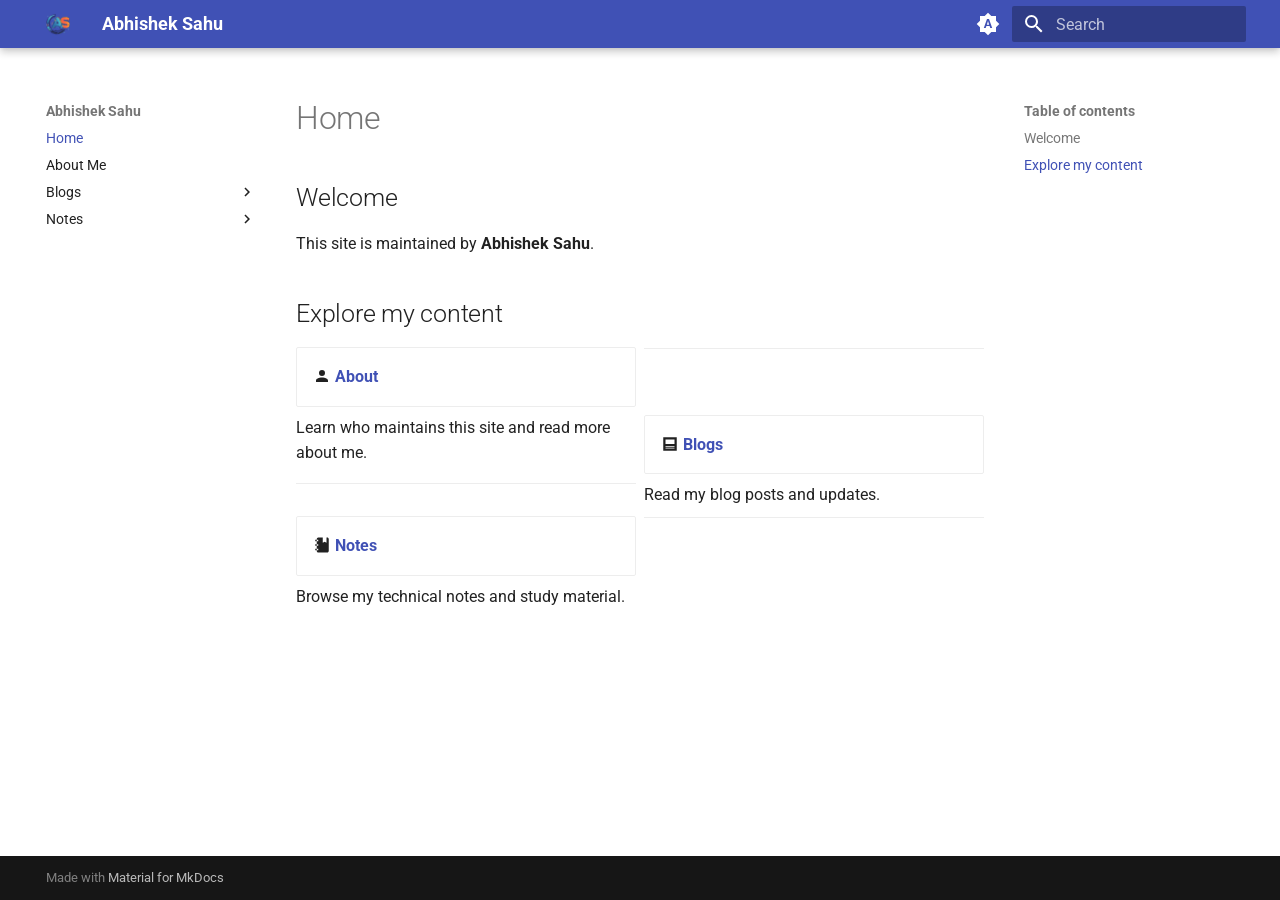
<file: index.html>
<!doctype html>
<html lang="en" class="no-js">
  <head>
    
      <meta charset="utf-8">
      <meta name="viewport" content="width=device-width,initial-scale=1">
      
      
      
      
      
        <link rel="next" href="about-me/">
      
      
        
      
      
      <link rel="icon" href="assets/favicon.ico">
      <meta name="generator" content="mkdocs-1.6.1, mkdocs-material-9.7.6">
    
    
      
        <title>Abhishek Sahu</title>
      
    
    
      <link rel="stylesheet" href="assets/stylesheets/main.484c7ddc.min.css">
      
        
        <link rel="stylesheet" href="assets/stylesheets/palette.ab4e12ef.min.css">
      
      


    
    
      
    
    
      
        
        
        <link rel="preconnect" href="https://fonts.gstatic.com" crossorigin>
        <link rel="stylesheet" href="https://fonts.googleapis.com/css?family=Roboto:300,300i,400,400i,700,700i%7CRoboto+Mono:400,400i,700,700i&display=fallback">
        <style>:root{--md-text-font:"Roboto";--md-code-font:"Roboto Mono"}</style>
      
    
    
      <link rel="stylesheet" href="assets/css/custom.css">
    
    <script>__md_scope=new URL(".",location),__md_hash=e=>[...e].reduce(((e,_)=>(e<<5)-e+_.charCodeAt(0)),0),__md_get=(e,_=localStorage,t=__md_scope)=>JSON.parse(_.getItem(t.pathname+"."+e)),__md_set=(e,_,t=localStorage,a=__md_scope)=>{try{t.setItem(a.pathname+"."+e,JSON.stringify(_))}catch(e){}}</script>
    
      

    
    
  </head>
  
  
    
    
      
    
    
    
    
    <body dir="ltr" data-md-color-scheme="default" data-md-color-primary="indigo" data-md-color-accent="indigo">
  
    
    <input class="md-toggle" data-md-toggle="drawer" type="checkbox" id="__drawer" autocomplete="off">
    <input class="md-toggle" data-md-toggle="search" type="checkbox" id="__search" autocomplete="off">
    <label class="md-overlay" for="__drawer"></label>
    <div data-md-component="skip">
      
        
        <a href="#welcome" class="md-skip">
          Skip to content
        </a>
      
    </div>
    <div data-md-component="announce">
      
    </div>
    
    
      

  

<header class="md-header md-header--shadow" data-md-component="header">
  <nav class="md-header__inner md-grid" aria-label="Header">
    <a href="." title="Abhishek Sahu" class="md-header__button md-logo" aria-label="Abhishek Sahu" data-md-component="logo">
      
  <img src="assets/logo.png" alt="logo">

    </a>
    <label class="md-header__button md-icon" for="__drawer">
      
      <svg xmlns="http://www.w3.org/2000/svg" viewBox="0 0 24 24"><path d="M3 6h18v2H3zm0 5h18v2H3zm0 5h18v2H3z"/></svg>
    </label>
    <div class="md-header__title" data-md-component="header-title">
      <div class="md-header__ellipsis">
        <div class="md-header__topic">
          <span class="md-ellipsis">
            Abhishek Sahu
          </span>
        </div>
        <div class="md-header__topic" data-md-component="header-topic">
          <span class="md-ellipsis">
            
              Home
            
          </span>
        </div>
      </div>
    </div>
    
      
        <form class="md-header__option" data-md-component="palette">
  
    
    
    
    <input class="md-option" data-md-color-media="(prefers-color-scheme)" data-md-color-scheme="default" data-md-color-primary="indigo" data-md-color-accent="indigo"  aria-label="Auto"  type="radio" name="__palette" id="__palette_0">
    
      <label class="md-header__button md-icon" title="Auto" for="__palette_1" hidden>
        <svg xmlns="http://www.w3.org/2000/svg" viewBox="0 0 24 24"><path d="m14.3 16-.7-2h-3.2l-.7 2H7.8L11 7h2l3.2 9zM20 8.69V4h-4.69L12 .69 8.69 4H4v4.69L.69 12 4 15.31V20h4.69L12 23.31 15.31 20H20v-4.69L23.31 12zm-9.15 3.96h2.3L12 9z"/></svg>
      </label>
    
  
    
    
    
    <input class="md-option" data-md-color-media="(prefers-color-scheme: light)" data-md-color-scheme="default" data-md-color-primary="indigo" data-md-color-accent="indigo"  aria-label="Light"  type="radio" name="__palette" id="__palette_1">
    
      <label class="md-header__button md-icon" title="Light" for="__palette_2" hidden>
        <svg xmlns="http://www.w3.org/2000/svg" viewBox="0 0 24 24"><path d="M12 7a5 5 0 0 1 5 5 5 5 0 0 1-5 5 5 5 0 0 1-5-5 5 5 0 0 1 5-5m0 2a3 3 0 0 0-3 3 3 3 0 0 0 3 3 3 3 0 0 0 3-3 3 3 0 0 0-3-3m0-7 2.39 3.42C13.65 5.15 12.84 5 12 5s-1.65.15-2.39.42zM3.34 7l4.16-.35A7.2 7.2 0 0 0 5.94 8.5c-.44.74-.69 1.5-.83 2.29zm.02 10 1.76-3.77a7.131 7.131 0 0 0 2.38 4.14zM20.65 7l-1.77 3.79a7.02 7.02 0 0 0-2.38-4.15zm-.01 10-4.14.36c.59-.51 1.12-1.14 1.54-1.86.42-.73.69-1.5.83-2.29zM12 22l-2.41-3.44c.74.27 1.55.44 2.41.44.82 0 1.63-.17 2.37-.44z"/></svg>
      </label>
    
  
    
    
    
    <input class="md-option" data-md-color-media="(prefers-color-scheme: dark)" data-md-color-scheme="slate" data-md-color-primary="indigo" data-md-color-accent="indigo"  aria-label="Dark"  type="radio" name="__palette" id="__palette_2">
    
      <label class="md-header__button md-icon" title="Dark" for="__palette_0" hidden>
        <svg xmlns="http://www.w3.org/2000/svg" viewBox="0 0 24 24"><path d="m17.75 4.09-2.53 1.94.91 3.06-2.63-1.81-2.63 1.81.91-3.06-2.53-1.94L12.44 4l1.06-3 1.06 3zm3.5 6.91-1.64 1.25.59 1.98-1.7-1.17-1.7 1.17.59-1.98L15.75 11l2.06-.05L18.5 9l.69 1.95zm-2.28 4.95c.83-.08 1.72 1.1 1.19 1.85-.32.45-.66.87-1.08 1.27C15.17 23 8.84 23 4.94 19.07c-3.91-3.9-3.91-10.24 0-14.14.4-.4.82-.76 1.27-1.08.75-.53 1.93.36 1.85 1.19-.27 2.86.69 5.83 2.89 8.02a9.96 9.96 0 0 0 8.02 2.89m-1.64 2.02a12.08 12.08 0 0 1-7.8-3.47c-2.17-2.19-3.33-5-3.49-7.82-2.81 3.14-2.7 7.96.31 10.98 3.02 3.01 7.84 3.12 10.98.31"/></svg>
      </label>
    
  
</form>
      
    
    
      <script>var palette=__md_get("__palette");if(palette&&palette.color){if("(prefers-color-scheme)"===palette.color.media){var media=matchMedia("(prefers-color-scheme: light)"),input=document.querySelector(media.matches?"[data-md-color-media='(prefers-color-scheme: light)']":"[data-md-color-media='(prefers-color-scheme: dark)']");palette.color.media=input.getAttribute("data-md-color-media"),palette.color.scheme=input.getAttribute("data-md-color-scheme"),palette.color.primary=input.getAttribute("data-md-color-primary"),palette.color.accent=input.getAttribute("data-md-color-accent")}for(var[key,value]of Object.entries(palette.color))document.body.setAttribute("data-md-color-"+key,value)}</script>
    
    
    
      
      
        <label class="md-header__button md-icon" for="__search">
          
          <svg xmlns="http://www.w3.org/2000/svg" viewBox="0 0 24 24"><path d="M9.5 3A6.5 6.5 0 0 1 16 9.5c0 1.61-.59 3.09-1.56 4.23l.27.27h.79l5 5-1.5 1.5-5-5v-.79l-.27-.27A6.52 6.52 0 0 1 9.5 16 6.5 6.5 0 0 1 3 9.5 6.5 6.5 0 0 1 9.5 3m0 2C7 5 5 7 5 9.5S7 14 9.5 14 14 12 14 9.5 12 5 9.5 5"/></svg>
        </label>
        <div class="md-search" data-md-component="search" role="dialog">
  <label class="md-search__overlay" for="__search"></label>
  <div class="md-search__inner" role="search">
    <form class="md-search__form" name="search">
      <input type="text" class="md-search__input" name="query" aria-label="Search" placeholder="Search" autocapitalize="off" autocorrect="off" autocomplete="off" spellcheck="false" data-md-component="search-query" required>
      <label class="md-search__icon md-icon" for="__search">
        
        <svg xmlns="http://www.w3.org/2000/svg" viewBox="0 0 24 24"><path d="M9.5 3A6.5 6.5 0 0 1 16 9.5c0 1.61-.59 3.09-1.56 4.23l.27.27h.79l5 5-1.5 1.5-5-5v-.79l-.27-.27A6.52 6.52 0 0 1 9.5 16 6.5 6.5 0 0 1 3 9.5 6.5 6.5 0 0 1 9.5 3m0 2C7 5 5 7 5 9.5S7 14 9.5 14 14 12 14 9.5 12 5 9.5 5"/></svg>
        
        <svg xmlns="http://www.w3.org/2000/svg" viewBox="0 0 24 24"><path d="M20 11v2H8l5.5 5.5-1.42 1.42L4.16 12l7.92-7.92L13.5 5.5 8 11z"/></svg>
      </label>
      <nav class="md-search__options" aria-label="Search">
        
        <button type="reset" class="md-search__icon md-icon" title="Clear" aria-label="Clear" tabindex="-1">
          
          <svg xmlns="http://www.w3.org/2000/svg" viewBox="0 0 24 24"><path d="M19 6.41 17.59 5 12 10.59 6.41 5 5 6.41 10.59 12 5 17.59 6.41 19 12 13.41 17.59 19 19 17.59 13.41 12z"/></svg>
        </button>
      </nav>
      
    </form>
    <div class="md-search__output">
      <div class="md-search__scrollwrap" tabindex="0" data-md-scrollfix>
        <div class="md-search-result" data-md-component="search-result">
          <div class="md-search-result__meta">
            Initializing search
          </div>
          <ol class="md-search-result__list" role="presentation"></ol>
        </div>
      </div>
    </div>
  </div>
</div>
      
    
    
  </nav>
  
</header>
    
    <div class="md-container" data-md-component="container">
      
      
        
          
        
      
      <main class="md-main" data-md-component="main">
        <div class="md-main__inner md-grid">
          
            
              
              <div class="md-sidebar md-sidebar--primary" data-md-component="sidebar" data-md-type="navigation" >
                <div class="md-sidebar__scrollwrap">
                  <div class="md-sidebar__inner">
                    



<nav class="md-nav md-nav--primary" aria-label="Navigation" data-md-level="0">
  <label class="md-nav__title" for="__drawer">
    <a href="." title="Abhishek Sahu" class="md-nav__button md-logo" aria-label="Abhishek Sahu" data-md-component="logo">
      
  <img src="assets/logo.png" alt="logo">

    </a>
    Abhishek Sahu
  </label>
  
  <ul class="md-nav__list" data-md-scrollfix>
    
      
      
  
  
    
  
  
  
    <li class="md-nav__item md-nav__item--active">
      
      <input class="md-nav__toggle md-toggle" type="checkbox" id="__toc">
      
      
      
        <label class="md-nav__link md-nav__link--active" for="__toc">
          
  
  
  <span class="md-ellipsis">
    
  
    Home
  

    
  </span>
  
  

          <span class="md-nav__icon md-icon"></span>
        </label>
      
      <a href="." class="md-nav__link md-nav__link--active">
        
  
  
  <span class="md-ellipsis">
    
  
    Home
  

    
  </span>
  
  

      </a>
      
        

<nav class="md-nav md-nav--secondary" aria-label="Table of contents">
  
  
  
  
    <label class="md-nav__title" for="__toc">
      <span class="md-nav__icon md-icon"></span>
      Table of contents
    </label>
    <ul class="md-nav__list" data-md-component="toc" data-md-scrollfix>
      
        <li class="md-nav__item">
  <a href="#welcome" class="md-nav__link">
    <span class="md-ellipsis">
      
        Welcome
      
    </span>
  </a>
  
</li>
      
        <li class="md-nav__item">
  <a href="#explore-my-content" class="md-nav__link">
    <span class="md-ellipsis">
      
        Explore my content
      
    </span>
  </a>
  
</li>
      
    </ul>
  
</nav>
      
    </li>
  

    
      
      
  
  
  
  
    <li class="md-nav__item">
      <a href="about-me/" class="md-nav__link">
        
  
  
  <span class="md-ellipsis">
    
  
    About Me
  

    
  </span>
  
  

      </a>
    </li>
  

    
      
      
  
  
  
  
    
    
    
    
    
    <li class="md-nav__item md-nav__item--nested">
      
        
        
        <input class="md-nav__toggle md-toggle " type="checkbox" id="__nav_3" >
        
          
          <label class="md-nav__link" for="__nav_3" id="__nav_3_label" tabindex="0">
            
  
  
  <span class="md-ellipsis">
    
  
    Blogs
  

    
  </span>
  
  

            <span class="md-nav__icon md-icon"></span>
          </label>
        
        <nav class="md-nav" data-md-level="1" aria-labelledby="__nav_3_label" aria-expanded="false">
          <label class="md-nav__title" for="__nav_3">
            <span class="md-nav__icon md-icon"></span>
            
  
    Blogs
  

          </label>
          <ul class="md-nav__list" data-md-scrollfix>
            
              
                
  
  
  
  
    <li class="md-nav__item">
      <a href="blogs/" class="md-nav__link">
        
  
  
  <span class="md-ellipsis">
    
  
    Index
  

    
  </span>
  
  

      </a>
    </li>
  

              
            
          </ul>
        </nav>
      
    </li>
  

    
      
      
  
  
  
  
    
    
    
    
    
    <li class="md-nav__item md-nav__item--nested">
      
        
        
        <input class="md-nav__toggle md-toggle " type="checkbox" id="__nav_4" >
        
          
          <label class="md-nav__link" for="__nav_4" id="__nav_4_label" tabindex="0">
            
  
  
  <span class="md-ellipsis">
    
  
    Notes
  

    
  </span>
  
  

            <span class="md-nav__icon md-icon"></span>
          </label>
        
        <nav class="md-nav" data-md-level="1" aria-labelledby="__nav_4_label" aria-expanded="false">
          <label class="md-nav__title" for="__nav_4">
            <span class="md-nav__icon md-icon"></span>
            
  
    Notes
  

          </label>
          <ul class="md-nav__list" data-md-scrollfix>
            
              
                
  
  
  
  
    <li class="md-nav__item">
      <a href="notes/" class="md-nav__link">
        
  
  
  <span class="md-ellipsis">
    
  
    Index
  

    
  </span>
  
  

      </a>
    </li>
  

              
            
              
                
  
  
  
  
    
    
    
    
    
    <li class="md-nav__item md-nav__item--nested">
      
        
        
        <input class="md-nav__toggle md-toggle " type="checkbox" id="__nav_4_2" >
        
          
          <label class="md-nav__link" for="__nav_4_2" id="__nav_4_2_label" tabindex="0">
            
  
  
  <span class="md-ellipsis">
    
  
    Lld
  

    
  </span>
  
  

            <span class="md-nav__icon md-icon"></span>
          </label>
        
        <nav class="md-nav" data-md-level="2" aria-labelledby="__nav_4_2_label" aria-expanded="false">
          <label class="md-nav__title" for="__nav_4_2">
            <span class="md-nav__icon md-icon"></span>
            
  
    Lld
  

          </label>
          <ul class="md-nav__list" data-md-scrollfix>
            
              
                
  
  
  
  
    
    
    
    
    
    <li class="md-nav__item md-nav__item--nested">
      
        
        
        <input class="md-nav__toggle md-toggle " type="checkbox" id="__nav_4_2_1" >
        
          
          <label class="md-nav__link" for="__nav_4_2_1" id="__nav_4_2_1_label" tabindex="0">
            
  
  
  <span class="md-ellipsis">
    
  
    Creational
  

    
  </span>
  
  

            <span class="md-nav__icon md-icon"></span>
          </label>
        
        <nav class="md-nav" data-md-level="3" aria-labelledby="__nav_4_2_1_label" aria-expanded="false">
          <label class="md-nav__title" for="__nav_4_2_1">
            <span class="md-nav__icon md-icon"></span>
            
  
    Creational
  

          </label>
          <ul class="md-nav__list" data-md-scrollfix>
            
              
                
  
  
  
  
    <li class="md-nav__item">
      <a href="notes/lld/creational/factory/" class="md-nav__link">
        
  
  
  <span class="md-ellipsis">
    
  
    Factory Design Pattern (Java)
  

    
  </span>
  
  

      </a>
    </li>
  

              
            
          </ul>
        </nav>
      
    </li>
  

              
            
          </ul>
        </nav>
      
    </li>
  

              
            
          </ul>
        </nav>
      
    </li>
  

    
  </ul>
</nav>
                  </div>
                </div>
              </div>
            
            
              
              <div class="md-sidebar md-sidebar--secondary" data-md-component="sidebar" data-md-type="toc" >
                <div class="md-sidebar__scrollwrap">
                  <div class="md-sidebar__inner">
                    

<nav class="md-nav md-nav--secondary" aria-label="Table of contents">
  
  
  
  
    <label class="md-nav__title" for="__toc">
      <span class="md-nav__icon md-icon"></span>
      Table of contents
    </label>
    <ul class="md-nav__list" data-md-component="toc" data-md-scrollfix>
      
        <li class="md-nav__item">
  <a href="#welcome" class="md-nav__link">
    <span class="md-ellipsis">
      
        Welcome
      
    </span>
  </a>
  
</li>
      
        <li class="md-nav__item">
  <a href="#explore-my-content" class="md-nav__link">
    <span class="md-ellipsis">
      
        Explore my content
      
    </span>
  </a>
  
</li>
      
    </ul>
  
</nav>
                  </div>
                </div>
              </div>
            
          
          
            <div class="md-content" data-md-component="content">
              
              <article class="md-content__inner md-typeset">
                
                  



  <h1>Home</h1>

<h2 id="welcome">Welcome</h2>
<p>This site is maintained by <strong>Abhishek Sahu</strong>.</p>
<h2 id="explore-my-content">Explore my content</h2>
<div class="grid cards">
<ul>
<li><span class="twemoji"><svg xmlns="http://www.w3.org/2000/svg" viewBox="0 0 24 24"><path d="M12 4a4 4 0 0 1 4 4 4 4 0 0 1-4 4 4 4 0 0 1-4-4 4 4 0 0 1 4-4m0 10c4.42 0 8 1.79 8 4v2H4v-2c0-2.21 3.58-4 8-4"/></svg></span> <strong><a href="about-me/">About</a></strong></li>
</ul>
<hr />
<p>Learn who maintains this site and read more about me.</p>
<ul>
<li><span class="twemoji"><svg xmlns="http://www.w3.org/2000/svg" viewBox="0 0 24 24"><path d="M3 3v18h18V3zm15 15H6v-1h12zm0-2H6v-1h12zm0-4H6V6h12z"/></svg></span> <strong><a href="blogs/">Blogs</a></strong></li>
</ul>
<hr />
<p>Read my blog posts and updates.</p>
<ul>
<li><span class="twemoji"><svg xmlns="http://www.w3.org/2000/svg" viewBox="0 0 24 24"><path d="M3 7V5h2V4a2 2 0 0 1 2-2h6v7l2.5-1.5L18 9V2h1c1.05 0 2 .95 2 2v16c0 1.05-.95 2-2 2H7c-1.05 0-2-.95-2-2v-1H3v-2h2v-4H3v-2h2V7zm4 4H5v2h2zm0-4V5H5v2zm0 12v-2H5v2z"/></svg></span> <strong><a href="notes/">Notes</a></strong></li>
</ul>
<hr />
<p>Browse my technical notes and study material.</p>
</div>












                
              </article>
            </div>
          
          
<script>var target=document.getElementById(location.hash.slice(1));target&&target.name&&(target.checked=target.name.startsWith("__tabbed_"))</script>
        </div>
        
      </main>
      
        <footer class="md-footer">
  
  <div class="md-footer-meta md-typeset">
    <div class="md-footer-meta__inner md-grid">
      <div class="md-copyright">
  
  
    Made with
    <a href="https://squidfunk.github.io/mkdocs-material/" target="_blank" rel="noopener">
      Material for MkDocs
    </a>
  
</div>
      
    </div>
  </div>
</footer>
      
    </div>
    <div class="md-dialog" data-md-component="dialog">
      <div class="md-dialog__inner md-typeset"></div>
    </div>
    
    
    
      
      
      <script id="__config" type="application/json">{"annotate": null, "base": ".", "features": [], "search": "assets/javascripts/workers/search.2c215733.min.js", "tags": null, "translations": {"clipboard.copied": "Copied to clipboard", "clipboard.copy": "Copy to clipboard", "search.result.more.one": "1 more on this page", "search.result.more.other": "# more on this page", "search.result.none": "No matching documents", "search.result.one": "1 matching document", "search.result.other": "# matching documents", "search.result.placeholder": "Type to start searching", "search.result.term.missing": "Missing", "select.version": "Select version"}, "version": null}</script>
    
    
      <script src="assets/javascripts/bundle.79ae519e.min.js"></script>
      
    
  </body>
</html>
</file>
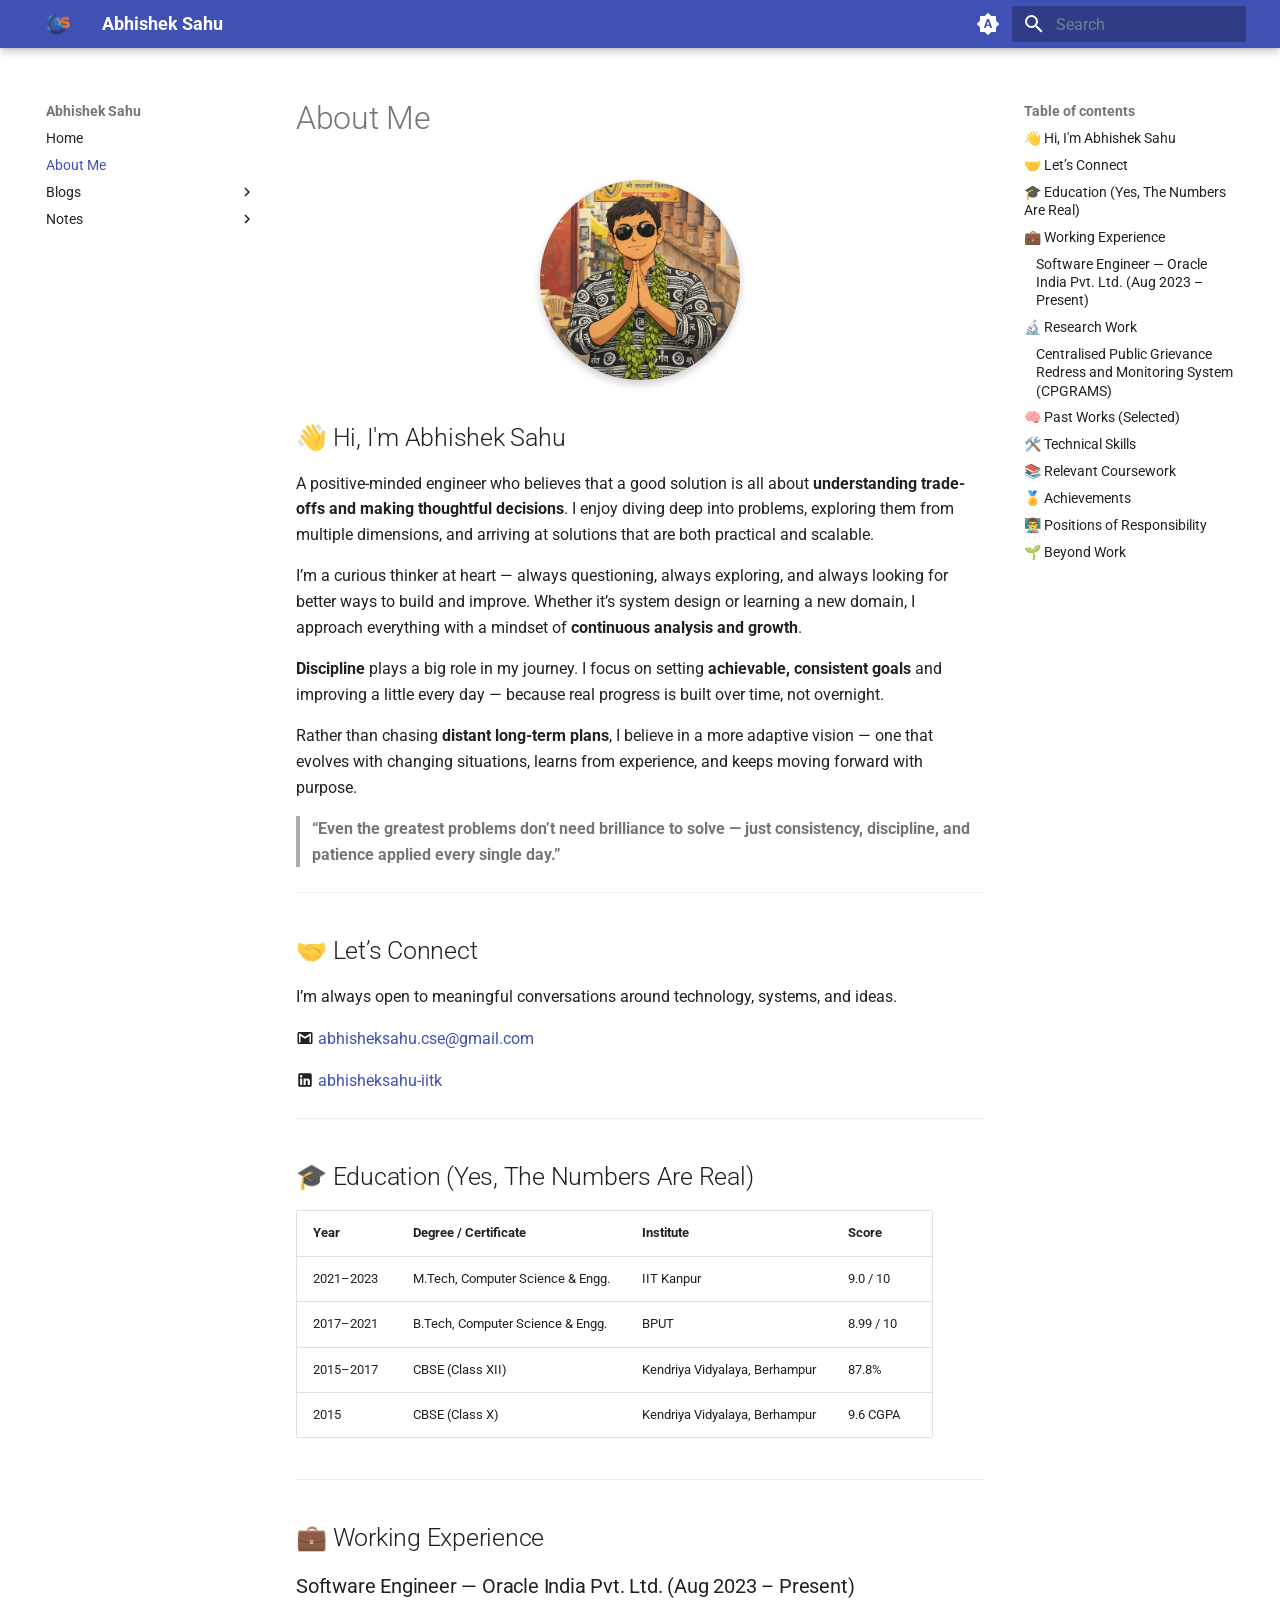
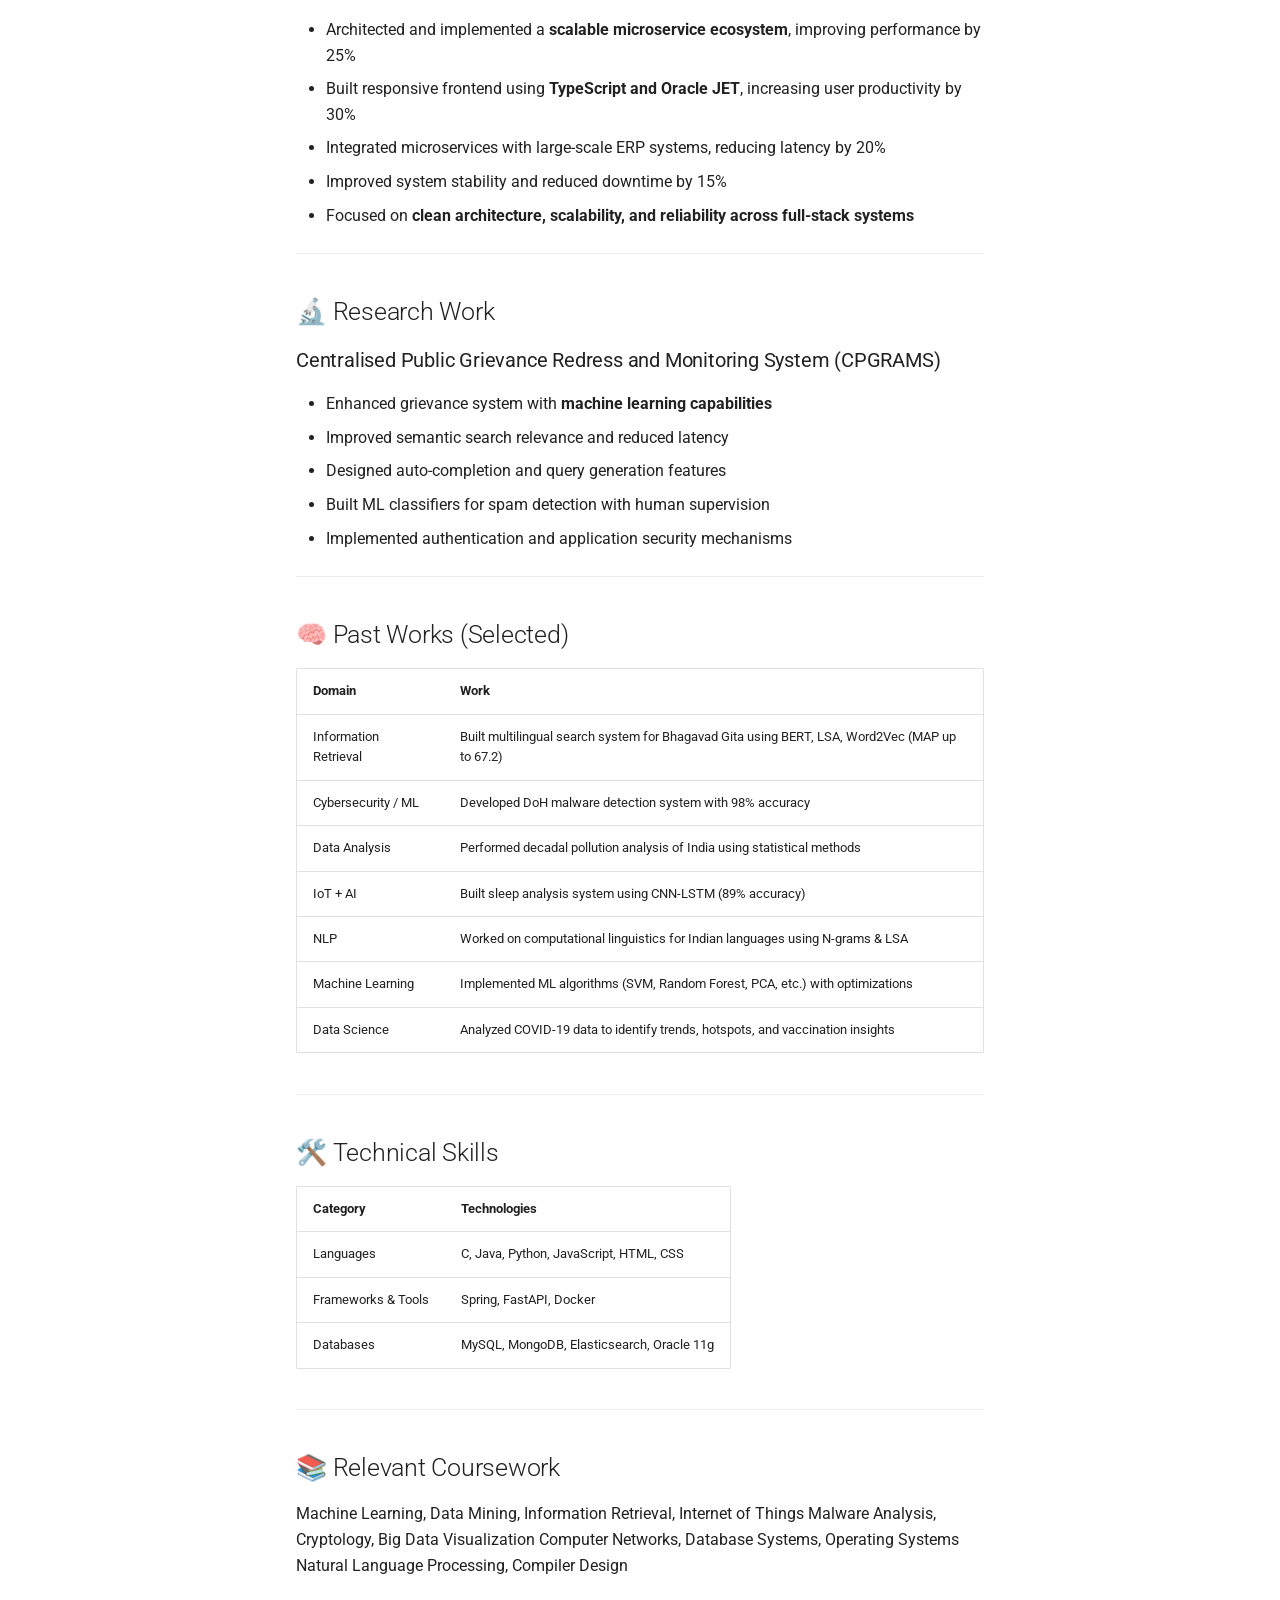
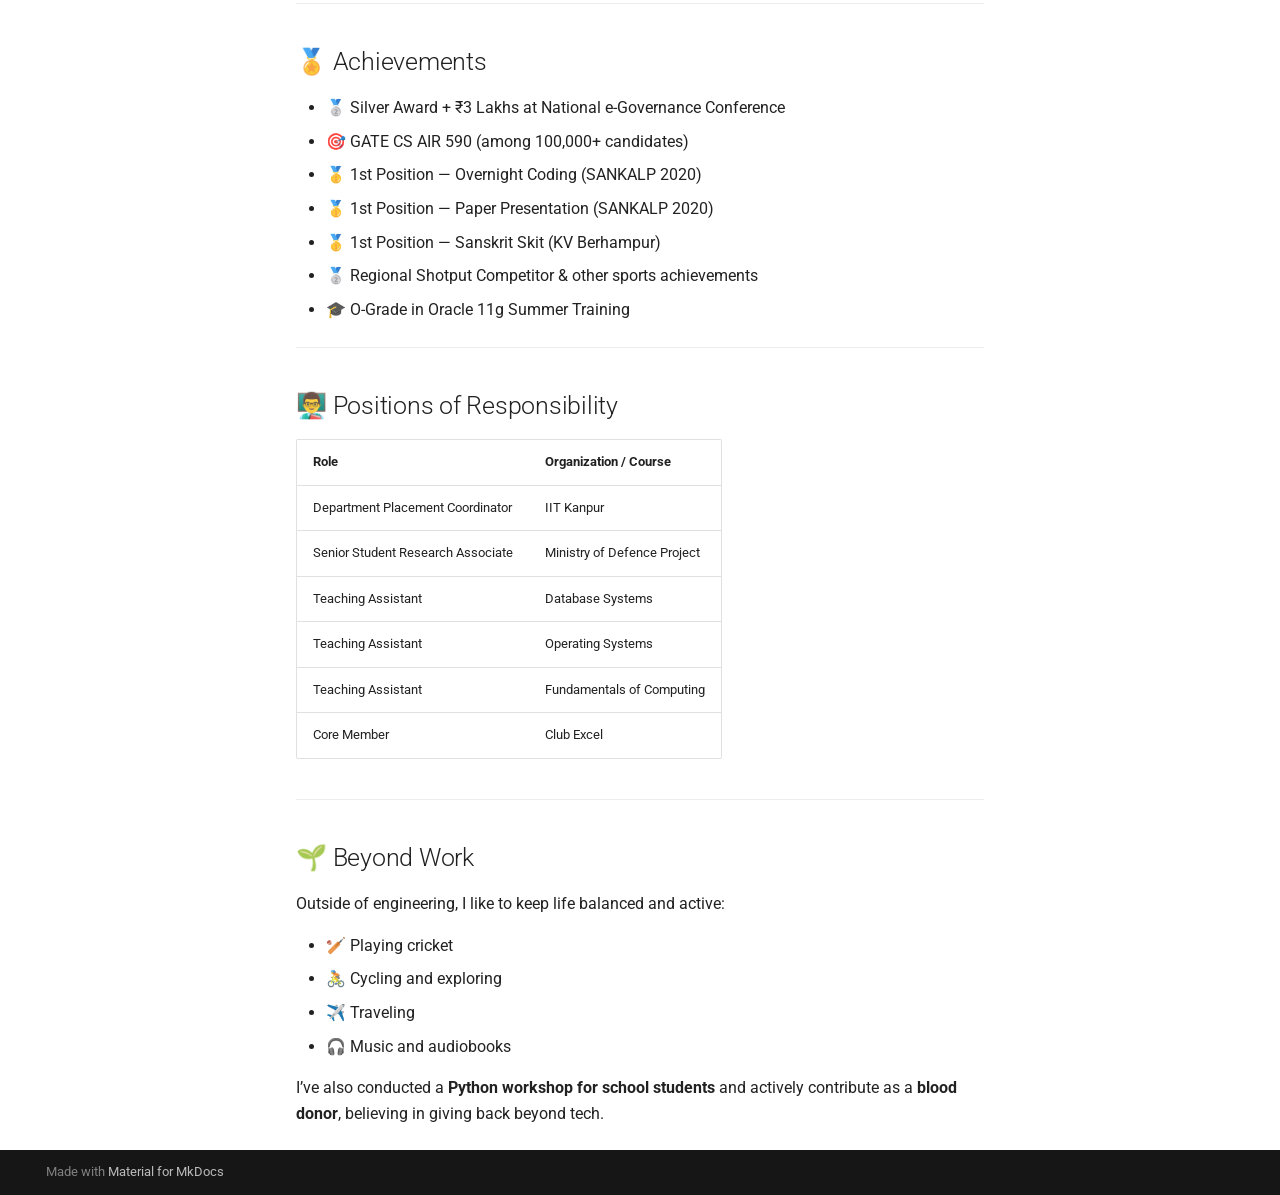
<file: about-me/index.html>
<!doctype html>
<html lang="en" class="no-js">
  <head>
    
      <meta charset="utf-8">
      <meta name="viewport" content="width=device-width,initial-scale=1">
      
      
      
      
        <link rel="prev" href="..">
      
      
        <link rel="next" href="../blogs/">
      
      
        
      
      
      <link rel="icon" href="../assets/favicon.ico">
      <meta name="generator" content="mkdocs-1.6.1, mkdocs-material-9.7.6">
    
    
      
        <title>About Me - Abhishek Sahu</title>
      
    
    
      <link rel="stylesheet" href="../assets/stylesheets/main.484c7ddc.min.css">
      
        
        <link rel="stylesheet" href="../assets/stylesheets/palette.ab4e12ef.min.css">
      
      


    
    
      
    
    
      
        
        
        <link rel="preconnect" href="https://fonts.gstatic.com" crossorigin>
        <link rel="stylesheet" href="https://fonts.googleapis.com/css?family=Roboto:300,300i,400,400i,700,700i%7CRoboto+Mono:400,400i,700,700i&display=fallback">
        <style>:root{--md-text-font:"Roboto";--md-code-font:"Roboto Mono"}</style>
      
    
    
      <link rel="stylesheet" href="../assets/css/custom.css">
    
    <script>__md_scope=new URL("..",location),__md_hash=e=>[...e].reduce(((e,_)=>(e<<5)-e+_.charCodeAt(0)),0),__md_get=(e,_=localStorage,t=__md_scope)=>JSON.parse(_.getItem(t.pathname+"."+e)),__md_set=(e,_,t=localStorage,a=__md_scope)=>{try{t.setItem(a.pathname+"."+e,JSON.stringify(_))}catch(e){}}</script>
    
      

    
    
  </head>
  
  
    
    
      
    
    
    
    
    <body dir="ltr" data-md-color-scheme="default" data-md-color-primary="indigo" data-md-color-accent="indigo">
  
    
    <input class="md-toggle" data-md-toggle="drawer" type="checkbox" id="__drawer" autocomplete="off">
    <input class="md-toggle" data-md-toggle="search" type="checkbox" id="__search" autocomplete="off">
    <label class="md-overlay" for="__drawer"></label>
    <div data-md-component="skip">
      
        
        <a href="#about-me" class="md-skip">
          Skip to content
        </a>
      
    </div>
    <div data-md-component="announce">
      
    </div>
    
    
      

  

<header class="md-header md-header--shadow" data-md-component="header">
  <nav class="md-header__inner md-grid" aria-label="Header">
    <a href=".." title="Abhishek Sahu" class="md-header__button md-logo" aria-label="Abhishek Sahu" data-md-component="logo">
      
  <img src="../assets/logo.png" alt="logo">

    </a>
    <label class="md-header__button md-icon" for="__drawer">
      
      <svg xmlns="http://www.w3.org/2000/svg" viewBox="0 0 24 24"><path d="M3 6h18v2H3zm0 5h18v2H3zm0 5h18v2H3z"/></svg>
    </label>
    <div class="md-header__title" data-md-component="header-title">
      <div class="md-header__ellipsis">
        <div class="md-header__topic">
          <span class="md-ellipsis">
            Abhishek Sahu
          </span>
        </div>
        <div class="md-header__topic" data-md-component="header-topic">
          <span class="md-ellipsis">
            
              About Me
            
          </span>
        </div>
      </div>
    </div>
    
      
        <form class="md-header__option" data-md-component="palette">
  
    
    
    
    <input class="md-option" data-md-color-media="(prefers-color-scheme)" data-md-color-scheme="default" data-md-color-primary="indigo" data-md-color-accent="indigo"  aria-label="Auto"  type="radio" name="__palette" id="__palette_0">
    
      <label class="md-header__button md-icon" title="Auto" for="__palette_1" hidden>
        <svg xmlns="http://www.w3.org/2000/svg" viewBox="0 0 24 24"><path d="m14.3 16-.7-2h-3.2l-.7 2H7.8L11 7h2l3.2 9zM20 8.69V4h-4.69L12 .69 8.69 4H4v4.69L.69 12 4 15.31V20h4.69L12 23.31 15.31 20H20v-4.69L23.31 12zm-9.15 3.96h2.3L12 9z"/></svg>
      </label>
    
  
    
    
    
    <input class="md-option" data-md-color-media="(prefers-color-scheme: light)" data-md-color-scheme="default" data-md-color-primary="indigo" data-md-color-accent="indigo"  aria-label="Light"  type="radio" name="__palette" id="__palette_1">
    
      <label class="md-header__button md-icon" title="Light" for="__palette_2" hidden>
        <svg xmlns="http://www.w3.org/2000/svg" viewBox="0 0 24 24"><path d="M12 7a5 5 0 0 1 5 5 5 5 0 0 1-5 5 5 5 0 0 1-5-5 5 5 0 0 1 5-5m0 2a3 3 0 0 0-3 3 3 3 0 0 0 3 3 3 3 0 0 0 3-3 3 3 0 0 0-3-3m0-7 2.39 3.42C13.65 5.15 12.84 5 12 5s-1.65.15-2.39.42zM3.34 7l4.16-.35A7.2 7.2 0 0 0 5.94 8.5c-.44.74-.69 1.5-.83 2.29zm.02 10 1.76-3.77a7.131 7.131 0 0 0 2.38 4.14zM20.65 7l-1.77 3.79a7.02 7.02 0 0 0-2.38-4.15zm-.01 10-4.14.36c.59-.51 1.12-1.14 1.54-1.86.42-.73.69-1.5.83-2.29zM12 22l-2.41-3.44c.74.27 1.55.44 2.41.44.82 0 1.63-.17 2.37-.44z"/></svg>
      </label>
    
  
    
    
    
    <input class="md-option" data-md-color-media="(prefers-color-scheme: dark)" data-md-color-scheme="slate" data-md-color-primary="indigo" data-md-color-accent="indigo"  aria-label="Dark"  type="radio" name="__palette" id="__palette_2">
    
      <label class="md-header__button md-icon" title="Dark" for="__palette_0" hidden>
        <svg xmlns="http://www.w3.org/2000/svg" viewBox="0 0 24 24"><path d="m17.75 4.09-2.53 1.94.91 3.06-2.63-1.81-2.63 1.81.91-3.06-2.53-1.94L12.44 4l1.06-3 1.06 3zm3.5 6.91-1.64 1.25.59 1.98-1.7-1.17-1.7 1.17.59-1.98L15.75 11l2.06-.05L18.5 9l.69 1.95zm-2.28 4.95c.83-.08 1.72 1.1 1.19 1.85-.32.45-.66.87-1.08 1.27C15.17 23 8.84 23 4.94 19.07c-3.91-3.9-3.91-10.24 0-14.14.4-.4.82-.76 1.27-1.08.75-.53 1.93.36 1.85 1.19-.27 2.86.69 5.83 2.89 8.02a9.96 9.96 0 0 0 8.02 2.89m-1.64 2.02a12.08 12.08 0 0 1-7.8-3.47c-2.17-2.19-3.33-5-3.49-7.82-2.81 3.14-2.7 7.96.31 10.98 3.02 3.01 7.84 3.12 10.98.31"/></svg>
      </label>
    
  
</form>
      
    
    
      <script>var palette=__md_get("__palette");if(palette&&palette.color){if("(prefers-color-scheme)"===palette.color.media){var media=matchMedia("(prefers-color-scheme: light)"),input=document.querySelector(media.matches?"[data-md-color-media='(prefers-color-scheme: light)']":"[data-md-color-media='(prefers-color-scheme: dark)']");palette.color.media=input.getAttribute("data-md-color-media"),palette.color.scheme=input.getAttribute("data-md-color-scheme"),palette.color.primary=input.getAttribute("data-md-color-primary"),palette.color.accent=input.getAttribute("data-md-color-accent")}for(var[key,value]of Object.entries(palette.color))document.body.setAttribute("data-md-color-"+key,value)}</script>
    
    
    
      
      
        <label class="md-header__button md-icon" for="__search">
          
          <svg xmlns="http://www.w3.org/2000/svg" viewBox="0 0 24 24"><path d="M9.5 3A6.5 6.5 0 0 1 16 9.5c0 1.61-.59 3.09-1.56 4.23l.27.27h.79l5 5-1.5 1.5-5-5v-.79l-.27-.27A6.52 6.52 0 0 1 9.5 16 6.5 6.5 0 0 1 3 9.5 6.5 6.5 0 0 1 9.5 3m0 2C7 5 5 7 5 9.5S7 14 9.5 14 14 12 14 9.5 12 5 9.5 5"/></svg>
        </label>
        <div class="md-search" data-md-component="search" role="dialog">
  <label class="md-search__overlay" for="__search"></label>
  <div class="md-search__inner" role="search">
    <form class="md-search__form" name="search">
      <input type="text" class="md-search__input" name="query" aria-label="Search" placeholder="Search" autocapitalize="off" autocorrect="off" autocomplete="off" spellcheck="false" data-md-component="search-query" required>
      <label class="md-search__icon md-icon" for="__search">
        
        <svg xmlns="http://www.w3.org/2000/svg" viewBox="0 0 24 24"><path d="M9.5 3A6.5 6.5 0 0 1 16 9.5c0 1.61-.59 3.09-1.56 4.23l.27.27h.79l5 5-1.5 1.5-5-5v-.79l-.27-.27A6.52 6.52 0 0 1 9.5 16 6.5 6.5 0 0 1 3 9.5 6.5 6.5 0 0 1 9.5 3m0 2C7 5 5 7 5 9.5S7 14 9.5 14 14 12 14 9.5 12 5 9.5 5"/></svg>
        
        <svg xmlns="http://www.w3.org/2000/svg" viewBox="0 0 24 24"><path d="M20 11v2H8l5.5 5.5-1.42 1.42L4.16 12l7.92-7.92L13.5 5.5 8 11z"/></svg>
      </label>
      <nav class="md-search__options" aria-label="Search">
        
        <button type="reset" class="md-search__icon md-icon" title="Clear" aria-label="Clear" tabindex="-1">
          
          <svg xmlns="http://www.w3.org/2000/svg" viewBox="0 0 24 24"><path d="M19 6.41 17.59 5 12 10.59 6.41 5 5 6.41 10.59 12 5 17.59 6.41 19 12 13.41 17.59 19 19 17.59 13.41 12z"/></svg>
        </button>
      </nav>
      
    </form>
    <div class="md-search__output">
      <div class="md-search__scrollwrap" tabindex="0" data-md-scrollfix>
        <div class="md-search-result" data-md-component="search-result">
          <div class="md-search-result__meta">
            Initializing search
          </div>
          <ol class="md-search-result__list" role="presentation"></ol>
        </div>
      </div>
    </div>
  </div>
</div>
      
    
    
  </nav>
  
</header>
    
    <div class="md-container" data-md-component="container">
      
      
        
          
        
      
      <main class="md-main" data-md-component="main">
        <div class="md-main__inner md-grid">
          
            
              
              <div class="md-sidebar md-sidebar--primary" data-md-component="sidebar" data-md-type="navigation" >
                <div class="md-sidebar__scrollwrap">
                  <div class="md-sidebar__inner">
                    



<nav class="md-nav md-nav--primary" aria-label="Navigation" data-md-level="0">
  <label class="md-nav__title" for="__drawer">
    <a href=".." title="Abhishek Sahu" class="md-nav__button md-logo" aria-label="Abhishek Sahu" data-md-component="logo">
      
  <img src="../assets/logo.png" alt="logo">

    </a>
    Abhishek Sahu
  </label>
  
  <ul class="md-nav__list" data-md-scrollfix>
    
      
      
  
  
  
  
    <li class="md-nav__item">
      <a href=".." class="md-nav__link">
        
  
  
  <span class="md-ellipsis">
    
  
    Home
  

    
  </span>
  
  

      </a>
    </li>
  

    
      
      
  
  
    
  
  
  
    <li class="md-nav__item md-nav__item--active">
      
      <input class="md-nav__toggle md-toggle" type="checkbox" id="__toc">
      
      
        
      
      
        <label class="md-nav__link md-nav__link--active" for="__toc">
          
  
  
  <span class="md-ellipsis">
    
  
    About Me
  

    
  </span>
  
  

          <span class="md-nav__icon md-icon"></span>
        </label>
      
      <a href="./" class="md-nav__link md-nav__link--active">
        
  
  
  <span class="md-ellipsis">
    
  
    About Me
  

    
  </span>
  
  

      </a>
      
        

<nav class="md-nav md-nav--secondary" aria-label="Table of contents">
  
  
  
    
  
  
    <label class="md-nav__title" for="__toc">
      <span class="md-nav__icon md-icon"></span>
      Table of contents
    </label>
    <ul class="md-nav__list" data-md-component="toc" data-md-scrollfix>
      
        <li class="md-nav__item">
  <a href="#hi-im-abhishek-sahu" class="md-nav__link">
    <span class="md-ellipsis">
      
        👋 Hi, I'm Abhishek Sahu
      
    </span>
  </a>
  
</li>
      
        <li class="md-nav__item">
  <a href="#lets-connect" class="md-nav__link">
    <span class="md-ellipsis">
      
        🤝 Let’s Connect
      
    </span>
  </a>
  
</li>
      
        <li class="md-nav__item">
  <a href="#education-yes-the-numbers-are-real" class="md-nav__link">
    <span class="md-ellipsis">
      
        🎓 Education (Yes, The Numbers Are Real)
      
    </span>
  </a>
  
</li>
      
        <li class="md-nav__item">
  <a href="#working-experience" class="md-nav__link">
    <span class="md-ellipsis">
      
        💼 Working Experience
      
    </span>
  </a>
  
    <nav class="md-nav" aria-label="💼 Working Experience">
      <ul class="md-nav__list">
        
          <li class="md-nav__item">
  <a href="#software-engineer-oracle-india-pvt-ltd-aug-2023-present" class="md-nav__link">
    <span class="md-ellipsis">
      
        Software Engineer — Oracle India Pvt. Ltd. (Aug 2023 – Present)
      
    </span>
  </a>
  
</li>
        
      </ul>
    </nav>
  
</li>
      
        <li class="md-nav__item">
  <a href="#research-work" class="md-nav__link">
    <span class="md-ellipsis">
      
        🔬 Research Work
      
    </span>
  </a>
  
    <nav class="md-nav" aria-label="🔬 Research Work">
      <ul class="md-nav__list">
        
          <li class="md-nav__item">
  <a href="#centralised-public-grievance-redress-and-monitoring-system-cpgrams" class="md-nav__link">
    <span class="md-ellipsis">
      
        Centralised Public Grievance Redress and Monitoring System (CPGRAMS)
      
    </span>
  </a>
  
</li>
        
      </ul>
    </nav>
  
</li>
      
        <li class="md-nav__item">
  <a href="#past-works-selected" class="md-nav__link">
    <span class="md-ellipsis">
      
        🧠 Past Works (Selected)
      
    </span>
  </a>
  
</li>
      
        <li class="md-nav__item">
  <a href="#technical-skills" class="md-nav__link">
    <span class="md-ellipsis">
      
        🛠️ Technical Skills
      
    </span>
  </a>
  
</li>
      
        <li class="md-nav__item">
  <a href="#relevant-coursework" class="md-nav__link">
    <span class="md-ellipsis">
      
        📚 Relevant Coursework
      
    </span>
  </a>
  
</li>
      
        <li class="md-nav__item">
  <a href="#achievements" class="md-nav__link">
    <span class="md-ellipsis">
      
        🏅 Achievements
      
    </span>
  </a>
  
</li>
      
        <li class="md-nav__item">
  <a href="#positions-of-responsibility" class="md-nav__link">
    <span class="md-ellipsis">
      
        👨‍🏫 Positions of Responsibility
      
    </span>
  </a>
  
</li>
      
        <li class="md-nav__item">
  <a href="#beyond-work" class="md-nav__link">
    <span class="md-ellipsis">
      
        🌱 Beyond Work
      
    </span>
  </a>
  
</li>
      
    </ul>
  
</nav>
      
    </li>
  

    
      
      
  
  
  
  
    
    
    
    
    
    <li class="md-nav__item md-nav__item--nested">
      
        
        
        <input class="md-nav__toggle md-toggle " type="checkbox" id="__nav_3" >
        
          
          <label class="md-nav__link" for="__nav_3" id="__nav_3_label" tabindex="0">
            
  
  
  <span class="md-ellipsis">
    
  
    Blogs
  

    
  </span>
  
  

            <span class="md-nav__icon md-icon"></span>
          </label>
        
        <nav class="md-nav" data-md-level="1" aria-labelledby="__nav_3_label" aria-expanded="false">
          <label class="md-nav__title" for="__nav_3">
            <span class="md-nav__icon md-icon"></span>
            
  
    Blogs
  

          </label>
          <ul class="md-nav__list" data-md-scrollfix>
            
              
                
  
  
  
  
    <li class="md-nav__item">
      <a href="../blogs/" class="md-nav__link">
        
  
  
  <span class="md-ellipsis">
    
  
    Index
  

    
  </span>
  
  

      </a>
    </li>
  

              
            
          </ul>
        </nav>
      
    </li>
  

    
      
      
  
  
  
  
    
    
    
    
    
    <li class="md-nav__item md-nav__item--nested">
      
        
        
        <input class="md-nav__toggle md-toggle " type="checkbox" id="__nav_4" >
        
          
          <label class="md-nav__link" for="__nav_4" id="__nav_4_label" tabindex="0">
            
  
  
  <span class="md-ellipsis">
    
  
    Notes
  

    
  </span>
  
  

            <span class="md-nav__icon md-icon"></span>
          </label>
        
        <nav class="md-nav" data-md-level="1" aria-labelledby="__nav_4_label" aria-expanded="false">
          <label class="md-nav__title" for="__nav_4">
            <span class="md-nav__icon md-icon"></span>
            
  
    Notes
  

          </label>
          <ul class="md-nav__list" data-md-scrollfix>
            
              
                
  
  
  
  
    <li class="md-nav__item">
      <a href="../notes/" class="md-nav__link">
        
  
  
  <span class="md-ellipsis">
    
  
    Index
  

    
  </span>
  
  

      </a>
    </li>
  

              
            
              
                
  
  
  
  
    
    
    
    
    
    <li class="md-nav__item md-nav__item--nested">
      
        
        
        <input class="md-nav__toggle md-toggle " type="checkbox" id="__nav_4_2" >
        
          
          <label class="md-nav__link" for="__nav_4_2" id="__nav_4_2_label" tabindex="0">
            
  
  
  <span class="md-ellipsis">
    
  
    Lld
  

    
  </span>
  
  

            <span class="md-nav__icon md-icon"></span>
          </label>
        
        <nav class="md-nav" data-md-level="2" aria-labelledby="__nav_4_2_label" aria-expanded="false">
          <label class="md-nav__title" for="__nav_4_2">
            <span class="md-nav__icon md-icon"></span>
            
  
    Lld
  

          </label>
          <ul class="md-nav__list" data-md-scrollfix>
            
              
                
  
  
  
  
    
    
    
    
    
    <li class="md-nav__item md-nav__item--nested">
      
        
        
        <input class="md-nav__toggle md-toggle " type="checkbox" id="__nav_4_2_1" >
        
          
          <label class="md-nav__link" for="__nav_4_2_1" id="__nav_4_2_1_label" tabindex="0">
            
  
  
  <span class="md-ellipsis">
    
  
    Creational
  

    
  </span>
  
  

            <span class="md-nav__icon md-icon"></span>
          </label>
        
        <nav class="md-nav" data-md-level="3" aria-labelledby="__nav_4_2_1_label" aria-expanded="false">
          <label class="md-nav__title" for="__nav_4_2_1">
            <span class="md-nav__icon md-icon"></span>
            
  
    Creational
  

          </label>
          <ul class="md-nav__list" data-md-scrollfix>
            
              
                
  
  
  
  
    <li class="md-nav__item">
      <a href="../notes/lld/creational/factory/" class="md-nav__link">
        
  
  
  <span class="md-ellipsis">
    
  
    Factory Design Pattern (Java)
  

    
  </span>
  
  

      </a>
    </li>
  

              
            
          </ul>
        </nav>
      
    </li>
  

              
            
          </ul>
        </nav>
      
    </li>
  

              
            
          </ul>
        </nav>
      
    </li>
  

    
  </ul>
</nav>
                  </div>
                </div>
              </div>
            
            
              
              <div class="md-sidebar md-sidebar--secondary" data-md-component="sidebar" data-md-type="toc" >
                <div class="md-sidebar__scrollwrap">
                  <div class="md-sidebar__inner">
                    

<nav class="md-nav md-nav--secondary" aria-label="Table of contents">
  
  
  
    
  
  
    <label class="md-nav__title" for="__toc">
      <span class="md-nav__icon md-icon"></span>
      Table of contents
    </label>
    <ul class="md-nav__list" data-md-component="toc" data-md-scrollfix>
      
        <li class="md-nav__item">
  <a href="#hi-im-abhishek-sahu" class="md-nav__link">
    <span class="md-ellipsis">
      
        👋 Hi, I'm Abhishek Sahu
      
    </span>
  </a>
  
</li>
      
        <li class="md-nav__item">
  <a href="#lets-connect" class="md-nav__link">
    <span class="md-ellipsis">
      
        🤝 Let’s Connect
      
    </span>
  </a>
  
</li>
      
        <li class="md-nav__item">
  <a href="#education-yes-the-numbers-are-real" class="md-nav__link">
    <span class="md-ellipsis">
      
        🎓 Education (Yes, The Numbers Are Real)
      
    </span>
  </a>
  
</li>
      
        <li class="md-nav__item">
  <a href="#working-experience" class="md-nav__link">
    <span class="md-ellipsis">
      
        💼 Working Experience
      
    </span>
  </a>
  
    <nav class="md-nav" aria-label="💼 Working Experience">
      <ul class="md-nav__list">
        
          <li class="md-nav__item">
  <a href="#software-engineer-oracle-india-pvt-ltd-aug-2023-present" class="md-nav__link">
    <span class="md-ellipsis">
      
        Software Engineer — Oracle India Pvt. Ltd. (Aug 2023 – Present)
      
    </span>
  </a>
  
</li>
        
      </ul>
    </nav>
  
</li>
      
        <li class="md-nav__item">
  <a href="#research-work" class="md-nav__link">
    <span class="md-ellipsis">
      
        🔬 Research Work
      
    </span>
  </a>
  
    <nav class="md-nav" aria-label="🔬 Research Work">
      <ul class="md-nav__list">
        
          <li class="md-nav__item">
  <a href="#centralised-public-grievance-redress-and-monitoring-system-cpgrams" class="md-nav__link">
    <span class="md-ellipsis">
      
        Centralised Public Grievance Redress and Monitoring System (CPGRAMS)
      
    </span>
  </a>
  
</li>
        
      </ul>
    </nav>
  
</li>
      
        <li class="md-nav__item">
  <a href="#past-works-selected" class="md-nav__link">
    <span class="md-ellipsis">
      
        🧠 Past Works (Selected)
      
    </span>
  </a>
  
</li>
      
        <li class="md-nav__item">
  <a href="#technical-skills" class="md-nav__link">
    <span class="md-ellipsis">
      
        🛠️ Technical Skills
      
    </span>
  </a>
  
</li>
      
        <li class="md-nav__item">
  <a href="#relevant-coursework" class="md-nav__link">
    <span class="md-ellipsis">
      
        📚 Relevant Coursework
      
    </span>
  </a>
  
</li>
      
        <li class="md-nav__item">
  <a href="#achievements" class="md-nav__link">
    <span class="md-ellipsis">
      
        🏅 Achievements
      
    </span>
  </a>
  
</li>
      
        <li class="md-nav__item">
  <a href="#positions-of-responsibility" class="md-nav__link">
    <span class="md-ellipsis">
      
        👨‍🏫 Positions of Responsibility
      
    </span>
  </a>
  
</li>
      
        <li class="md-nav__item">
  <a href="#beyond-work" class="md-nav__link">
    <span class="md-ellipsis">
      
        🌱 Beyond Work
      
    </span>
  </a>
  
</li>
      
    </ul>
  
</nav>
                  </div>
                </div>
              </div>
            
          
          
            <div class="md-content" data-md-component="content">
              
              <article class="md-content__inner md-typeset">
                
                  



<h1 id="about-me">About Me</h1>
<p><img alt="Abhishek Sahu" class="profile-photo" src="../img/my-photo-animated.png" /></p>
<h2 id="hi-im-abhishek-sahu">👋 Hi, I'm Abhishek Sahu</h2>
<p>A positive-minded engineer who believes that a good solution is all about <strong>understanding trade-offs and making thoughtful decisions</strong>. I enjoy diving deep into problems, exploring them from multiple dimensions, and arriving at solutions that are both practical and scalable.</p>
<p>I’m a curious thinker at heart — always questioning, always exploring, and always looking for better ways to build and improve. Whether it’s system design or learning a new domain, I approach everything with a mindset of <strong>continuous analysis and growth</strong>.</p>
<p><strong>Discipline</strong> plays a big role in my journey. I focus on setting <strong>achievable, consistent goals</strong> and improving a little every day — because real progress is built over time, not overnight.</p>
<p>Rather than chasing <strong>distant long-term plans</strong>, I believe in a more adaptive vision — one that evolves with changing situations, learns from experience, and keeps moving forward with purpose.</p>
<blockquote>
<p><strong>“Even the greatest problems don’t need brilliance to solve — just consistency, discipline, and patience applied every single day.”</strong></p>
</blockquote>
<hr />
<h2 id="lets-connect">🤝 Let’s Connect</h2>
<p>I’m always open to meaningful conversations around technology, systems, and ideas.</p>
<p><span class="twemoji"><svg xmlns="http://www.w3.org/2000/svg" viewBox="0 0 24 24"><path d="M20 18h-2V9.25L12 13 6 9.25V18H4V6h1.2l6.8 4.25L18.8 6H20m0-2H4c-1.11 0-2 .89-2 2v12a2 2 0 0 0 2 2h16a2 2 0 0 0 2-2V6a2 2 0 0 0-2-2"/></svg></span> <a href="mailto:abhisheksahu.cse@gmail.com">abhisheksahu.cse@gmail.com</a></p>
<p><span class="twemoji"><svg xmlns="http://www.w3.org/2000/svg" viewBox="0 0 24 24"><path d="M19 3a2 2 0 0 1 2 2v14a2 2 0 0 1-2 2H5a2 2 0 0 1-2-2V5a2 2 0 0 1 2-2zm-.5 15.5v-5.3a3.26 3.26 0 0 0-3.26-3.26c-.85 0-1.84.52-2.32 1.3v-1.11h-2.79v8.37h2.79v-4.93c0-.77.62-1.4 1.39-1.4a1.4 1.4 0 0 1 1.4 1.4v4.93zM6.88 8.56a1.68 1.68 0 0 0 1.68-1.68c0-.93-.75-1.69-1.68-1.69a1.69 1.69 0 0 0-1.69 1.69c0 .93.76 1.68 1.69 1.68m1.39 9.94v-8.37H5.5v8.37z"/></svg></span> <a href="https://www.linkedin.com/in/abhisheksahu-iitk">abhisheksahu-iitk</a></p>
<hr />
<h2 id="education-yes-the-numbers-are-real">🎓 Education (Yes, The Numbers Are Real)</h2>
<table>
<thead>
<tr>
<th>Year</th>
<th>Degree / Certificate</th>
<th>Institute</th>
<th>Score</th>
</tr>
</thead>
<tbody>
<tr>
<td>2021–2023</td>
<td>M.Tech, Computer Science &amp; Engg.</td>
<td>IIT Kanpur</td>
<td>9.0 / 10</td>
</tr>
<tr>
<td>2017–2021</td>
<td>B.Tech, Computer Science &amp; Engg.</td>
<td>BPUT</td>
<td>8.99 / 10</td>
</tr>
<tr>
<td>2015–2017</td>
<td>CBSE (Class XII)</td>
<td>Kendriya Vidyalaya, Berhampur</td>
<td>87.8%</td>
</tr>
<tr>
<td>2015</td>
<td>CBSE (Class X)</td>
<td>Kendriya Vidyalaya, Berhampur</td>
<td>9.6 CGPA</td>
</tr>
</tbody>
</table>
<hr />
<h2 id="working-experience">💼 Working Experience</h2>
<h3 id="software-engineer-oracle-india-pvt-ltd-aug-2023-present">Software Engineer — Oracle India Pvt. Ltd. (Aug 2023 – Present)</h3>
<ul>
<li>Architected and implemented a <strong>scalable microservice ecosystem</strong>, improving performance by 25%</li>
<li>Built responsive frontend using <strong>TypeScript and Oracle JET</strong>, increasing user productivity by 30%</li>
<li>Integrated microservices with large-scale ERP systems, reducing latency by 20%</li>
<li>Improved system stability and reduced downtime by 15%</li>
<li>Focused on <strong>clean architecture, scalability, and reliability across full-stack systems</strong></li>
</ul>
<hr />
<h2 id="research-work">🔬 Research Work</h2>
<h3 id="centralised-public-grievance-redress-and-monitoring-system-cpgrams">Centralised Public Grievance Redress and Monitoring System (CPGRAMS)</h3>
<ul>
<li>Enhanced grievance system with <strong>machine learning capabilities</strong></li>
<li>Improved semantic search relevance and reduced latency</li>
<li>Designed auto-completion and query generation features</li>
<li>Built ML classifiers for spam detection with human supervision</li>
<li>Implemented authentication and application security mechanisms</li>
</ul>
<hr />
<h2 id="past-works-selected">🧠 Past Works (Selected)</h2>
<table>
<thead>
<tr>
<th>Domain</th>
<th>Work</th>
</tr>
</thead>
<tbody>
<tr>
<td>Information Retrieval</td>
<td>Built multilingual search system for Bhagavad Gita using BERT, LSA, Word2Vec (MAP up to 67.2)</td>
</tr>
<tr>
<td>Cybersecurity / ML</td>
<td>Developed DoH malware detection system with 98% accuracy</td>
</tr>
<tr>
<td>Data Analysis</td>
<td>Performed decadal pollution analysis of India using statistical methods</td>
</tr>
<tr>
<td>IoT + AI</td>
<td>Built sleep analysis system using CNN-LSTM (89% accuracy)</td>
</tr>
<tr>
<td>NLP</td>
<td>Worked on computational linguistics for Indian languages using N-grams &amp; LSA</td>
</tr>
<tr>
<td>Machine Learning</td>
<td>Implemented ML algorithms (SVM, Random Forest, PCA, etc.) with optimizations</td>
</tr>
<tr>
<td>Data Science</td>
<td>Analyzed COVID-19 data to identify trends, hotspots, and vaccination insights</td>
</tr>
</tbody>
</table>
<hr />
<h2 id="technical-skills">🛠️ Technical Skills</h2>
<table>
<thead>
<tr>
<th>Category</th>
<th>Technologies</th>
</tr>
</thead>
<tbody>
<tr>
<td>Languages</td>
<td>C, Java, Python, JavaScript, HTML, CSS</td>
</tr>
<tr>
<td>Frameworks &amp; Tools</td>
<td>Spring, FastAPI, Docker</td>
</tr>
<tr>
<td>Databases</td>
<td>MySQL, MongoDB, Elasticsearch, Oracle 11g</td>
</tr>
</tbody>
</table>
<hr />
<h2 id="relevant-coursework">📚 Relevant Coursework</h2>
<p>Machine Learning, Data Mining, Information Retrieval, Internet of Things
Malware Analysis, Cryptology, Big Data Visualization
Computer Networks, Database Systems, Operating Systems
Natural Language Processing, Compiler Design</p>
<hr />
<h2 id="achievements">🏅 Achievements</h2>
<ul>
<li>🥈 Silver Award + ₹3 Lakhs at National e-Governance Conference</li>
<li>🎯 GATE CS AIR 590 (among 100,000+ candidates)</li>
<li>🥇 1st Position — Overnight Coding (SANKALP 2020)</li>
<li>🥇 1st Position — Paper Presentation (SANKALP 2020)</li>
<li>🥇 1st Position — Sanskrit Skit (KV Berhampur)</li>
<li>🥈 Regional Shotput Competitor &amp; other sports achievements</li>
<li>🎓 O-Grade in Oracle 11g Summer Training</li>
</ul>
<hr />
<h2 id="positions-of-responsibility">👨‍🏫 Positions of Responsibility</h2>
<table>
<thead>
<tr>
<th>Role</th>
<th>Organization / Course</th>
</tr>
</thead>
<tbody>
<tr>
<td>Department Placement Coordinator</td>
<td>IIT Kanpur</td>
</tr>
<tr>
<td>Senior Student Research Associate</td>
<td>Ministry of Defence Project</td>
</tr>
<tr>
<td>Teaching Assistant</td>
<td>Database Systems</td>
</tr>
<tr>
<td>Teaching Assistant</td>
<td>Operating Systems</td>
</tr>
<tr>
<td>Teaching Assistant</td>
<td>Fundamentals of Computing</td>
</tr>
<tr>
<td>Core Member</td>
<td>Club Excel</td>
</tr>
</tbody>
</table>
<hr />
<h2 id="beyond-work">🌱 Beyond Work</h2>
<p>Outside of engineering, I like to keep life balanced and active:</p>
<ul>
<li>🏏 Playing cricket</li>
<li>🚴 Cycling and exploring</li>
<li>✈️ Traveling</li>
<li>🎧 Music and audiobooks</li>
</ul>
<p>I’ve also conducted a <strong>Python workshop for school students</strong> and actively contribute as a <strong>blood donor</strong>, believing in giving back beyond tech.</p>












                
              </article>
            </div>
          
          
<script>var target=document.getElementById(location.hash.slice(1));target&&target.name&&(target.checked=target.name.startsWith("__tabbed_"))</script>
        </div>
        
      </main>
      
        <footer class="md-footer">
  
  <div class="md-footer-meta md-typeset">
    <div class="md-footer-meta__inner md-grid">
      <div class="md-copyright">
  
  
    Made with
    <a href="https://squidfunk.github.io/mkdocs-material/" target="_blank" rel="noopener">
      Material for MkDocs
    </a>
  
</div>
      
    </div>
  </div>
</footer>
      
    </div>
    <div class="md-dialog" data-md-component="dialog">
      <div class="md-dialog__inner md-typeset"></div>
    </div>
    
    
    
      
      
      <script id="__config" type="application/json">{"annotate": null, "base": "..", "features": [], "search": "../assets/javascripts/workers/search.2c215733.min.js", "tags": null, "translations": {"clipboard.copied": "Copied to clipboard", "clipboard.copy": "Copy to clipboard", "search.result.more.one": "1 more on this page", "search.result.more.other": "# more on this page", "search.result.none": "No matching documents", "search.result.one": "1 matching document", "search.result.other": "# matching documents", "search.result.placeholder": "Type to start searching", "search.result.term.missing": "Missing", "select.version": "Select version"}, "version": null}</script>
    
    
      <script src="../assets/javascripts/bundle.79ae519e.min.js"></script>
      
    
  </body>
</html>
</file>
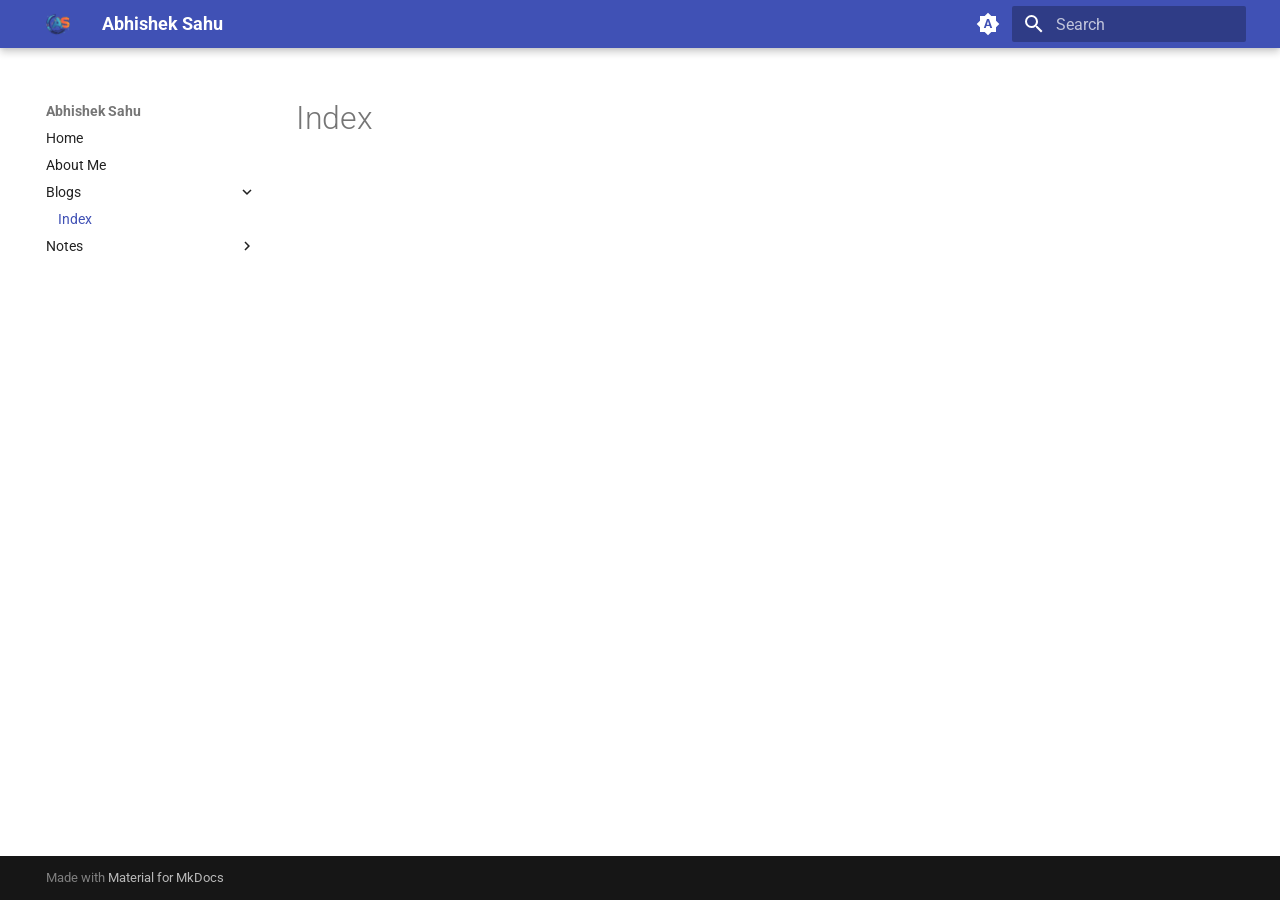
<file: blogs/index.html>
<!doctype html>
<html lang="en" class="no-js">
  <head>
    
      <meta charset="utf-8">
      <meta name="viewport" content="width=device-width,initial-scale=1">
      
      
      
      
        <link rel="prev" href="../about-me/">
      
      
        <link rel="next" href="../notes/">
      
      
        
      
      
      <link rel="icon" href="../assets/favicon.ico">
      <meta name="generator" content="mkdocs-1.6.1, mkdocs-material-9.7.6">
    
    
      
        <title>Index - Abhishek Sahu</title>
      
    
    
      <link rel="stylesheet" href="../assets/stylesheets/main.484c7ddc.min.css">
      
        
        <link rel="stylesheet" href="../assets/stylesheets/palette.ab4e12ef.min.css">
      
      


    
    
      
    
    
      
        
        
        <link rel="preconnect" href="https://fonts.gstatic.com" crossorigin>
        <link rel="stylesheet" href="https://fonts.googleapis.com/css?family=Roboto:300,300i,400,400i,700,700i%7CRoboto+Mono:400,400i,700,700i&display=fallback">
        <style>:root{--md-text-font:"Roboto";--md-code-font:"Roboto Mono"}</style>
      
    
    
      <link rel="stylesheet" href="../assets/css/custom.css">
    
    <script>__md_scope=new URL("..",location),__md_hash=e=>[...e].reduce(((e,_)=>(e<<5)-e+_.charCodeAt(0)),0),__md_get=(e,_=localStorage,t=__md_scope)=>JSON.parse(_.getItem(t.pathname+"."+e)),__md_set=(e,_,t=localStorage,a=__md_scope)=>{try{t.setItem(a.pathname+"."+e,JSON.stringify(_))}catch(e){}}</script>
    
      

    
    
  </head>
  
  
    
    
      
    
    
    
    
    <body dir="ltr" data-md-color-scheme="default" data-md-color-primary="indigo" data-md-color-accent="indigo">
  
    
    <input class="md-toggle" data-md-toggle="drawer" type="checkbox" id="__drawer" autocomplete="off">
    <input class="md-toggle" data-md-toggle="search" type="checkbox" id="__search" autocomplete="off">
    <label class="md-overlay" for="__drawer"></label>
    <div data-md-component="skip">
      
    </div>
    <div data-md-component="announce">
      
    </div>
    
    
      

  

<header class="md-header md-header--shadow" data-md-component="header">
  <nav class="md-header__inner md-grid" aria-label="Header">
    <a href=".." title="Abhishek Sahu" class="md-header__button md-logo" aria-label="Abhishek Sahu" data-md-component="logo">
      
  <img src="../assets/logo.png" alt="logo">

    </a>
    <label class="md-header__button md-icon" for="__drawer">
      
      <svg xmlns="http://www.w3.org/2000/svg" viewBox="0 0 24 24"><path d="M3 6h18v2H3zm0 5h18v2H3zm0 5h18v2H3z"/></svg>
    </label>
    <div class="md-header__title" data-md-component="header-title">
      <div class="md-header__ellipsis">
        <div class="md-header__topic">
          <span class="md-ellipsis">
            Abhishek Sahu
          </span>
        </div>
        <div class="md-header__topic" data-md-component="header-topic">
          <span class="md-ellipsis">
            
              Index
            
          </span>
        </div>
      </div>
    </div>
    
      
        <form class="md-header__option" data-md-component="palette">
  
    
    
    
    <input class="md-option" data-md-color-media="(prefers-color-scheme)" data-md-color-scheme="default" data-md-color-primary="indigo" data-md-color-accent="indigo"  aria-label="Auto"  type="radio" name="__palette" id="__palette_0">
    
      <label class="md-header__button md-icon" title="Auto" for="__palette_1" hidden>
        <svg xmlns="http://www.w3.org/2000/svg" viewBox="0 0 24 24"><path d="m14.3 16-.7-2h-3.2l-.7 2H7.8L11 7h2l3.2 9zM20 8.69V4h-4.69L12 .69 8.69 4H4v4.69L.69 12 4 15.31V20h4.69L12 23.31 15.31 20H20v-4.69L23.31 12zm-9.15 3.96h2.3L12 9z"/></svg>
      </label>
    
  
    
    
    
    <input class="md-option" data-md-color-media="(prefers-color-scheme: light)" data-md-color-scheme="default" data-md-color-primary="indigo" data-md-color-accent="indigo"  aria-label="Light"  type="radio" name="__palette" id="__palette_1">
    
      <label class="md-header__button md-icon" title="Light" for="__palette_2" hidden>
        <svg xmlns="http://www.w3.org/2000/svg" viewBox="0 0 24 24"><path d="M12 7a5 5 0 0 1 5 5 5 5 0 0 1-5 5 5 5 0 0 1-5-5 5 5 0 0 1 5-5m0 2a3 3 0 0 0-3 3 3 3 0 0 0 3 3 3 3 0 0 0 3-3 3 3 0 0 0-3-3m0-7 2.39 3.42C13.65 5.15 12.84 5 12 5s-1.65.15-2.39.42zM3.34 7l4.16-.35A7.2 7.2 0 0 0 5.94 8.5c-.44.74-.69 1.5-.83 2.29zm.02 10 1.76-3.77a7.131 7.131 0 0 0 2.38 4.14zM20.65 7l-1.77 3.79a7.02 7.02 0 0 0-2.38-4.15zm-.01 10-4.14.36c.59-.51 1.12-1.14 1.54-1.86.42-.73.69-1.5.83-2.29zM12 22l-2.41-3.44c.74.27 1.55.44 2.41.44.82 0 1.63-.17 2.37-.44z"/></svg>
      </label>
    
  
    
    
    
    <input class="md-option" data-md-color-media="(prefers-color-scheme: dark)" data-md-color-scheme="slate" data-md-color-primary="indigo" data-md-color-accent="indigo"  aria-label="Dark"  type="radio" name="__palette" id="__palette_2">
    
      <label class="md-header__button md-icon" title="Dark" for="__palette_0" hidden>
        <svg xmlns="http://www.w3.org/2000/svg" viewBox="0 0 24 24"><path d="m17.75 4.09-2.53 1.94.91 3.06-2.63-1.81-2.63 1.81.91-3.06-2.53-1.94L12.44 4l1.06-3 1.06 3zm3.5 6.91-1.64 1.25.59 1.98-1.7-1.17-1.7 1.17.59-1.98L15.75 11l2.06-.05L18.5 9l.69 1.95zm-2.28 4.95c.83-.08 1.72 1.1 1.19 1.85-.32.45-.66.87-1.08 1.27C15.17 23 8.84 23 4.94 19.07c-3.91-3.9-3.91-10.24 0-14.14.4-.4.82-.76 1.27-1.08.75-.53 1.93.36 1.85 1.19-.27 2.86.69 5.83 2.89 8.02a9.96 9.96 0 0 0 8.02 2.89m-1.64 2.02a12.08 12.08 0 0 1-7.8-3.47c-2.17-2.19-3.33-5-3.49-7.82-2.81 3.14-2.7 7.96.31 10.98 3.02 3.01 7.84 3.12 10.98.31"/></svg>
      </label>
    
  
</form>
      
    
    
      <script>var palette=__md_get("__palette");if(palette&&palette.color){if("(prefers-color-scheme)"===palette.color.media){var media=matchMedia("(prefers-color-scheme: light)"),input=document.querySelector(media.matches?"[data-md-color-media='(prefers-color-scheme: light)']":"[data-md-color-media='(prefers-color-scheme: dark)']");palette.color.media=input.getAttribute("data-md-color-media"),palette.color.scheme=input.getAttribute("data-md-color-scheme"),palette.color.primary=input.getAttribute("data-md-color-primary"),palette.color.accent=input.getAttribute("data-md-color-accent")}for(var[key,value]of Object.entries(palette.color))document.body.setAttribute("data-md-color-"+key,value)}</script>
    
    
    
      
      
        <label class="md-header__button md-icon" for="__search">
          
          <svg xmlns="http://www.w3.org/2000/svg" viewBox="0 0 24 24"><path d="M9.5 3A6.5 6.5 0 0 1 16 9.5c0 1.61-.59 3.09-1.56 4.23l.27.27h.79l5 5-1.5 1.5-5-5v-.79l-.27-.27A6.52 6.52 0 0 1 9.5 16 6.5 6.5 0 0 1 3 9.5 6.5 6.5 0 0 1 9.5 3m0 2C7 5 5 7 5 9.5S7 14 9.5 14 14 12 14 9.5 12 5 9.5 5"/></svg>
        </label>
        <div class="md-search" data-md-component="search" role="dialog">
  <label class="md-search__overlay" for="__search"></label>
  <div class="md-search__inner" role="search">
    <form class="md-search__form" name="search">
      <input type="text" class="md-search__input" name="query" aria-label="Search" placeholder="Search" autocapitalize="off" autocorrect="off" autocomplete="off" spellcheck="false" data-md-component="search-query" required>
      <label class="md-search__icon md-icon" for="__search">
        
        <svg xmlns="http://www.w3.org/2000/svg" viewBox="0 0 24 24"><path d="M9.5 3A6.5 6.5 0 0 1 16 9.5c0 1.61-.59 3.09-1.56 4.23l.27.27h.79l5 5-1.5 1.5-5-5v-.79l-.27-.27A6.52 6.52 0 0 1 9.5 16 6.5 6.5 0 0 1 3 9.5 6.5 6.5 0 0 1 9.5 3m0 2C7 5 5 7 5 9.5S7 14 9.5 14 14 12 14 9.5 12 5 9.5 5"/></svg>
        
        <svg xmlns="http://www.w3.org/2000/svg" viewBox="0 0 24 24"><path d="M20 11v2H8l5.5 5.5-1.42 1.42L4.16 12l7.92-7.92L13.5 5.5 8 11z"/></svg>
      </label>
      <nav class="md-search__options" aria-label="Search">
        
        <button type="reset" class="md-search__icon md-icon" title="Clear" aria-label="Clear" tabindex="-1">
          
          <svg xmlns="http://www.w3.org/2000/svg" viewBox="0 0 24 24"><path d="M19 6.41 17.59 5 12 10.59 6.41 5 5 6.41 10.59 12 5 17.59 6.41 19 12 13.41 17.59 19 19 17.59 13.41 12z"/></svg>
        </button>
      </nav>
      
    </form>
    <div class="md-search__output">
      <div class="md-search__scrollwrap" tabindex="0" data-md-scrollfix>
        <div class="md-search-result" data-md-component="search-result">
          <div class="md-search-result__meta">
            Initializing search
          </div>
          <ol class="md-search-result__list" role="presentation"></ol>
        </div>
      </div>
    </div>
  </div>
</div>
      
    
    
  </nav>
  
</header>
    
    <div class="md-container" data-md-component="container">
      
      
        
          
        
      
      <main class="md-main" data-md-component="main">
        <div class="md-main__inner md-grid">
          
            
              
              <div class="md-sidebar md-sidebar--primary" data-md-component="sidebar" data-md-type="navigation" >
                <div class="md-sidebar__scrollwrap">
                  <div class="md-sidebar__inner">
                    



<nav class="md-nav md-nav--primary" aria-label="Navigation" data-md-level="0">
  <label class="md-nav__title" for="__drawer">
    <a href=".." title="Abhishek Sahu" class="md-nav__button md-logo" aria-label="Abhishek Sahu" data-md-component="logo">
      
  <img src="../assets/logo.png" alt="logo">

    </a>
    Abhishek Sahu
  </label>
  
  <ul class="md-nav__list" data-md-scrollfix>
    
      
      
  
  
  
  
    <li class="md-nav__item">
      <a href=".." class="md-nav__link">
        
  
  
  <span class="md-ellipsis">
    
  
    Home
  

    
  </span>
  
  

      </a>
    </li>
  

    
      
      
  
  
  
  
    <li class="md-nav__item">
      <a href="../about-me/" class="md-nav__link">
        
  
  
  <span class="md-ellipsis">
    
  
    About Me
  

    
  </span>
  
  

      </a>
    </li>
  

    
      
      
  
  
    
  
  
  
    
    
    
    
    
    <li class="md-nav__item md-nav__item--active md-nav__item--nested">
      
        
        
        <input class="md-nav__toggle md-toggle " type="checkbox" id="__nav_3" checked>
        
          
          <label class="md-nav__link" for="__nav_3" id="__nav_3_label" tabindex="0">
            
  
  
  <span class="md-ellipsis">
    
  
    Blogs
  

    
  </span>
  
  

            <span class="md-nav__icon md-icon"></span>
          </label>
        
        <nav class="md-nav" data-md-level="1" aria-labelledby="__nav_3_label" aria-expanded="true">
          <label class="md-nav__title" for="__nav_3">
            <span class="md-nav__icon md-icon"></span>
            
  
    Blogs
  

          </label>
          <ul class="md-nav__list" data-md-scrollfix>
            
              
                
  
  
    
  
  
  
    <li class="md-nav__item md-nav__item--active">
      
      <input class="md-nav__toggle md-toggle" type="checkbox" id="__toc">
      
      
      
      <a href="./" class="md-nav__link md-nav__link--active">
        
  
  
  <span class="md-ellipsis">
    
  
    Index
  

    
  </span>
  
  

      </a>
      
    </li>
  

              
            
          </ul>
        </nav>
      
    </li>
  

    
      
      
  
  
  
  
    
    
    
    
    
    <li class="md-nav__item md-nav__item--nested">
      
        
        
        <input class="md-nav__toggle md-toggle " type="checkbox" id="__nav_4" >
        
          
          <label class="md-nav__link" for="__nav_4" id="__nav_4_label" tabindex="0">
            
  
  
  <span class="md-ellipsis">
    
  
    Notes
  

    
  </span>
  
  

            <span class="md-nav__icon md-icon"></span>
          </label>
        
        <nav class="md-nav" data-md-level="1" aria-labelledby="__nav_4_label" aria-expanded="false">
          <label class="md-nav__title" for="__nav_4">
            <span class="md-nav__icon md-icon"></span>
            
  
    Notes
  

          </label>
          <ul class="md-nav__list" data-md-scrollfix>
            
              
                
  
  
  
  
    <li class="md-nav__item">
      <a href="../notes/" class="md-nav__link">
        
  
  
  <span class="md-ellipsis">
    
  
    Index
  

    
  </span>
  
  

      </a>
    </li>
  

              
            
              
                
  
  
  
  
    
    
    
    
    
    <li class="md-nav__item md-nav__item--nested">
      
        
        
        <input class="md-nav__toggle md-toggle " type="checkbox" id="__nav_4_2" >
        
          
          <label class="md-nav__link" for="__nav_4_2" id="__nav_4_2_label" tabindex="0">
            
  
  
  <span class="md-ellipsis">
    
  
    Lld
  

    
  </span>
  
  

            <span class="md-nav__icon md-icon"></span>
          </label>
        
        <nav class="md-nav" data-md-level="2" aria-labelledby="__nav_4_2_label" aria-expanded="false">
          <label class="md-nav__title" for="__nav_4_2">
            <span class="md-nav__icon md-icon"></span>
            
  
    Lld
  

          </label>
          <ul class="md-nav__list" data-md-scrollfix>
            
              
                
  
  
  
  
    
    
    
    
    
    <li class="md-nav__item md-nav__item--nested">
      
        
        
        <input class="md-nav__toggle md-toggle " type="checkbox" id="__nav_4_2_1" >
        
          
          <label class="md-nav__link" for="__nav_4_2_1" id="__nav_4_2_1_label" tabindex="0">
            
  
  
  <span class="md-ellipsis">
    
  
    Creational
  

    
  </span>
  
  

            <span class="md-nav__icon md-icon"></span>
          </label>
        
        <nav class="md-nav" data-md-level="3" aria-labelledby="__nav_4_2_1_label" aria-expanded="false">
          <label class="md-nav__title" for="__nav_4_2_1">
            <span class="md-nav__icon md-icon"></span>
            
  
    Creational
  

          </label>
          <ul class="md-nav__list" data-md-scrollfix>
            
              
                
  
  
  
  
    <li class="md-nav__item">
      <a href="../notes/lld/creational/factory/" class="md-nav__link">
        
  
  
  <span class="md-ellipsis">
    
  
    Factory Design Pattern (Java)
  

    
  </span>
  
  

      </a>
    </li>
  

              
            
          </ul>
        </nav>
      
    </li>
  

              
            
          </ul>
        </nav>
      
    </li>
  

              
            
          </ul>
        </nav>
      
    </li>
  

    
  </ul>
</nav>
                  </div>
                </div>
              </div>
            
            
              
              <div class="md-sidebar md-sidebar--secondary" data-md-component="sidebar" data-md-type="toc" >
                <div class="md-sidebar__scrollwrap">
                  <div class="md-sidebar__inner">
                    

<nav class="md-nav md-nav--secondary" aria-label="Table of contents">
  
  
  
  
</nav>
                  </div>
                </div>
              </div>
            
          
          
            <div class="md-content" data-md-component="content">
              
              <article class="md-content__inner md-typeset">
                
                  



  <h1>Index</h1>














                
              </article>
            </div>
          
          
<script>var target=document.getElementById(location.hash.slice(1));target&&target.name&&(target.checked=target.name.startsWith("__tabbed_"))</script>
        </div>
        
      </main>
      
        <footer class="md-footer">
  
  <div class="md-footer-meta md-typeset">
    <div class="md-footer-meta__inner md-grid">
      <div class="md-copyright">
  
  
    Made with
    <a href="https://squidfunk.github.io/mkdocs-material/" target="_blank" rel="noopener">
      Material for MkDocs
    </a>
  
</div>
      
    </div>
  </div>
</footer>
      
    </div>
    <div class="md-dialog" data-md-component="dialog">
      <div class="md-dialog__inner md-typeset"></div>
    </div>
    
    
    
      
      
      <script id="__config" type="application/json">{"annotate": null, "base": "..", "features": [], "search": "../assets/javascripts/workers/search.2c215733.min.js", "tags": null, "translations": {"clipboard.copied": "Copied to clipboard", "clipboard.copy": "Copy to clipboard", "search.result.more.one": "1 more on this page", "search.result.more.other": "# more on this page", "search.result.none": "No matching documents", "search.result.one": "1 matching document", "search.result.other": "# matching documents", "search.result.placeholder": "Type to start searching", "search.result.term.missing": "Missing", "select.version": "Select version"}, "version": null}</script>
    
    
      <script src="../assets/javascripts/bundle.79ae519e.min.js"></script>
      
    
  </body>
</html>
</file>
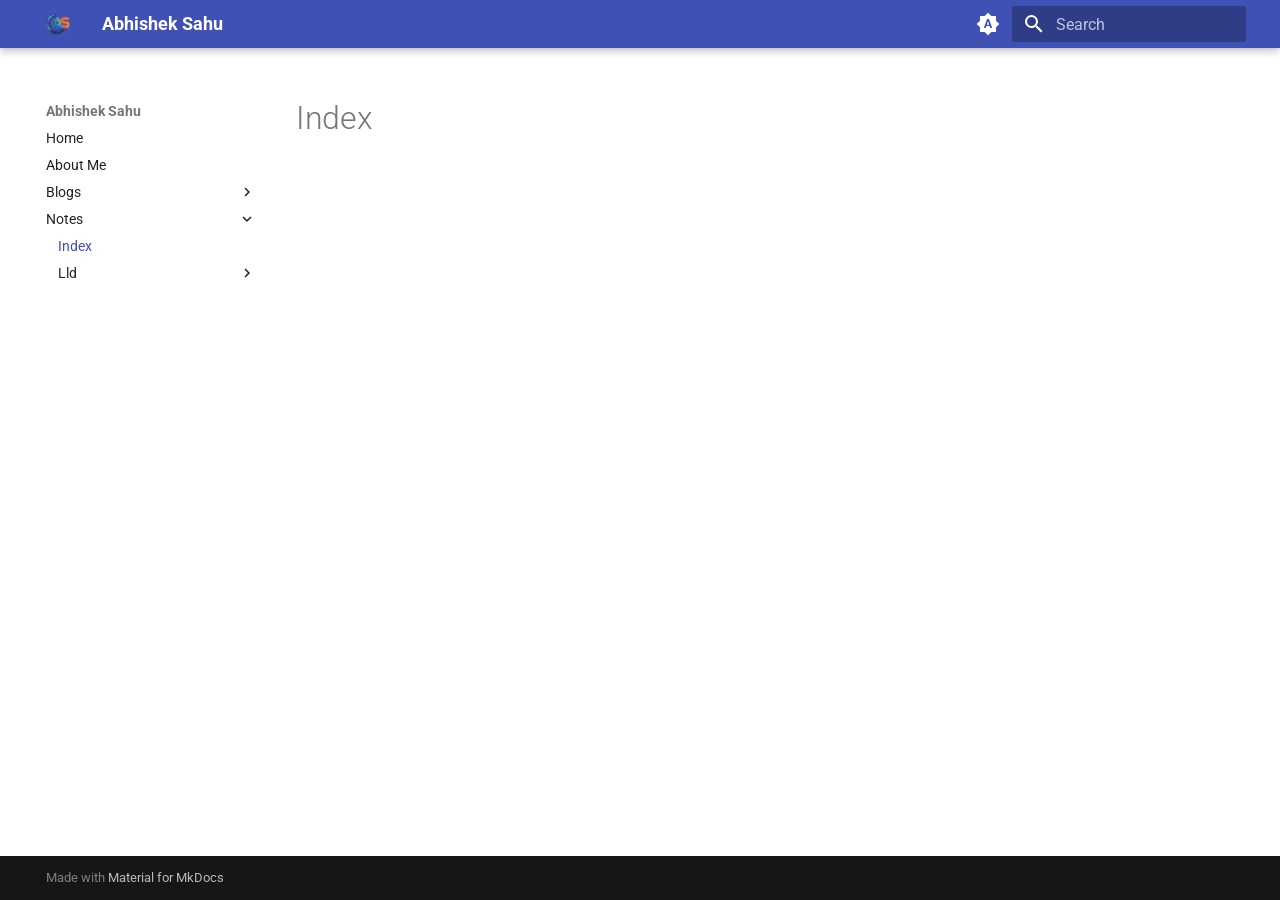
<file: notes/index.html>
<!doctype html>
<html lang="en" class="no-js">
  <head>
    
      <meta charset="utf-8">
      <meta name="viewport" content="width=device-width,initial-scale=1">
      
      
      
      
        <link rel="prev" href="../blogs/">
      
      
        <link rel="next" href="lld/creational/factory/">
      
      
        
      
      
      <link rel="icon" href="../assets/favicon.ico">
      <meta name="generator" content="mkdocs-1.6.1, mkdocs-material-9.7.6">
    
    
      
        <title>Index - Abhishek Sahu</title>
      
    
    
      <link rel="stylesheet" href="../assets/stylesheets/main.484c7ddc.min.css">
      
        
        <link rel="stylesheet" href="../assets/stylesheets/palette.ab4e12ef.min.css">
      
      


    
    
      
    
    
      
        
        
        <link rel="preconnect" href="https://fonts.gstatic.com" crossorigin>
        <link rel="stylesheet" href="https://fonts.googleapis.com/css?family=Roboto:300,300i,400,400i,700,700i%7CRoboto+Mono:400,400i,700,700i&display=fallback">
        <style>:root{--md-text-font:"Roboto";--md-code-font:"Roboto Mono"}</style>
      
    
    
      <link rel="stylesheet" href="../assets/css/custom.css">
    
    <script>__md_scope=new URL("..",location),__md_hash=e=>[...e].reduce(((e,_)=>(e<<5)-e+_.charCodeAt(0)),0),__md_get=(e,_=localStorage,t=__md_scope)=>JSON.parse(_.getItem(t.pathname+"."+e)),__md_set=(e,_,t=localStorage,a=__md_scope)=>{try{t.setItem(a.pathname+"."+e,JSON.stringify(_))}catch(e){}}</script>
    
      

    
    
  </head>
  
  
    
    
      
    
    
    
    
    <body dir="ltr" data-md-color-scheme="default" data-md-color-primary="indigo" data-md-color-accent="indigo">
  
    
    <input class="md-toggle" data-md-toggle="drawer" type="checkbox" id="__drawer" autocomplete="off">
    <input class="md-toggle" data-md-toggle="search" type="checkbox" id="__search" autocomplete="off">
    <label class="md-overlay" for="__drawer"></label>
    <div data-md-component="skip">
      
    </div>
    <div data-md-component="announce">
      
    </div>
    
    
      

  

<header class="md-header md-header--shadow" data-md-component="header">
  <nav class="md-header__inner md-grid" aria-label="Header">
    <a href=".." title="Abhishek Sahu" class="md-header__button md-logo" aria-label="Abhishek Sahu" data-md-component="logo">
      
  <img src="../assets/logo.png" alt="logo">

    </a>
    <label class="md-header__button md-icon" for="__drawer">
      
      <svg xmlns="http://www.w3.org/2000/svg" viewBox="0 0 24 24"><path d="M3 6h18v2H3zm0 5h18v2H3zm0 5h18v2H3z"/></svg>
    </label>
    <div class="md-header__title" data-md-component="header-title">
      <div class="md-header__ellipsis">
        <div class="md-header__topic">
          <span class="md-ellipsis">
            Abhishek Sahu
          </span>
        </div>
        <div class="md-header__topic" data-md-component="header-topic">
          <span class="md-ellipsis">
            
              Index
            
          </span>
        </div>
      </div>
    </div>
    
      
        <form class="md-header__option" data-md-component="palette">
  
    
    
    
    <input class="md-option" data-md-color-media="(prefers-color-scheme)" data-md-color-scheme="default" data-md-color-primary="indigo" data-md-color-accent="indigo"  aria-label="Auto"  type="radio" name="__palette" id="__palette_0">
    
      <label class="md-header__button md-icon" title="Auto" for="__palette_1" hidden>
        <svg xmlns="http://www.w3.org/2000/svg" viewBox="0 0 24 24"><path d="m14.3 16-.7-2h-3.2l-.7 2H7.8L11 7h2l3.2 9zM20 8.69V4h-4.69L12 .69 8.69 4H4v4.69L.69 12 4 15.31V20h4.69L12 23.31 15.31 20H20v-4.69L23.31 12zm-9.15 3.96h2.3L12 9z"/></svg>
      </label>
    
  
    
    
    
    <input class="md-option" data-md-color-media="(prefers-color-scheme: light)" data-md-color-scheme="default" data-md-color-primary="indigo" data-md-color-accent="indigo"  aria-label="Light"  type="radio" name="__palette" id="__palette_1">
    
      <label class="md-header__button md-icon" title="Light" for="__palette_2" hidden>
        <svg xmlns="http://www.w3.org/2000/svg" viewBox="0 0 24 24"><path d="M12 7a5 5 0 0 1 5 5 5 5 0 0 1-5 5 5 5 0 0 1-5-5 5 5 0 0 1 5-5m0 2a3 3 0 0 0-3 3 3 3 0 0 0 3 3 3 3 0 0 0 3-3 3 3 0 0 0-3-3m0-7 2.39 3.42C13.65 5.15 12.84 5 12 5s-1.65.15-2.39.42zM3.34 7l4.16-.35A7.2 7.2 0 0 0 5.94 8.5c-.44.74-.69 1.5-.83 2.29zm.02 10 1.76-3.77a7.131 7.131 0 0 0 2.38 4.14zM20.65 7l-1.77 3.79a7.02 7.02 0 0 0-2.38-4.15zm-.01 10-4.14.36c.59-.51 1.12-1.14 1.54-1.86.42-.73.69-1.5.83-2.29zM12 22l-2.41-3.44c.74.27 1.55.44 2.41.44.82 0 1.63-.17 2.37-.44z"/></svg>
      </label>
    
  
    
    
    
    <input class="md-option" data-md-color-media="(prefers-color-scheme: dark)" data-md-color-scheme="slate" data-md-color-primary="indigo" data-md-color-accent="indigo"  aria-label="Dark"  type="radio" name="__palette" id="__palette_2">
    
      <label class="md-header__button md-icon" title="Dark" for="__palette_0" hidden>
        <svg xmlns="http://www.w3.org/2000/svg" viewBox="0 0 24 24"><path d="m17.75 4.09-2.53 1.94.91 3.06-2.63-1.81-2.63 1.81.91-3.06-2.53-1.94L12.44 4l1.06-3 1.06 3zm3.5 6.91-1.64 1.25.59 1.98-1.7-1.17-1.7 1.17.59-1.98L15.75 11l2.06-.05L18.5 9l.69 1.95zm-2.28 4.95c.83-.08 1.72 1.1 1.19 1.85-.32.45-.66.87-1.08 1.27C15.17 23 8.84 23 4.94 19.07c-3.91-3.9-3.91-10.24 0-14.14.4-.4.82-.76 1.27-1.08.75-.53 1.93.36 1.85 1.19-.27 2.86.69 5.83 2.89 8.02a9.96 9.96 0 0 0 8.02 2.89m-1.64 2.02a12.08 12.08 0 0 1-7.8-3.47c-2.17-2.19-3.33-5-3.49-7.82-2.81 3.14-2.7 7.96.31 10.98 3.02 3.01 7.84 3.12 10.98.31"/></svg>
      </label>
    
  
</form>
      
    
    
      <script>var palette=__md_get("__palette");if(palette&&palette.color){if("(prefers-color-scheme)"===palette.color.media){var media=matchMedia("(prefers-color-scheme: light)"),input=document.querySelector(media.matches?"[data-md-color-media='(prefers-color-scheme: light)']":"[data-md-color-media='(prefers-color-scheme: dark)']");palette.color.media=input.getAttribute("data-md-color-media"),palette.color.scheme=input.getAttribute("data-md-color-scheme"),palette.color.primary=input.getAttribute("data-md-color-primary"),palette.color.accent=input.getAttribute("data-md-color-accent")}for(var[key,value]of Object.entries(palette.color))document.body.setAttribute("data-md-color-"+key,value)}</script>
    
    
    
      
      
        <label class="md-header__button md-icon" for="__search">
          
          <svg xmlns="http://www.w3.org/2000/svg" viewBox="0 0 24 24"><path d="M9.5 3A6.5 6.5 0 0 1 16 9.5c0 1.61-.59 3.09-1.56 4.23l.27.27h.79l5 5-1.5 1.5-5-5v-.79l-.27-.27A6.52 6.52 0 0 1 9.5 16 6.5 6.5 0 0 1 3 9.5 6.5 6.5 0 0 1 9.5 3m0 2C7 5 5 7 5 9.5S7 14 9.5 14 14 12 14 9.5 12 5 9.5 5"/></svg>
        </label>
        <div class="md-search" data-md-component="search" role="dialog">
  <label class="md-search__overlay" for="__search"></label>
  <div class="md-search__inner" role="search">
    <form class="md-search__form" name="search">
      <input type="text" class="md-search__input" name="query" aria-label="Search" placeholder="Search" autocapitalize="off" autocorrect="off" autocomplete="off" spellcheck="false" data-md-component="search-query" required>
      <label class="md-search__icon md-icon" for="__search">
        
        <svg xmlns="http://www.w3.org/2000/svg" viewBox="0 0 24 24"><path d="M9.5 3A6.5 6.5 0 0 1 16 9.5c0 1.61-.59 3.09-1.56 4.23l.27.27h.79l5 5-1.5 1.5-5-5v-.79l-.27-.27A6.52 6.52 0 0 1 9.5 16 6.5 6.5 0 0 1 3 9.5 6.5 6.5 0 0 1 9.5 3m0 2C7 5 5 7 5 9.5S7 14 9.5 14 14 12 14 9.5 12 5 9.5 5"/></svg>
        
        <svg xmlns="http://www.w3.org/2000/svg" viewBox="0 0 24 24"><path d="M20 11v2H8l5.5 5.5-1.42 1.42L4.16 12l7.92-7.92L13.5 5.5 8 11z"/></svg>
      </label>
      <nav class="md-search__options" aria-label="Search">
        
        <button type="reset" class="md-search__icon md-icon" title="Clear" aria-label="Clear" tabindex="-1">
          
          <svg xmlns="http://www.w3.org/2000/svg" viewBox="0 0 24 24"><path d="M19 6.41 17.59 5 12 10.59 6.41 5 5 6.41 10.59 12 5 17.59 6.41 19 12 13.41 17.59 19 19 17.59 13.41 12z"/></svg>
        </button>
      </nav>
      
    </form>
    <div class="md-search__output">
      <div class="md-search__scrollwrap" tabindex="0" data-md-scrollfix>
        <div class="md-search-result" data-md-component="search-result">
          <div class="md-search-result__meta">
            Initializing search
          </div>
          <ol class="md-search-result__list" role="presentation"></ol>
        </div>
      </div>
    </div>
  </div>
</div>
      
    
    
  </nav>
  
</header>
    
    <div class="md-container" data-md-component="container">
      
      
        
          
        
      
      <main class="md-main" data-md-component="main">
        <div class="md-main__inner md-grid">
          
            
              
              <div class="md-sidebar md-sidebar--primary" data-md-component="sidebar" data-md-type="navigation" >
                <div class="md-sidebar__scrollwrap">
                  <div class="md-sidebar__inner">
                    



<nav class="md-nav md-nav--primary" aria-label="Navigation" data-md-level="0">
  <label class="md-nav__title" for="__drawer">
    <a href=".." title="Abhishek Sahu" class="md-nav__button md-logo" aria-label="Abhishek Sahu" data-md-component="logo">
      
  <img src="../assets/logo.png" alt="logo">

    </a>
    Abhishek Sahu
  </label>
  
  <ul class="md-nav__list" data-md-scrollfix>
    
      
      
  
  
  
  
    <li class="md-nav__item">
      <a href=".." class="md-nav__link">
        
  
  
  <span class="md-ellipsis">
    
  
    Home
  

    
  </span>
  
  

      </a>
    </li>
  

    
      
      
  
  
  
  
    <li class="md-nav__item">
      <a href="../about-me/" class="md-nav__link">
        
  
  
  <span class="md-ellipsis">
    
  
    About Me
  

    
  </span>
  
  

      </a>
    </li>
  

    
      
      
  
  
  
  
    
    
    
    
    
    <li class="md-nav__item md-nav__item--nested">
      
        
        
        <input class="md-nav__toggle md-toggle " type="checkbox" id="__nav_3" >
        
          
          <label class="md-nav__link" for="__nav_3" id="__nav_3_label" tabindex="0">
            
  
  
  <span class="md-ellipsis">
    
  
    Blogs
  

    
  </span>
  
  

            <span class="md-nav__icon md-icon"></span>
          </label>
        
        <nav class="md-nav" data-md-level="1" aria-labelledby="__nav_3_label" aria-expanded="false">
          <label class="md-nav__title" for="__nav_3">
            <span class="md-nav__icon md-icon"></span>
            
  
    Blogs
  

          </label>
          <ul class="md-nav__list" data-md-scrollfix>
            
              
                
  
  
  
  
    <li class="md-nav__item">
      <a href="../blogs/" class="md-nav__link">
        
  
  
  <span class="md-ellipsis">
    
  
    Index
  

    
  </span>
  
  

      </a>
    </li>
  

              
            
          </ul>
        </nav>
      
    </li>
  

    
      
      
  
  
    
  
  
  
    
    
    
    
    
    <li class="md-nav__item md-nav__item--active md-nav__item--nested">
      
        
        
        <input class="md-nav__toggle md-toggle " type="checkbox" id="__nav_4" checked>
        
          
          <label class="md-nav__link" for="__nav_4" id="__nav_4_label" tabindex="0">
            
  
  
  <span class="md-ellipsis">
    
  
    Notes
  

    
  </span>
  
  

            <span class="md-nav__icon md-icon"></span>
          </label>
        
        <nav class="md-nav" data-md-level="1" aria-labelledby="__nav_4_label" aria-expanded="true">
          <label class="md-nav__title" for="__nav_4">
            <span class="md-nav__icon md-icon"></span>
            
  
    Notes
  

          </label>
          <ul class="md-nav__list" data-md-scrollfix>
            
              
                
  
  
    
  
  
  
    <li class="md-nav__item md-nav__item--active">
      
      <input class="md-nav__toggle md-toggle" type="checkbox" id="__toc">
      
      
      
      <a href="./" class="md-nav__link md-nav__link--active">
        
  
  
  <span class="md-ellipsis">
    
  
    Index
  

    
  </span>
  
  

      </a>
      
    </li>
  

              
            
              
                
  
  
  
  
    
    
    
    
    
    <li class="md-nav__item md-nav__item--nested">
      
        
        
        <input class="md-nav__toggle md-toggle " type="checkbox" id="__nav_4_2" >
        
          
          <label class="md-nav__link" for="__nav_4_2" id="__nav_4_2_label" tabindex="0">
            
  
  
  <span class="md-ellipsis">
    
  
    Lld
  

    
  </span>
  
  

            <span class="md-nav__icon md-icon"></span>
          </label>
        
        <nav class="md-nav" data-md-level="2" aria-labelledby="__nav_4_2_label" aria-expanded="false">
          <label class="md-nav__title" for="__nav_4_2">
            <span class="md-nav__icon md-icon"></span>
            
  
    Lld
  

          </label>
          <ul class="md-nav__list" data-md-scrollfix>
            
              
                
  
  
  
  
    
    
    
    
    
    <li class="md-nav__item md-nav__item--nested">
      
        
        
        <input class="md-nav__toggle md-toggle " type="checkbox" id="__nav_4_2_1" >
        
          
          <label class="md-nav__link" for="__nav_4_2_1" id="__nav_4_2_1_label" tabindex="0">
            
  
  
  <span class="md-ellipsis">
    
  
    Creational
  

    
  </span>
  
  

            <span class="md-nav__icon md-icon"></span>
          </label>
        
        <nav class="md-nav" data-md-level="3" aria-labelledby="__nav_4_2_1_label" aria-expanded="false">
          <label class="md-nav__title" for="__nav_4_2_1">
            <span class="md-nav__icon md-icon"></span>
            
  
    Creational
  

          </label>
          <ul class="md-nav__list" data-md-scrollfix>
            
              
                
  
  
  
  
    <li class="md-nav__item">
      <a href="lld/creational/factory/" class="md-nav__link">
        
  
  
  <span class="md-ellipsis">
    
  
    Factory Design Pattern (Java)
  

    
  </span>
  
  

      </a>
    </li>
  

              
            
          </ul>
        </nav>
      
    </li>
  

              
            
          </ul>
        </nav>
      
    </li>
  

              
            
          </ul>
        </nav>
      
    </li>
  

    
  </ul>
</nav>
                  </div>
                </div>
              </div>
            
            
              
              <div class="md-sidebar md-sidebar--secondary" data-md-component="sidebar" data-md-type="toc" >
                <div class="md-sidebar__scrollwrap">
                  <div class="md-sidebar__inner">
                    

<nav class="md-nav md-nav--secondary" aria-label="Table of contents">
  
  
  
  
</nav>
                  </div>
                </div>
              </div>
            
          
          
            <div class="md-content" data-md-component="content">
              
              <article class="md-content__inner md-typeset">
                
                  



  <h1>Index</h1>














                
              </article>
            </div>
          
          
<script>var target=document.getElementById(location.hash.slice(1));target&&target.name&&(target.checked=target.name.startsWith("__tabbed_"))</script>
        </div>
        
      </main>
      
        <footer class="md-footer">
  
  <div class="md-footer-meta md-typeset">
    <div class="md-footer-meta__inner md-grid">
      <div class="md-copyright">
  
  
    Made with
    <a href="https://squidfunk.github.io/mkdocs-material/" target="_blank" rel="noopener">
      Material for MkDocs
    </a>
  
</div>
      
    </div>
  </div>
</footer>
      
    </div>
    <div class="md-dialog" data-md-component="dialog">
      <div class="md-dialog__inner md-typeset"></div>
    </div>
    
    
    
      
      
      <script id="__config" type="application/json">{"annotate": null, "base": "..", "features": [], "search": "../assets/javascripts/workers/search.2c215733.min.js", "tags": null, "translations": {"clipboard.copied": "Copied to clipboard", "clipboard.copy": "Copy to clipboard", "search.result.more.one": "1 more on this page", "search.result.more.other": "# more on this page", "search.result.none": "No matching documents", "search.result.one": "1 matching document", "search.result.other": "# matching documents", "search.result.placeholder": "Type to start searching", "search.result.term.missing": "Missing", "select.version": "Select version"}, "version": null}</script>
    
    
      <script src="../assets/javascripts/bundle.79ae519e.min.js"></script>
      
    
  </body>
</html>
</file>
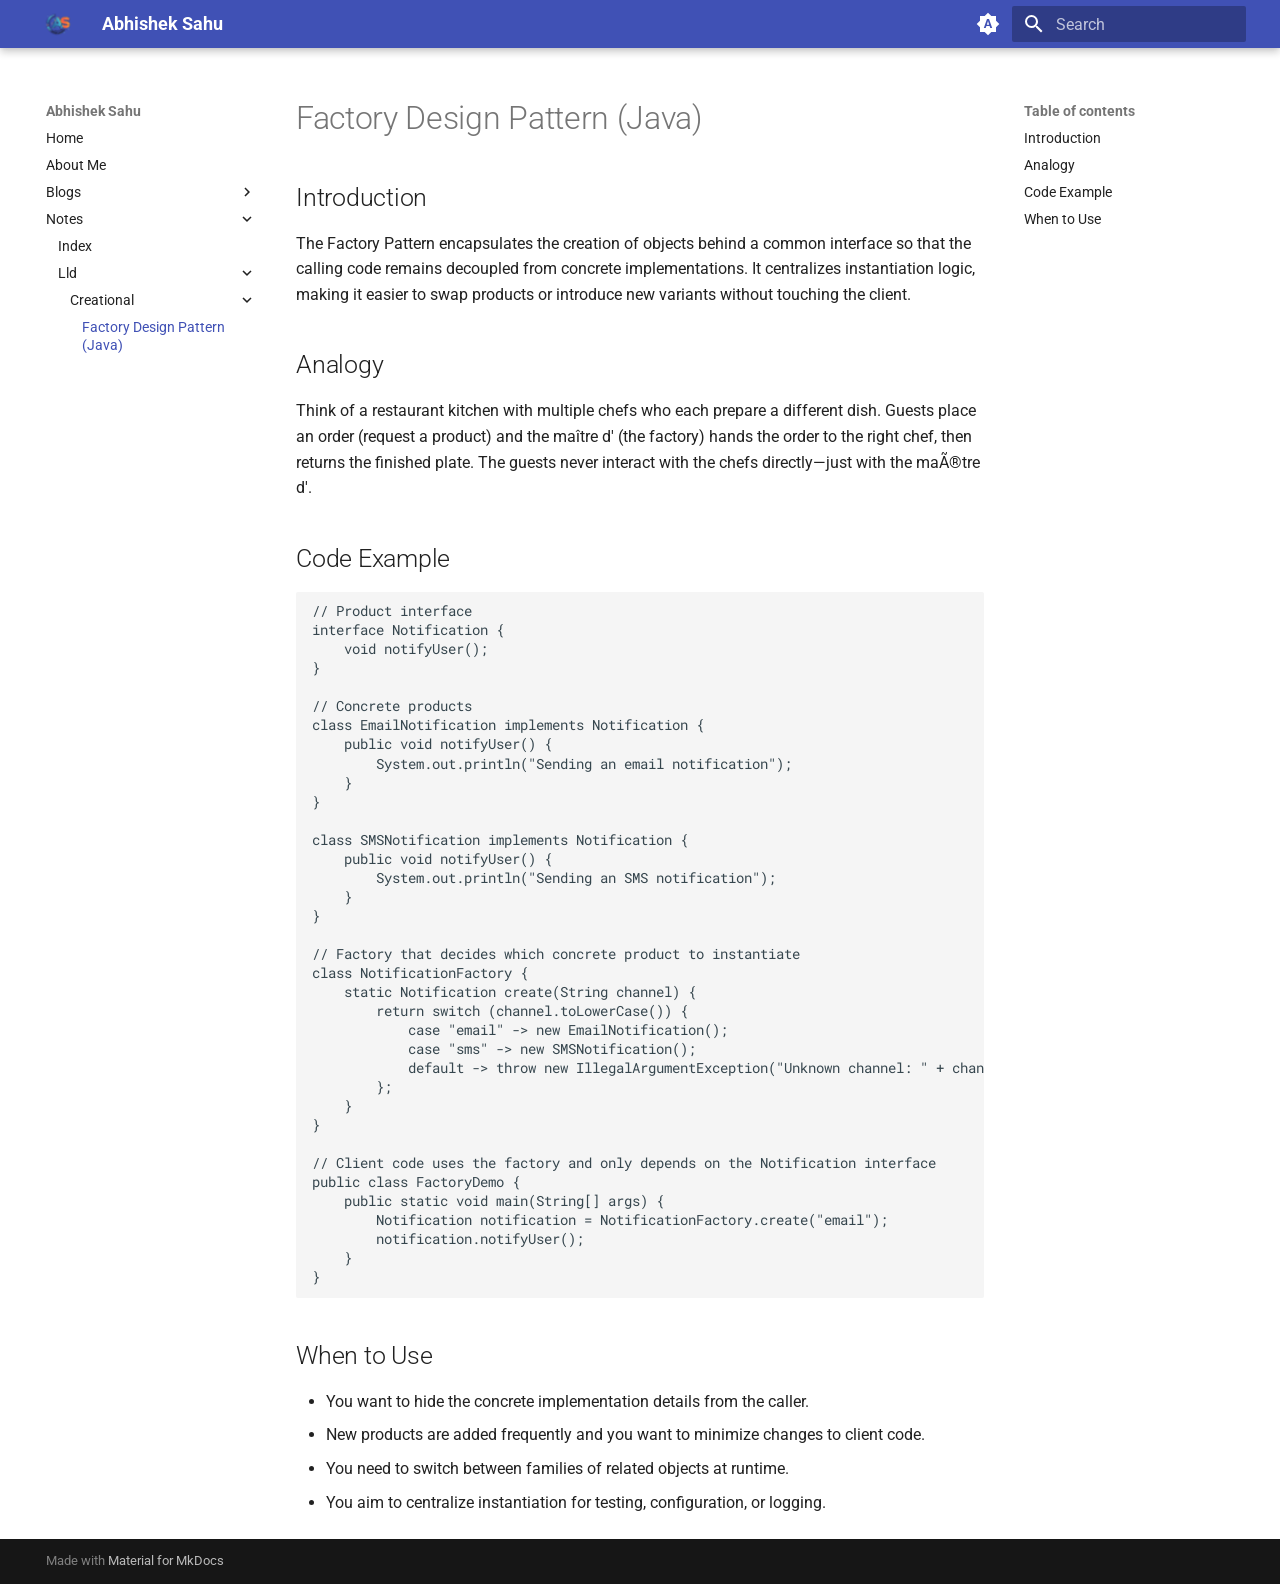
<file: notes/lld/creational/factory/index.html>
<!doctype html>
<html lang="en" class="no-js">
  <head>
    
      <meta charset="utf-8">
      <meta name="viewport" content="width=device-width,initial-scale=1">
      
      
      
      
        <link rel="prev" href="../../../">
      
      
      
        
      
      
      <link rel="icon" href="../../../../assets/favicon.ico">
      <meta name="generator" content="mkdocs-1.6.1, mkdocs-material-9.7.6">
    
    
      
        <title>Factory Design Pattern (Java) - Abhishek Sahu</title>
      
    
    
      <link rel="stylesheet" href="../../../../assets/stylesheets/main.484c7ddc.min.css">
      
        
        <link rel="stylesheet" href="../../../../assets/stylesheets/palette.ab4e12ef.min.css">
      
      


    
    
      
    
    
      
        
        
        <link rel="preconnect" href="https://fonts.gstatic.com" crossorigin>
        <link rel="stylesheet" href="https://fonts.googleapis.com/css?family=Roboto:300,300i,400,400i,700,700i%7CRoboto+Mono:400,400i,700,700i&display=fallback">
        <style>:root{--md-text-font:"Roboto";--md-code-font:"Roboto Mono"}</style>
      
    
    
      <link rel="stylesheet" href="../../../../assets/css/custom.css">
    
    <script>__md_scope=new URL("../../../..",location),__md_hash=e=>[...e].reduce(((e,_)=>(e<<5)-e+_.charCodeAt(0)),0),__md_get=(e,_=localStorage,t=__md_scope)=>JSON.parse(_.getItem(t.pathname+"."+e)),__md_set=(e,_,t=localStorage,a=__md_scope)=>{try{t.setItem(a.pathname+"."+e,JSON.stringify(_))}catch(e){}}</script>
    
      

    
    
  </head>
  
  
    
    
      
    
    
    
    
    <body dir="ltr" data-md-color-scheme="default" data-md-color-primary="indigo" data-md-color-accent="indigo">
  
    
    <input class="md-toggle" data-md-toggle="drawer" type="checkbox" id="__drawer" autocomplete="off">
    <input class="md-toggle" data-md-toggle="search" type="checkbox" id="__search" autocomplete="off">
    <label class="md-overlay" for="__drawer"></label>
    <div data-md-component="skip">
      
        
        <a href="#factory-design-pattern-java" class="md-skip">
          Skip to content
        </a>
      
    </div>
    <div data-md-component="announce">
      
    </div>
    
    
      

  

<header class="md-header md-header--shadow" data-md-component="header">
  <nav class="md-header__inner md-grid" aria-label="Header">
    <a href="../../../.." title="Abhishek Sahu" class="md-header__button md-logo" aria-label="Abhishek Sahu" data-md-component="logo">
      
  <img src="../../../../assets/logo.png" alt="logo">

    </a>
    <label class="md-header__button md-icon" for="__drawer">
      
      <svg xmlns="http://www.w3.org/2000/svg" viewBox="0 0 24 24"><path d="M3 6h18v2H3zm0 5h18v2H3zm0 5h18v2H3z"/></svg>
    </label>
    <div class="md-header__title" data-md-component="header-title">
      <div class="md-header__ellipsis">
        <div class="md-header__topic">
          <span class="md-ellipsis">
            Abhishek Sahu
          </span>
        </div>
        <div class="md-header__topic" data-md-component="header-topic">
          <span class="md-ellipsis">
            
              Factory Design Pattern (Java)
            
          </span>
        </div>
      </div>
    </div>
    
      
        <form class="md-header__option" data-md-component="palette">
  
    
    
    
    <input class="md-option" data-md-color-media="(prefers-color-scheme)" data-md-color-scheme="default" data-md-color-primary="indigo" data-md-color-accent="indigo"  aria-label="Auto"  type="radio" name="__palette" id="__palette_0">
    
      <label class="md-header__button md-icon" title="Auto" for="__palette_1" hidden>
        <svg xmlns="http://www.w3.org/2000/svg" viewBox="0 0 24 24"><path d="m14.3 16-.7-2h-3.2l-.7 2H7.8L11 7h2l3.2 9zM20 8.69V4h-4.69L12 .69 8.69 4H4v4.69L.69 12 4 15.31V20h4.69L12 23.31 15.31 20H20v-4.69L23.31 12zm-9.15 3.96h2.3L12 9z"/></svg>
      </label>
    
  
    
    
    
    <input class="md-option" data-md-color-media="(prefers-color-scheme: light)" data-md-color-scheme="default" data-md-color-primary="indigo" data-md-color-accent="indigo"  aria-label="Light"  type="radio" name="__palette" id="__palette_1">
    
      <label class="md-header__button md-icon" title="Light" for="__palette_2" hidden>
        <svg xmlns="http://www.w3.org/2000/svg" viewBox="0 0 24 24"><path d="M12 7a5 5 0 0 1 5 5 5 5 0 0 1-5 5 5 5 0 0 1-5-5 5 5 0 0 1 5-5m0 2a3 3 0 0 0-3 3 3 3 0 0 0 3 3 3 3 0 0 0 3-3 3 3 0 0 0-3-3m0-7 2.39 3.42C13.65 5.15 12.84 5 12 5s-1.65.15-2.39.42zM3.34 7l4.16-.35A7.2 7.2 0 0 0 5.94 8.5c-.44.74-.69 1.5-.83 2.29zm.02 10 1.76-3.77a7.131 7.131 0 0 0 2.38 4.14zM20.65 7l-1.77 3.79a7.02 7.02 0 0 0-2.38-4.15zm-.01 10-4.14.36c.59-.51 1.12-1.14 1.54-1.86.42-.73.69-1.5.83-2.29zM12 22l-2.41-3.44c.74.27 1.55.44 2.41.44.82 0 1.63-.17 2.37-.44z"/></svg>
      </label>
    
  
    
    
    
    <input class="md-option" data-md-color-media="(prefers-color-scheme: dark)" data-md-color-scheme="slate" data-md-color-primary="indigo" data-md-color-accent="indigo"  aria-label="Dark"  type="radio" name="__palette" id="__palette_2">
    
      <label class="md-header__button md-icon" title="Dark" for="__palette_0" hidden>
        <svg xmlns="http://www.w3.org/2000/svg" viewBox="0 0 24 24"><path d="m17.75 4.09-2.53 1.94.91 3.06-2.63-1.81-2.63 1.81.91-3.06-2.53-1.94L12.44 4l1.06-3 1.06 3zm3.5 6.91-1.64 1.25.59 1.98-1.7-1.17-1.7 1.17.59-1.98L15.75 11l2.06-.05L18.5 9l.69 1.95zm-2.28 4.95c.83-.08 1.72 1.1 1.19 1.85-.32.45-.66.87-1.08 1.27C15.17 23 8.84 23 4.94 19.07c-3.91-3.9-3.91-10.24 0-14.14.4-.4.82-.76 1.27-1.08.75-.53 1.93.36 1.85 1.19-.27 2.86.69 5.83 2.89 8.02a9.96 9.96 0 0 0 8.02 2.89m-1.64 2.02a12.08 12.08 0 0 1-7.8-3.47c-2.17-2.19-3.33-5-3.49-7.82-2.81 3.14-2.7 7.96.31 10.98 3.02 3.01 7.84 3.12 10.98.31"/></svg>
      </label>
    
  
</form>
      
    
    
      <script>var palette=__md_get("__palette");if(palette&&palette.color){if("(prefers-color-scheme)"===palette.color.media){var media=matchMedia("(prefers-color-scheme: light)"),input=document.querySelector(media.matches?"[data-md-color-media='(prefers-color-scheme: light)']":"[data-md-color-media='(prefers-color-scheme: dark)']");palette.color.media=input.getAttribute("data-md-color-media"),palette.color.scheme=input.getAttribute("data-md-color-scheme"),palette.color.primary=input.getAttribute("data-md-color-primary"),palette.color.accent=input.getAttribute("data-md-color-accent")}for(var[key,value]of Object.entries(palette.color))document.body.setAttribute("data-md-color-"+key,value)}</script>
    
    
    
      
      
        <label class="md-header__button md-icon" for="__search">
          
          <svg xmlns="http://www.w3.org/2000/svg" viewBox="0 0 24 24"><path d="M9.5 3A6.5 6.5 0 0 1 16 9.5c0 1.61-.59 3.09-1.56 4.23l.27.27h.79l5 5-1.5 1.5-5-5v-.79l-.27-.27A6.52 6.52 0 0 1 9.5 16 6.5 6.5 0 0 1 3 9.5 6.5 6.5 0 0 1 9.5 3m0 2C7 5 5 7 5 9.5S7 14 9.5 14 14 12 14 9.5 12 5 9.5 5"/></svg>
        </label>
        <div class="md-search" data-md-component="search" role="dialog">
  <label class="md-search__overlay" for="__search"></label>
  <div class="md-search__inner" role="search">
    <form class="md-search__form" name="search">
      <input type="text" class="md-search__input" name="query" aria-label="Search" placeholder="Search" autocapitalize="off" autocorrect="off" autocomplete="off" spellcheck="false" data-md-component="search-query" required>
      <label class="md-search__icon md-icon" for="__search">
        
        <svg xmlns="http://www.w3.org/2000/svg" viewBox="0 0 24 24"><path d="M9.5 3A6.5 6.5 0 0 1 16 9.5c0 1.61-.59 3.09-1.56 4.23l.27.27h.79l5 5-1.5 1.5-5-5v-.79l-.27-.27A6.52 6.52 0 0 1 9.5 16 6.5 6.5 0 0 1 3 9.5 6.5 6.5 0 0 1 9.5 3m0 2C7 5 5 7 5 9.5S7 14 9.5 14 14 12 14 9.5 12 5 9.5 5"/></svg>
        
        <svg xmlns="http://www.w3.org/2000/svg" viewBox="0 0 24 24"><path d="M20 11v2H8l5.5 5.5-1.42 1.42L4.16 12l7.92-7.92L13.5 5.5 8 11z"/></svg>
      </label>
      <nav class="md-search__options" aria-label="Search">
        
        <button type="reset" class="md-search__icon md-icon" title="Clear" aria-label="Clear" tabindex="-1">
          
          <svg xmlns="http://www.w3.org/2000/svg" viewBox="0 0 24 24"><path d="M19 6.41 17.59 5 12 10.59 6.41 5 5 6.41 10.59 12 5 17.59 6.41 19 12 13.41 17.59 19 19 17.59 13.41 12z"/></svg>
        </button>
      </nav>
      
    </form>
    <div class="md-search__output">
      <div class="md-search__scrollwrap" tabindex="0" data-md-scrollfix>
        <div class="md-search-result" data-md-component="search-result">
          <div class="md-search-result__meta">
            Initializing search
          </div>
          <ol class="md-search-result__list" role="presentation"></ol>
        </div>
      </div>
    </div>
  </div>
</div>
      
    
    
  </nav>
  
</header>
    
    <div class="md-container" data-md-component="container">
      
      
        
          
        
      
      <main class="md-main" data-md-component="main">
        <div class="md-main__inner md-grid">
          
            
              
              <div class="md-sidebar md-sidebar--primary" data-md-component="sidebar" data-md-type="navigation" >
                <div class="md-sidebar__scrollwrap">
                  <div class="md-sidebar__inner">
                    



<nav class="md-nav md-nav--primary" aria-label="Navigation" data-md-level="0">
  <label class="md-nav__title" for="__drawer">
    <a href="../../../.." title="Abhishek Sahu" class="md-nav__button md-logo" aria-label="Abhishek Sahu" data-md-component="logo">
      
  <img src="../../../../assets/logo.png" alt="logo">

    </a>
    Abhishek Sahu
  </label>
  
  <ul class="md-nav__list" data-md-scrollfix>
    
      
      
  
  
  
  
    <li class="md-nav__item">
      <a href="../../../.." class="md-nav__link">
        
  
  
  <span class="md-ellipsis">
    
  
    Home
  

    
  </span>
  
  

      </a>
    </li>
  

    
      
      
  
  
  
  
    <li class="md-nav__item">
      <a href="../../../../about-me/" class="md-nav__link">
        
  
  
  <span class="md-ellipsis">
    
  
    About Me
  

    
  </span>
  
  

      </a>
    </li>
  

    
      
      
  
  
  
  
    
    
    
    
    
    <li class="md-nav__item md-nav__item--nested">
      
        
        
        <input class="md-nav__toggle md-toggle " type="checkbox" id="__nav_3" >
        
          
          <label class="md-nav__link" for="__nav_3" id="__nav_3_label" tabindex="0">
            
  
  
  <span class="md-ellipsis">
    
  
    Blogs
  

    
  </span>
  
  

            <span class="md-nav__icon md-icon"></span>
          </label>
        
        <nav class="md-nav" data-md-level="1" aria-labelledby="__nav_3_label" aria-expanded="false">
          <label class="md-nav__title" for="__nav_3">
            <span class="md-nav__icon md-icon"></span>
            
  
    Blogs
  

          </label>
          <ul class="md-nav__list" data-md-scrollfix>
            
              
                
  
  
  
  
    <li class="md-nav__item">
      <a href="../../../../blogs/" class="md-nav__link">
        
  
  
  <span class="md-ellipsis">
    
  
    Index
  

    
  </span>
  
  

      </a>
    </li>
  

              
            
          </ul>
        </nav>
      
    </li>
  

    
      
      
  
  
    
  
  
  
    
    
    
    
    
    <li class="md-nav__item md-nav__item--active md-nav__item--nested">
      
        
        
        <input class="md-nav__toggle md-toggle " type="checkbox" id="__nav_4" checked>
        
          
          <label class="md-nav__link" for="__nav_4" id="__nav_4_label" tabindex="0">
            
  
  
  <span class="md-ellipsis">
    
  
    Notes
  

    
  </span>
  
  

            <span class="md-nav__icon md-icon"></span>
          </label>
        
        <nav class="md-nav" data-md-level="1" aria-labelledby="__nav_4_label" aria-expanded="true">
          <label class="md-nav__title" for="__nav_4">
            <span class="md-nav__icon md-icon"></span>
            
  
    Notes
  

          </label>
          <ul class="md-nav__list" data-md-scrollfix>
            
              
                
  
  
  
  
    <li class="md-nav__item">
      <a href="../../../" class="md-nav__link">
        
  
  
  <span class="md-ellipsis">
    
  
    Index
  

    
  </span>
  
  

      </a>
    </li>
  

              
            
              
                
  
  
    
  
  
  
    
    
    
    
    
    <li class="md-nav__item md-nav__item--active md-nav__item--nested">
      
        
        
        <input class="md-nav__toggle md-toggle " type="checkbox" id="__nav_4_2" checked>
        
          
          <label class="md-nav__link" for="__nav_4_2" id="__nav_4_2_label" tabindex="0">
            
  
  
  <span class="md-ellipsis">
    
  
    Lld
  

    
  </span>
  
  

            <span class="md-nav__icon md-icon"></span>
          </label>
        
        <nav class="md-nav" data-md-level="2" aria-labelledby="__nav_4_2_label" aria-expanded="true">
          <label class="md-nav__title" for="__nav_4_2">
            <span class="md-nav__icon md-icon"></span>
            
  
    Lld
  

          </label>
          <ul class="md-nav__list" data-md-scrollfix>
            
              
                
  
  
    
  
  
  
    
    
    
    
    
    <li class="md-nav__item md-nav__item--active md-nav__item--nested">
      
        
        
        <input class="md-nav__toggle md-toggle " type="checkbox" id="__nav_4_2_1" checked>
        
          
          <label class="md-nav__link" for="__nav_4_2_1" id="__nav_4_2_1_label" tabindex="0">
            
  
  
  <span class="md-ellipsis">
    
  
    Creational
  

    
  </span>
  
  

            <span class="md-nav__icon md-icon"></span>
          </label>
        
        <nav class="md-nav" data-md-level="3" aria-labelledby="__nav_4_2_1_label" aria-expanded="true">
          <label class="md-nav__title" for="__nav_4_2_1">
            <span class="md-nav__icon md-icon"></span>
            
  
    Creational
  

          </label>
          <ul class="md-nav__list" data-md-scrollfix>
            
              
                
  
  
    
  
  
  
    <li class="md-nav__item md-nav__item--active">
      
      <input class="md-nav__toggle md-toggle" type="checkbox" id="__toc">
      
      
        
      
      
        <label class="md-nav__link md-nav__link--active" for="__toc">
          
  
  
  <span class="md-ellipsis">
    
  
    Factory Design Pattern (Java)
  

    
  </span>
  
  

          <span class="md-nav__icon md-icon"></span>
        </label>
      
      <a href="./" class="md-nav__link md-nav__link--active">
        
  
  
  <span class="md-ellipsis">
    
  
    Factory Design Pattern (Java)
  

    
  </span>
  
  

      </a>
      
        

<nav class="md-nav md-nav--secondary" aria-label="Table of contents">
  
  
  
    
  
  
    <label class="md-nav__title" for="__toc">
      <span class="md-nav__icon md-icon"></span>
      Table of contents
    </label>
    <ul class="md-nav__list" data-md-component="toc" data-md-scrollfix>
      
        <li class="md-nav__item">
  <a href="#introduction" class="md-nav__link">
    <span class="md-ellipsis">
      
        Introduction
      
    </span>
  </a>
  
</li>
      
        <li class="md-nav__item">
  <a href="#analogy" class="md-nav__link">
    <span class="md-ellipsis">
      
        Analogy
      
    </span>
  </a>
  
</li>
      
        <li class="md-nav__item">
  <a href="#code-example" class="md-nav__link">
    <span class="md-ellipsis">
      
        Code Example
      
    </span>
  </a>
  
</li>
      
        <li class="md-nav__item">
  <a href="#when-to-use" class="md-nav__link">
    <span class="md-ellipsis">
      
        When to Use
      
    </span>
  </a>
  
</li>
      
    </ul>
  
</nav>
      
    </li>
  

              
            
          </ul>
        </nav>
      
    </li>
  

              
            
          </ul>
        </nav>
      
    </li>
  

              
            
          </ul>
        </nav>
      
    </li>
  

    
  </ul>
</nav>
                  </div>
                </div>
              </div>
            
            
              
              <div class="md-sidebar md-sidebar--secondary" data-md-component="sidebar" data-md-type="toc" >
                <div class="md-sidebar__scrollwrap">
                  <div class="md-sidebar__inner">
                    

<nav class="md-nav md-nav--secondary" aria-label="Table of contents">
  
  
  
    
  
  
    <label class="md-nav__title" for="__toc">
      <span class="md-nav__icon md-icon"></span>
      Table of contents
    </label>
    <ul class="md-nav__list" data-md-component="toc" data-md-scrollfix>
      
        <li class="md-nav__item">
  <a href="#introduction" class="md-nav__link">
    <span class="md-ellipsis">
      
        Introduction
      
    </span>
  </a>
  
</li>
      
        <li class="md-nav__item">
  <a href="#analogy" class="md-nav__link">
    <span class="md-ellipsis">
      
        Analogy
      
    </span>
  </a>
  
</li>
      
        <li class="md-nav__item">
  <a href="#code-example" class="md-nav__link">
    <span class="md-ellipsis">
      
        Code Example
      
    </span>
  </a>
  
</li>
      
        <li class="md-nav__item">
  <a href="#when-to-use" class="md-nav__link">
    <span class="md-ellipsis">
      
        When to Use
      
    </span>
  </a>
  
</li>
      
    </ul>
  
</nav>
                  </div>
                </div>
              </div>
            
          
          
            <div class="md-content" data-md-component="content">
              
              <article class="md-content__inner md-typeset">
                
                  



<h1 id="factory-design-pattern-java">Factory Design Pattern (Java)</h1>
<h2 id="introduction">Introduction</h2>
<p>The Factory Pattern encapsulates the creation of objects behind a common interface so that the calling code remains decoupled from concrete implementations. It centralizes instantiation logic, making it easier to swap products or introduce new variants without touching the client.</p>
<h2 id="analogy">Analogy</h2>
<p>Think of a restaurant kitchen with multiple chefs who each prepare a different dish. Guests place an order (request a product) and the maître d' (the factory) hands the order to the right chef, then returns the finished plate. The guests never interact with the chefs directly—just with the maÃ®tre d'.</p>
<h2 id="code-example">Code Example</h2>
<pre><code class="language-java">// Product interface
interface Notification {
    void notifyUser();
}

// Concrete products
class EmailNotification implements Notification {
    public void notifyUser() {
        System.out.println(&quot;Sending an email notification&quot;);
    }
}

class SMSNotification implements Notification {
    public void notifyUser() {
        System.out.println(&quot;Sending an SMS notification&quot;);
    }
}

// Factory that decides which concrete product to instantiate
class NotificationFactory {
    static Notification create(String channel) {
        return switch (channel.toLowerCase()) {
            case &quot;email&quot; -&gt; new EmailNotification();
            case &quot;sms&quot; -&gt; new SMSNotification();
            default -&gt; throw new IllegalArgumentException(&quot;Unknown channel: &quot; + channel);
        };
    }
}

// Client code uses the factory and only depends on the Notification interface
public class FactoryDemo {
    public static void main(String[] args) {
        Notification notification = NotificationFactory.create(&quot;email&quot;);
        notification.notifyUser();
    }
}
</code></pre>
<h2 id="when-to-use">When to Use</h2>
<ul>
<li>You want to hide the concrete implementation details from the caller.</li>
<li>New products are added frequently and you want to minimize changes to client code.</li>
<li>You need to switch between families of related objects at runtime.</li>
<li>You aim to centralize instantiation for testing, configuration, or logging.</li>
</ul>












                
              </article>
            </div>
          
          
<script>var target=document.getElementById(location.hash.slice(1));target&&target.name&&(target.checked=target.name.startsWith("__tabbed_"))</script>
        </div>
        
      </main>
      
        <footer class="md-footer">
  
  <div class="md-footer-meta md-typeset">
    <div class="md-footer-meta__inner md-grid">
      <div class="md-copyright">
  
  
    Made with
    <a href="https://squidfunk.github.io/mkdocs-material/" target="_blank" rel="noopener">
      Material for MkDocs
    </a>
  
</div>
      
    </div>
  </div>
</footer>
      
    </div>
    <div class="md-dialog" data-md-component="dialog">
      <div class="md-dialog__inner md-typeset"></div>
    </div>
    
    
    
      
      
      <script id="__config" type="application/json">{"annotate": null, "base": "../../../..", "features": [], "search": "../../../../assets/javascripts/workers/search.2c215733.min.js", "tags": null, "translations": {"clipboard.copied": "Copied to clipboard", "clipboard.copy": "Copy to clipboard", "search.result.more.one": "1 more on this page", "search.result.more.other": "# more on this page", "search.result.none": "No matching documents", "search.result.one": "1 matching document", "search.result.other": "# matching documents", "search.result.placeholder": "Type to start searching", "search.result.term.missing": "Missing", "select.version": "Select version"}, "version": null}</script>
    
    
      <script src="../../../../assets/javascripts/bundle.79ae519e.min.js"></script>
      
    
  </body>
</html>
</file>
<file: assets/css/custom.css>
:root {
  --photo-x-position: 61%;
  --photo-y-position: 50%;
}

.profile-photo {
  width: 200px;
  height: 200px;
  border-radius: 50%;
  object-fit: cover;
  object-position: var(--photo-x-position) var(--photo-y-position);
  display: block;
  margin: 20px auto;
  transition: transform 0.3s ease;
  box-shadow: 0 4px 8px rgba(0, 0, 0, 0.2);
  overflow: hidden;
  aspect-ratio: 1 / 1;
}

.profile-photo:hover {
  transform: scale(1.15);
  box-shadow: 0 8px 16px rgba(0, 0, 0, 0.3);
}
</file>
<file: assets/stylesheets/main.484c7ddc.min.css>
@charset "UTF-8";html{-webkit-text-size-adjust:none;-moz-text-size-adjust:none;text-size-adjust:none;box-sizing:border-box}*,:after,:before{box-sizing:inherit}@media (prefers-reduced-motion){*,:after,:before{transition:none!important}}body{margin:0}a,button,input,label{-webkit-tap-highlight-color:transparent}a{color:inherit;text-decoration:none}hr{border:0;box-sizing:initial;display:block;height:.05rem;overflow:visible;padding:0}small{font-size:80%}sub,sup{line-height:1em}img{border-style:none}table{border-collapse:initial;border-spacing:0}td,th{font-weight:400;vertical-align:top}button{background:#0000;border:0;font-family:inherit;font-size:inherit;margin:0;padding:0}input{border:0;outline:none}:root{--md-primary-fg-color:#4051b5;--md-primary-fg-color--light:#5d6cc0;--md-primary-fg-color--dark:#303fa1;--md-primary-bg-color:#fff;--md-primary-bg-color--light:#ffffffb3;--md-accent-fg-color:#526cfe;--md-accent-fg-color--transparent:#526cfe1a;--md-accent-bg-color:#fff;--md-accent-bg-color--light:#ffffffb3}[data-md-color-scheme=default]{color-scheme:light}[data-md-color-scheme=default] img[src$="#gh-dark-mode-only"],[data-md-color-scheme=default] img[src$="#only-dark"]{display:none}:root,[data-md-color-scheme=default]{--md-hue:225deg;--md-default-fg-color:#000000de;--md-default-fg-color--light:#0000008a;--md-default-fg-color--lighter:#00000052;--md-default-fg-color--lightest:#00000012;--md-default-bg-color:#fff;--md-default-bg-color--light:#ffffffb3;--md-default-bg-color--lighter:#ffffff4d;--md-default-bg-color--lightest:#ffffff1f;--md-code-fg-color:#36464e;--md-code-bg-color:#f5f5f5;--md-code-bg-color--light:#f5f5f5b3;--md-code-bg-color--lighter:#f5f5f54d;--md-code-hl-color:#4287ff;--md-code-hl-color--light:#4287ff1a;--md-code-hl-number-color:#d52a2a;--md-code-hl-special-color:#db1457;--md-code-hl-function-color:#a846b9;--md-code-hl-constant-color:#6e59d9;--md-code-hl-keyword-color:#3f6ec6;--md-code-hl-string-color:#1c7d4d;--md-code-hl-name-color:var(--md-code-fg-color);--md-code-hl-operator-color:var(--md-default-fg-color--light);--md-code-hl-punctuation-color:var(--md-default-fg-color--light);--md-code-hl-comment-color:var(--md-default-fg-color--light);--md-code-hl-generic-color:var(--md-default-fg-color--light);--md-code-hl-variable-color:var(--md-default-fg-color--light);--md-typeset-color:var(--md-default-fg-color);--md-typeset-a-color:var(--md-primary-fg-color);--md-typeset-del-color:#f5503d26;--md-typeset-ins-color:#0bd57026;--md-typeset-kbd-color:#fafafa;--md-typeset-kbd-accent-color:#fff;--md-typeset-kbd-border-color:#b8b8b8;--md-typeset-mark-color:#ffff0080;--md-typeset-table-color:#0000001f;--md-typeset-table-color--light:rgba(0,0,0,.035);--md-admonition-fg-color:var(--md-default-fg-color);--md-admonition-bg-color:var(--md-default-bg-color);--md-warning-fg-color:#000000de;--md-warning-bg-color:#ff9;--md-footer-fg-color:#fff;--md-footer-fg-color--light:#ffffffb3;--md-footer-fg-color--lighter:#ffffff73;--md-footer-bg-color:#000000de;--md-footer-bg-color--dark:#00000052;--md-shadow-z1:0 0.2rem 0.5rem #0000000d,0 0 0.05rem #0000001a;--md-shadow-z2:0 0.2rem 0.5rem #0000001a,0 0 0.05rem #00000040;--md-shadow-z3:0 0.2rem 0.5rem #0003,0 0 0.05rem #00000059}.md-icon svg{fill:currentcolor;display:block;height:1.2rem;width:1.2rem}body{-webkit-font-smoothing:antialiased;-moz-osx-font-smoothing:grayscale;--md-text-font-family:var(--md-text-font,_),-apple-system,BlinkMacSystemFont,Helvetica,Arial,sans-serif;--md-code-font-family:var(--md-code-font,_),SFMono-Regular,Consolas,Menlo,monospace}aside,body,input{font-feature-settings:"kern","liga";color:var(--md-typeset-color);font-family:var(--md-text-font-family)}code,kbd,pre{font-feature-settings:"kern";font-family:var(--md-code-font-family)}:root{--md-typeset-table-sort-icon:url('data:image/svg+xml;charset=utf-8,<svg xmlns="http://www.w3.org/2000/svg" viewBox="0 0 24 24"><path d="m18 21-4-4h3V7h-3l4-4 4 4h-3v10h3M2 19v-2h10v2M2 13v-2h7v2M2 7V5h4v2z"/></svg>');--md-typeset-table-sort-icon--asc:url('data:image/svg+xml;charset=utf-8,<svg xmlns="http://www.w3.org/2000/svg" viewBox="0 0 24 24"><path d="M19 17h3l-4 4-4-4h3V3h2M2 17h10v2H2M6 5v2H2V5m0 6h7v2H2z"/></svg>');--md-typeset-table-sort-icon--desc:url('data:image/svg+xml;charset=utf-8,<svg xmlns="http://www.w3.org/2000/svg" viewBox="0 0 24 24"><path d="M19 7h3l-4-4-4 4h3v14h2M2 17h10v2H2M6 5v2H2V5m0 6h7v2H2z"/></svg>')}.md-typeset{-webkit-print-color-adjust:exact;color-adjust:exact;font-size:.8rem;line-height:1.6;overflow-wrap:break-word}@media print{.md-typeset{font-size:.68rem}}.md-typeset blockquote,.md-typeset dl,.md-typeset figure,.md-typeset ol,.md-typeset pre,.md-typeset ul{margin-bottom:1em;margin-top:1em}.md-typeset h1{color:var(--md-default-fg-color--light);font-size:2em;line-height:1.3;margin:0 0 1.25em}.md-typeset h1,.md-typeset h2{font-weight:300;letter-spacing:-.01em}.md-typeset h2{font-size:1.5625em;line-height:1.4;margin:1.6em 0 .64em}.md-typeset h3{font-size:1.25em;font-weight:400;letter-spacing:-.01em;line-height:1.5;margin:1.6em 0 .8em}.md-typeset h2+h3{margin-top:.8em}.md-typeset h4{font-weight:700;letter-spacing:-.01em;margin:1em 0}.md-typeset h5,.md-typeset h6{color:var(--md-default-fg-color--light);font-size:.8em;font-weight:700;letter-spacing:-.01em;margin:1.25em 0}.md-typeset h5{text-transform:uppercase}.md-typeset h5 code{text-transform:none}.md-typeset hr{border-bottom:.05rem solid var(--md-default-fg-color--lightest);display:flow-root;margin:1.5em 0}.md-typeset a{color:var(--md-typeset-a-color);word-break:break-word}.md-typeset a,.md-typeset a:before{transition:color 125ms}.md-typeset a:focus,.md-typeset a:hover{color:var(--md-accent-fg-color)}.md-typeset a:focus code,.md-typeset a:hover code{background-color:var(--md-accent-fg-color--transparent);color:var(--md-accent-fg-color)}.md-typeset a code{color:var(--md-typeset-a-color)}.md-typeset a.focus-visible{outline-color:var(--md-accent-fg-color);outline-offset:.2rem}.md-typeset code,.md-typeset kbd,.md-typeset pre{color:var(--md-code-fg-color);direction:ltr;font-variant-ligatures:none;transition:background-color 125ms}@media print{.md-typeset code,.md-typeset kbd,.md-typeset pre{white-space:pre-wrap}}.md-typeset code{background-color:var(--md-code-bg-color);border-radius:.1rem;-webkit-box-decoration-break:clone;box-decoration-break:clone;font-size:.85em;padding:0 .2941176471em;transition:color 125ms,background-color 125ms;word-break:break-word}.md-typeset code:not(.focus-visible){-webkit-tap-highlight-color:transparent;outline:none}.md-typeset pre{display:flow-root;line-height:1.4;position:relative}.md-typeset pre>code{-webkit-box-decoration-break:slice;box-decoration-break:slice;box-shadow:none;display:block;margin:0;outline-color:var(--md-accent-fg-color);overflow:auto;padding:.7720588235em 1.1764705882em;scrollbar-color:var(--md-default-fg-color--lighter) #0000;scrollbar-width:thin;touch-action:auto;word-break:normal}.md-typeset pre>code:hover{scrollbar-color:var(--md-accent-fg-color) #0000}.md-typeset pre>code::-webkit-scrollbar{height:.2rem;width:.2rem}.md-typeset pre>code::-webkit-scrollbar-thumb{background-color:var(--md-default-fg-color--lighter)}.md-typeset pre>code::-webkit-scrollbar-thumb:hover{background-color:var(--md-accent-fg-color)}.md-typeset kbd{background-color:var(--md-typeset-kbd-color);border-radius:.1rem;box-shadow:0 .1rem 0 .05rem var(--md-typeset-kbd-border-color),0 .1rem 0 var(--md-typeset-kbd-border-color),0 -.1rem .2rem var(--md-typeset-kbd-accent-color) inset;color:var(--md-default-fg-color);display:inline-block;font-size:.75em;padding:0 .6666666667em;vertical-align:text-top;word-break:break-word}.md-typeset mark{background-color:var(--md-typeset-mark-color);-webkit-box-decoration-break:clone;box-decoration-break:clone;color:inherit;word-break:break-word}.md-typeset abbr{cursor:help;text-decoration:none}.md-typeset [data-preview],.md-typeset abbr{border-bottom:.05rem dotted var(--md-default-fg-color--light)}.md-typeset small{opacity:.75}[dir=ltr] .md-typeset sub,[dir=ltr] .md-typeset sup{margin-left:.078125em}[dir=rtl] .md-typeset sub,[dir=rtl] .md-typeset sup{margin-right:.078125em}[dir=ltr] .md-typeset blockquote{padding-left:.6rem}[dir=rtl] .md-typeset blockquote{padding-right:.6rem}[dir=ltr] .md-typeset blockquote{border-left:.2rem solid var(--md-default-fg-color--lighter)}[dir=rtl] .md-typeset blockquote{border-right:.2rem solid var(--md-default-fg-color--lighter)}.md-typeset blockquote{color:var(--md-default-fg-color--light);margin-left:0;margin-right:0}.md-typeset ul{list-style-type:disc}.md-typeset ul[type]{list-style-type:revert-layer}[dir=ltr] .md-typeset ol,[dir=ltr] .md-typeset ul{margin-left:.625em}[dir=rtl] .md-typeset ol,[dir=rtl] .md-typeset ul{margin-right:.625em}.md-typeset ol,.md-typeset ul{padding:0}.md-typeset ol:not([hidden]),.md-typeset ul:not([hidden]){display:flow-root}.md-typeset ol ol,.md-typeset ul ol{list-style-type:lower-alpha}.md-typeset ol ol ol,.md-typeset ul ol ol{list-style-type:lower-roman}.md-typeset ol ol ol ol,.md-typeset ul ol ol ol{list-style-type:upper-alpha}.md-typeset ol ol ol ol ol,.md-typeset ul ol ol ol ol{list-style-type:upper-roman}.md-typeset ol[type],.md-typeset ul[type]{list-style-type:revert-layer}[dir=ltr] .md-typeset ol li,[dir=ltr] .md-typeset ul li{margin-left:1.25em}[dir=rtl] .md-typeset ol li,[dir=rtl] .md-typeset ul li{margin-right:1.25em}.md-typeset ol li,.md-typeset ul li{margin-bottom:.5em}.md-typeset ol li blockquote,.md-typeset ol li p,.md-typeset ul li blockquote,.md-typeset ul li p{margin:.5em 0}.md-typeset ol li:last-child,.md-typeset ul li:last-child{margin-bottom:0}[dir=ltr] .md-typeset ol li ol,[dir=ltr] .md-typeset ol li ul,[dir=ltr] .md-typeset ul li ol,[dir=ltr] .md-typeset ul li ul{margin-left:.625em}[dir=rtl] .md-typeset ol li ol,[dir=rtl] .md-typeset ol li ul,[dir=rtl] .md-typeset ul li ol,[dir=rtl] .md-typeset ul li ul{margin-right:.625em}.md-typeset ol li ol,.md-typeset ol li ul,.md-typeset ul li ol,.md-typeset ul li ul{margin-bottom:.5em;margin-top:.5em}[dir=ltr] .md-typeset dd{margin-left:1.875em}[dir=rtl] .md-typeset dd{margin-right:1.875em}.md-typeset dd{margin-bottom:1.5em;margin-top:1em}.md-typeset img,.md-typeset svg,.md-typeset video{height:auto;max-width:100%}.md-typeset img[align=left]{margin:1em 1em 1em 0}.md-typeset img[align=right]{margin:1em 0 1em 1em}.md-typeset img[align]:only-child{margin-top:0}.md-typeset figure{display:flow-root;margin:1em auto;max-width:100%;text-align:center;width:fit-content}.md-typeset figure img{display:block;margin:0 auto}.md-typeset figcaption{font-style:italic;margin:1em auto;max-width:24rem}.md-typeset iframe{max-width:100%}.md-typeset table:not([class]){background-color:var(--md-default-bg-color);border:.05rem solid var(--md-typeset-table-color);border-radius:.1rem;display:inline-block;font-size:.64rem;max-width:100%;overflow:auto;touch-action:auto}@media print{.md-typeset table:not([class]){display:table}}.md-typeset table:not([class])+*{margin-top:1.5em}.md-typeset table:not([class]) td>:first-child,.md-typeset table:not([class]) th>:first-child{margin-top:0}.md-typeset table:not([class]) td>:last-child,.md-typeset table:not([class]) th>:last-child{margin-bottom:0}.md-typeset table:not([class]) td:not([align]),.md-typeset table:not([class]) th:not([align]){text-align:left}[dir=rtl] .md-typeset table:not([class]) td:not([align]),[dir=rtl] .md-typeset table:not([class]) th:not([align]){text-align:right}.md-typeset table:not([class]) th{font-weight:700;min-width:5rem;padding:.9375em 1.25em;vertical-align:top}.md-typeset table:not([class]) td{border-top:.05rem solid var(--md-typeset-table-color);padding:.9375em 1.25em;vertical-align:top}.md-typeset table:not([class]) tbody tr{transition:background-color 125ms}.md-typeset table:not([class]) tbody tr:hover{background-color:var(--md-typeset-table-color--light);box-shadow:0 .05rem 0 var(--md-default-bg-color) inset}.md-typeset table:not([class]) a{word-break:normal}.md-typeset table th[role=columnheader]{cursor:pointer}[dir=ltr] .md-typeset table th[role=columnheader]:after{margin-left:.5em}[dir=rtl] .md-typeset table th[role=columnheader]:after{margin-right:.5em}.md-typeset table th[role=columnheader]:after{content:"";display:inline-block;height:1.2em;-webkit-mask-image:var(--md-typeset-table-sort-icon);mask-image:var(--md-typeset-table-sort-icon);-webkit-mask-repeat:no-repeat;mask-repeat:no-repeat;-webkit-mask-size:contain;mask-size:contain;transition:background-color 125ms;vertical-align:text-bottom;width:1.2em}.md-typeset table th[role=columnheader]:hover:after{background-color:var(--md-default-fg-color--lighter)}.md-typeset table th[role=columnheader][aria-sort=ascending]:after{background-color:var(--md-default-fg-color--light);-webkit-mask-image:var(--md-typeset-table-sort-icon--asc);mask-image:var(--md-typeset-table-sort-icon--asc)}.md-typeset table th[role=columnheader][aria-sort=descending]:after{background-color:var(--md-default-fg-color--light);-webkit-mask-image:var(--md-typeset-table-sort-icon--desc);mask-image:var(--md-typeset-table-sort-icon--desc)}.md-typeset__scrollwrap{margin:1em -.8rem;overflow-x:auto;touch-action:auto}.md-typeset__table{display:inline-block;margin-bottom:.5em;padding:0 .8rem}@media print{.md-typeset__table{display:block}}html .md-typeset__table table{display:table;margin:0;overflow:hidden;width:100%}@media screen and (max-width:44.984375em){.md-content__inner>pre{margin:1em -.8rem}.md-content__inner>pre code{border-radius:0}}.md-typeset .md-author{border-radius:100%;display:block;flex-shrink:0;height:1.6rem;overflow:hidden;position:relative;transition:color 125ms,transform 125ms;width:1.6rem}.md-typeset .md-author img{display:block}.md-typeset .md-author--more{background:var(--md-default-fg-color--lightest);color:var(--md-default-fg-color--lighter);font-size:.6rem;font-weight:700;line-height:1.6rem;text-align:center}.md-typeset .md-author--long{height:2.4rem;width:2.4rem}.md-typeset a.md-author{transform:scale(1)}.md-typeset a.md-author img{border-radius:100%;filter:grayscale(100%) opacity(75%);transition:filter 125ms}.md-typeset a.md-author:focus,.md-typeset a.md-author:hover{transform:scale(1.1);z-index:1}.md-typeset a.md-author:focus img,.md-typeset a.md-author:hover img{filter:grayscale(0)}.md-banner{background-color:var(--md-footer-bg-color);color:var(--md-footer-fg-color);overflow:auto}@media print{.md-banner{display:none}}.md-banner--warning{background-color:var(--md-warning-bg-color);color:var(--md-warning-fg-color)}.md-banner__inner{font-size:.7rem;margin:.6rem auto;padding:0 .8rem}[dir=ltr] .md-banner__button{float:right}[dir=rtl] .md-banner__button{float:left}.md-banner__button{color:inherit;cursor:pointer;transition:opacity .25s}.no-js .md-banner__button{display:none}.md-banner__button:hover{opacity:.7}html{font-size:125%;height:100%;overflow-x:hidden}@media screen and (min-width:100em){html{font-size:137.5%}}@media screen and (min-width:125em){html{font-size:150%}}body{background-color:var(--md-default-bg-color);display:flex;flex-direction:column;font-size:.5rem;min-height:100%;position:relative;width:100%}@media print{body{display:block}}@media screen and (max-width:59.984375em){body[data-md-scrolllock]{position:fixed}}.md-grid{margin-left:auto;margin-right:auto;max-width:61rem}.md-container{display:flex;flex-direction:column;flex-grow:1}@media print{.md-container{display:block}}.md-main{flex-grow:1}.md-main__inner{display:flex;height:100%;margin-top:1.5rem}.md-ellipsis{overflow:hidden;text-overflow:ellipsis}.md-toggle{display:none}.md-option{height:0;opacity:0;position:absolute;width:0}.md-option:checked+label:not([hidden]){display:block}.md-option.focus-visible+label{outline-color:var(--md-accent-fg-color);outline-style:auto}.md-skip{background-color:var(--md-default-fg-color);border-radius:.1rem;color:var(--md-default-bg-color);font-size:.64rem;margin:.5rem;opacity:0;outline-color:var(--md-accent-fg-color);padding:.3rem .5rem;position:fixed;transform:translateY(.4rem);z-index:-1}.md-skip:focus{opacity:1;transform:translateY(0);transition:transform .25s cubic-bezier(.4,0,.2,1),opacity 175ms 75ms;z-index:10}@page{margin:25mm}:root{--md-clipboard-icon:url('data:image/svg+xml;charset=utf-8,<svg xmlns="http://www.w3.org/2000/svg" viewBox="0 0 24 24"><path d="M19 21H8V7h11m0-2H8a2 2 0 0 0-2 2v14a2 2 0 0 0 2 2h11a2 2 0 0 0 2-2V7a2 2 0 0 0-2-2m-3-4H4a2 2 0 0 0-2 2v14h2V3h12z"/></svg>')}.md-clipboard{border-radius:.1rem;color:var(--md-default-fg-color--lightest);cursor:pointer;height:1.5em;outline-color:var(--md-accent-fg-color);outline-offset:.1rem;transition:color .25s;width:1.5em;z-index:1}@media print{.md-clipboard{display:none}}.md-clipboard:not(.focus-visible){-webkit-tap-highlight-color:transparent;outline:none}:hover>.md-clipboard{color:var(--md-default-fg-color--light)}.md-clipboard:focus,.md-clipboard:hover{color:var(--md-accent-fg-color)}.md-clipboard:after{background-color:currentcolor;content:"";display:block;height:1.125em;margin:0 auto;-webkit-mask-image:var(--md-clipboard-icon);mask-image:var(--md-clipboard-icon);-webkit-mask-position:center;mask-position:center;-webkit-mask-repeat:no-repeat;mask-repeat:no-repeat;-webkit-mask-size:contain;mask-size:contain;width:1.125em}.md-clipboard--inline{cursor:pointer}.md-clipboard--inline code{transition:color .25s,background-color .25s}.md-clipboard--inline:focus code,.md-clipboard--inline:hover code{background-color:var(--md-accent-fg-color--transparent);color:var(--md-accent-fg-color)}:root{--md-code-select-icon:url('data:image/svg+xml;charset=utf-8,<svg xmlns="http://www.w3.org/2000/svg" viewBox="0 0 24 24"><path d="M19 19h-4v2h4c1.1 0 2-.9 2-2v-4h-2m0-12h-4v2h4v4h2V5c0-1.1-.9-2-2-2M5 5h4V3H5c-1.1 0-2 .9-2 2v4h2m0 6H3v4c0 1.1.9 2 2 2h4v-2H5zm2-4h2v2H7zm4 0h2v2h-2zm4 0h2v2h-2zM7 7h2v2H7zm4 0h2v2h-2zm4 0h2v2h-2zm-8 8h2v2H7zm4 0h2v2h-2zm4 0h2v2h-2z"/></svg>');--md-code-copy-icon:url('data:image/svg+xml;charset=utf-8,<svg xmlns="http://www.w3.org/2000/svg" viewBox="0 0 24 24"><path d="M19 21H8V7h11m0-2H8a2 2 0 0 0-2 2v14a2 2 0 0 0 2 2h11a2 2 0 0 0 2-2V7a2 2 0 0 0-2-2m-3-4H4a2 2 0 0 0-2 2v14h2V3h12z"/></svg>')}.md-typeset .md-code__content{display:grid}.md-code__nav{background-color:var(--md-code-bg-color--lighter);border-radius:.1rem;display:flex;gap:.2rem;padding:.2rem;position:absolute;right:.25em;top:.25em;transition:background-color .25s;z-index:1}:hover>.md-code__nav{background-color:var(--md-code-bg-color--light)}.md-code__button{color:var(--md-default-fg-color--lightest);cursor:pointer;display:block;height:1.5em;outline-color:var(--md-accent-fg-color);outline-offset:.1rem;transition:color .25s;width:1.5em}:hover>*>.md-code__button{color:var(--md-default-fg-color--light)}.md-code__button.focus-visible,.md-code__button:hover{color:var(--md-accent-fg-color)}.md-code__button--active{color:var(--md-default-fg-color)!important}.md-code__button:after{background-color:currentcolor;content:"";display:block;height:1.125em;margin:0 auto;-webkit-mask-position:center;mask-position:center;-webkit-mask-repeat:no-repeat;mask-repeat:no-repeat;-webkit-mask-size:contain;mask-size:contain;width:1.125em}.md-code__button[data-md-type=select]:after{-webkit-mask-image:var(--md-code-select-icon);mask-image:var(--md-code-select-icon)}.md-code__button[data-md-type=copy]:after{-webkit-mask-image:var(--md-code-copy-icon);mask-image:var(--md-code-copy-icon)}@keyframes consent{0%{opacity:0;transform:translateY(100%)}to{opacity:1;transform:translateY(0)}}@keyframes overlay{0%{opacity:0}to{opacity:1}}.md-consent__overlay{animation:overlay .25s both;-webkit-backdrop-filter:blur(.1rem);backdrop-filter:blur(.1rem);background-color:#0000008a;height:100%;opacity:1;position:fixed;top:0;width:100%;z-index:5}.md-consent__inner{animation:consent .5s cubic-bezier(.1,.7,.1,1) both;background-color:var(--md-default-bg-color);border:0;border-radius:.1rem;bottom:0;box-shadow:0 0 .2rem #0000001a,0 .2rem .4rem #0003;max-height:100%;overflow:auto;padding:0;position:fixed;width:100%;z-index:5}.md-consent__form{padding:.8rem}.md-consent__settings{display:none;margin:1em 0}input:checked+.md-consent__settings{display:block}.md-consent__controls{margin-bottom:.8rem}.md-typeset .md-consent__controls .md-button{display:inline}@media screen and (max-width:44.984375em){.md-typeset .md-consent__controls .md-button{display:block;margin-top:.4rem;text-align:center;width:100%}}.md-consent label{cursor:pointer}.md-content{flex-grow:1;min-width:0}.md-content__inner{margin:0 .8rem 1.2rem;padding-top:.6rem}@media screen and (min-width:76.25em){[dir=ltr] .md-sidebar--primary:not([hidden])~.md-content>.md-content__inner{margin-left:1.2rem}[dir=ltr] .md-sidebar--secondary:not([hidden])~.md-content>.md-content__inner,[dir=rtl] .md-sidebar--primary:not([hidden])~.md-content>.md-content__inner{margin-right:1.2rem}[dir=rtl] .md-sidebar--secondary:not([hidden])~.md-content>.md-content__inner{margin-left:1.2rem}}.md-content__inner:before{content:"";display:block;height:.4rem}.md-content__inner>:last-child{margin-bottom:0}[dir=ltr] .md-content__button{float:right}[dir=rtl] .md-content__button{float:left}[dir=ltr] .md-content__button{margin-left:.4rem}[dir=rtl] .md-content__button{margin-right:.4rem}.md-content__button{margin:.4rem 0;padding:0}@media print{.md-content__button{display:none}}.md-typeset .md-content__button{color:var(--md-default-fg-color--lighter)}.md-content__button svg{display:inline;vertical-align:top}[dir=rtl] .md-content__button svg{transform:scaleX(-1)}[dir=ltr] .md-dialog{right:.8rem}[dir=rtl] .md-dialog{left:.8rem}.md-dialog{background-color:var(--md-default-fg-color);border-radius:.1rem;bottom:.8rem;box-shadow:var(--md-shadow-z3);min-width:11.1rem;opacity:0;padding:.4rem .6rem;pointer-events:none;position:fixed;transform:translateY(100%);transition:transform 0ms .4s,opacity .4s;z-index:4}@media print{.md-dialog{display:none}}.md-dialog--active{opacity:1;pointer-events:auto;transform:translateY(0);transition:transform .4s cubic-bezier(.075,.85,.175,1),opacity .4s}.md-dialog__inner{color:var(--md-default-bg-color);font-size:.7rem}.md-feedback{margin:2em 0 1em;text-align:center}.md-feedback fieldset{border:none;margin:0;padding:0}.md-feedback__title{font-weight:700;margin:1em auto}.md-feedback__inner{position:relative}.md-feedback__list{display:flex;flex-wrap:wrap;place-content:baseline center;position:relative}.md-feedback__list:hover .md-icon:not(:disabled){color:var(--md-default-fg-color--lighter)}:disabled .md-feedback__list{min-height:1.8rem}.md-feedback__icon{color:var(--md-default-fg-color--light);cursor:pointer;flex-shrink:0;margin:0 .1rem;transition:color 125ms}.md-feedback__icon:not(:disabled).md-icon:hover{color:var(--md-accent-fg-color)}.md-feedback__icon:disabled{color:var(--md-default-fg-color--lightest);pointer-events:none}.md-feedback__note{opacity:0;position:relative;transform:translateY(.4rem);transition:transform .4s cubic-bezier(.1,.7,.1,1),opacity .15s}.md-feedback__note>*{margin:0 auto;max-width:16rem}:disabled .md-feedback__note{opacity:1;transform:translateY(0)}@media print{.md-feedback{display:none}}.md-footer{background-color:var(--md-footer-bg-color);color:var(--md-footer-fg-color)}@media print{.md-footer{display:none}}.md-footer__inner{justify-content:space-between;overflow:auto;padding:.2rem}.md-footer__inner:not([hidden]){display:flex}.md-footer__link{align-items:end;display:flex;flex-grow:0.01;margin-bottom:.4rem;margin-top:1rem;max-width:100%;outline-color:var(--md-accent-fg-color);overflow:hidden;transition:opacity .25s}.md-footer__link:focus,.md-footer__link:hover{opacity:.7}[dir=rtl] .md-footer__link svg{transform:scaleX(-1)}@media screen and (max-width:44.984375em){.md-footer__link--prev{flex-shrink:0}.md-footer__link--prev .md-footer__title{display:none}}[dir=ltr] .md-footer__link--next{margin-left:auto}[dir=rtl] .md-footer__link--next{margin-right:auto}.md-footer__link--next{text-align:right}[dir=rtl] .md-footer__link--next{text-align:left}.md-footer__title{flex-grow:1;font-size:.9rem;margin-bottom:.7rem;max-width:calc(100% - 2.4rem);padding:0 1rem;white-space:nowrap}.md-footer__button{margin:.2rem;padding:.4rem}.md-footer__direction{font-size:.64rem;opacity:.7}.md-footer-meta{background-color:var(--md-footer-bg-color--dark)}.md-footer-meta__inner{display:flex;flex-wrap:wrap;justify-content:space-between;padding:.2rem}html .md-footer-meta.md-typeset a{color:var(--md-footer-fg-color--light)}html .md-footer-meta.md-typeset a:focus,html .md-footer-meta.md-typeset a:hover{color:var(--md-footer-fg-color)}.md-copyright{color:var(--md-footer-fg-color--lighter);font-size:.64rem;margin:auto .6rem;padding:.4rem 0;width:100%}@media screen and (min-width:45em){.md-copyright{width:auto}}.md-copyright__highlight{color:var(--md-footer-fg-color--light)}.md-social{display:inline-flex;gap:.2rem;margin:0 .4rem;padding:.2rem 0 .6rem}@media screen and (min-width:45em){.md-social{padding:.6rem 0}}.md-social__link{display:inline-block;height:1.6rem;text-align:center;width:1.6rem}.md-social__link:before{line-height:1.9}.md-social__link svg{fill:currentcolor;max-height:.8rem;vertical-align:-25%}.md-typeset .md-button{border:.1rem solid;border-radius:.1rem;color:var(--md-primary-fg-color);cursor:pointer;display:inline-block;font-weight:700;padding:.625em 2em;transition:color 125ms,background-color 125ms,border-color 125ms}.md-typeset .md-button--primary{background-color:var(--md-primary-fg-color);border-color:var(--md-primary-fg-color);color:var(--md-primary-bg-color)}.md-typeset .md-button:focus,.md-typeset .md-button:hover{background-color:var(--md-accent-fg-color);border-color:var(--md-accent-fg-color);color:var(--md-accent-bg-color)}[dir=ltr] .md-typeset .md-input{border-top-left-radius:.1rem}[dir=ltr] .md-typeset .md-input,[dir=rtl] .md-typeset .md-input{border-top-right-radius:.1rem}[dir=rtl] .md-typeset .md-input{border-top-left-radius:.1rem}.md-typeset .md-input{border-bottom:.1rem solid var(--md-default-fg-color--lighter);box-shadow:var(--md-shadow-z1);font-size:.8rem;height:1.8rem;padding:0 .6rem;transition:border .25s,box-shadow .25s}.md-typeset .md-input:focus,.md-typeset .md-input:hover{border-bottom-color:var(--md-accent-fg-color);box-shadow:var(--md-shadow-z2)}.md-typeset .md-input--stretch{width:100%}.md-header{background-color:var(--md-primary-fg-color);box-shadow:0 0 .2rem #0000,0 .2rem .4rem #0000;color:var(--md-primary-bg-color);display:block;left:0;position:sticky;right:0;top:0;z-index:4}@media print{.md-header{display:none}}.md-header[hidden]{transform:translateY(-100%);transition:transform .25s cubic-bezier(.8,0,.6,1),box-shadow .25s}.md-header--shadow{box-shadow:0 0 .2rem #0000001a,0 .2rem .4rem #0003;transition:transform .25s cubic-bezier(.1,.7,.1,1),box-shadow .25s}.md-header__inner{align-items:center;display:flex;padding:0 .2rem}.md-header__button{color:currentcolor;cursor:pointer;margin:.2rem;outline-color:var(--md-accent-fg-color);padding:.4rem;position:relative;transition:opacity .25s;vertical-align:middle;z-index:1}.md-header__button:hover{opacity:.7}.md-header__button:not([hidden]){display:inline-block}.md-header__button:not(.focus-visible){-webkit-tap-highlight-color:transparent;outline:none}.md-header__button.md-logo{margin:.2rem;padding:.4rem}@media screen and (max-width:76.234375em){.md-header__button.md-logo{display:none}}.md-header__button.md-logo img,.md-header__button.md-logo svg{fill:currentcolor;display:block;height:1.2rem;width:auto}@media screen and (min-width:60em){.md-header__button[for=__search]{display:none}}.no-js .md-header__button[for=__search]{display:none}[dir=rtl] .md-header__button[for=__search] svg{transform:scaleX(-1)}@media screen and (min-width:76.25em){.md-header__button[for=__drawer]{display:none}}.md-header__topic{display:flex;max-width:100%;position:absolute;transition:transform .4s cubic-bezier(.1,.7,.1,1),opacity .15s;white-space:nowrap}.md-header__topic+.md-header__topic{opacity:0;pointer-events:none;transform:translateX(1.25rem);transition:transform .4s cubic-bezier(1,.7,.1,.1),opacity .15s;z-index:-1}[dir=rtl] .md-header__topic+.md-header__topic{transform:translateX(-1.25rem)}.md-header__topic:first-child{font-weight:700}[dir=ltr] .md-header__title{margin-left:1rem;margin-right:.4rem}[dir=rtl] .md-header__title{margin-left:.4rem;margin-right:1rem}.md-header__title{flex-grow:1;font-size:.9rem;height:2.4rem;line-height:2.4rem}.md-header__title--active .md-header__topic{opacity:0;pointer-events:none;transform:translateX(-1.25rem);transition:transform .4s cubic-bezier(1,.7,.1,.1),opacity .15s;z-index:-1}[dir=rtl] .md-header__title--active .md-header__topic{transform:translateX(1.25rem)}.md-header__title--active .md-header__topic+.md-header__topic{opacity:1;pointer-events:auto;transform:translateX(0);transition:transform .4s cubic-bezier(.1,.7,.1,1),opacity .15s;z-index:0}.md-header__title>.md-header__ellipsis{height:100%;position:relative;width:100%}.md-header__option{display:flex;flex-shrink:0;max-width:100%;transition:max-width 0ms .25s,opacity .25s .25s;white-space:nowrap}[data-md-toggle=search]:checked~.md-header .md-header__option{max-width:0;opacity:0;transition:max-width 0ms,opacity 0ms}.md-header__option>input{bottom:0}.md-header__source{display:none}@media screen and (min-width:60em){[dir=ltr] .md-header__source{margin-left:1rem}[dir=rtl] .md-header__source{margin-right:1rem}.md-header__source{display:block;max-width:11.7rem;width:11.7rem}}@media screen and (min-width:76.25em){[dir=ltr] .md-header__source{margin-left:1.4rem}[dir=rtl] .md-header__source{margin-right:1.4rem}}.md-meta{color:var(--md-default-fg-color--light);font-size:.7rem;line-height:1.3}.md-meta__list{display:inline-flex;flex-wrap:wrap;list-style:none;margin:0;padding:0}.md-meta__item:not(:last-child):after{content:"·";margin-left:.2rem;margin-right:.2rem}.md-meta__link{color:var(--md-typeset-a-color)}.md-meta__link:focus,.md-meta__link:hover{color:var(--md-accent-fg-color)}.md-draft{background-color:#ff1744;border-radius:.125em;color:#fff;display:inline-block;font-weight:700;padding-left:.5714285714em;padding-right:.5714285714em}:root{--md-nav-icon--prev:url('data:image/svg+xml;charset=utf-8,<svg xmlns="http://www.w3.org/2000/svg" viewBox="0 0 24 24"><path d="M20 11v2H8l5.5 5.5-1.42 1.42L4.16 12l7.92-7.92L13.5 5.5 8 11z"/></svg>');--md-nav-icon--next:url('data:image/svg+xml;charset=utf-8,<svg xmlns="http://www.w3.org/2000/svg" viewBox="0 0 24 24"><path d="M8.59 16.58 13.17 12 8.59 7.41 10 6l6 6-6 6z"/></svg>');--md-toc-icon:url('data:image/svg+xml;charset=utf-8,<svg xmlns="http://www.w3.org/2000/svg" viewBox="0 0 24 24"><path d="M3 9h14V7H3zm0 4h14v-2H3zm0 4h14v-2H3zm16 0h2v-2h-2zm0-10v2h2V7zm0 6h2v-2h-2z"/></svg>')}.md-nav{font-size:.7rem;line-height:1.3}.md-nav__title{color:var(--md-default-fg-color--light);display:block;font-weight:700;overflow:hidden;padding:0 .6rem;text-overflow:ellipsis}.md-nav__title .md-nav__button{display:none}.md-nav__title .md-nav__button img{height:100%;width:auto}.md-nav__title .md-nav__button.md-logo img,.md-nav__title .md-nav__button.md-logo svg{fill:currentcolor;display:block;height:2.4rem;max-width:100%;object-fit:contain;width:auto}.md-nav__list{list-style:none;margin:0;padding:0}.md-nav__link{align-items:flex-start;display:flex;gap:.4rem;margin-top:.625em;scroll-snap-align:start;transition:color 125ms}.md-nav__link--passed,.md-nav__link--passed code{color:var(--md-default-fg-color--light)}.md-nav__item .md-nav__link--active,.md-nav__item .md-nav__link--active code{color:var(--md-typeset-a-color)}.md-nav__link .md-ellipsis{position:relative}.md-nav__link .md-ellipsis code{word-break:normal}[dir=ltr] .md-nav__link .md-icon:last-child{margin-left:auto}[dir=rtl] .md-nav__link .md-icon:last-child{margin-right:auto}.md-nav__link .md-typeset{font-size:.7rem;line-height:1.3}.md-nav__link svg{fill:currentcolor;flex-shrink:0;height:1.3em;position:relative}.md-nav__link[for]:focus,.md-nav__link[for]:hover,.md-nav__link[href]:focus,.md-nav__link[href]:hover{color:var(--md-accent-fg-color);cursor:pointer}.md-nav__link[for]:focus code,.md-nav__link[for]:hover code,.md-nav__link[href]:focus code,.md-nav__link[href]:hover code{background-color:var(--md-accent-fg-color--transparent);color:var(--md-accent-fg-color)}.md-nav__link.focus-visible{outline-color:var(--md-accent-fg-color);outline-offset:.2rem}.md-nav--primary .md-nav__link[for=__toc]{display:none}.md-nav--primary .md-nav__link[for=__toc] .md-icon:after{background-color:currentcolor;display:block;height:100%;-webkit-mask-image:var(--md-toc-icon);mask-image:var(--md-toc-icon);width:100%}.md-nav--primary .md-nav__link[for=__toc]~.md-nav{display:none}.md-nav__container>.md-nav__link{margin-top:0}.md-nav__container>.md-nav__link:first-child{flex-grow:1;min-width:0}.md-nav__icon{flex-shrink:0}.md-nav__source{display:none}@media screen and (max-width:76.234375em){.md-nav--primary,.md-nav--primary .md-nav{background-color:var(--md-default-bg-color);display:flex;flex-direction:column;height:100%;left:0;position:absolute;right:0;top:0;z-index:1}.md-nav--primary .md-nav__item,.md-nav--primary .md-nav__title{font-size:.8rem;line-height:1.5}.md-nav--primary .md-nav__title{background-color:var(--md-default-fg-color--lightest);color:var(--md-default-fg-color--light);cursor:pointer;height:5.6rem;line-height:2.4rem;padding:3rem .8rem .2rem;position:relative;white-space:nowrap}[dir=ltr] .md-nav--primary .md-nav__title .md-nav__icon{left:.4rem}[dir=rtl] .md-nav--primary .md-nav__title .md-nav__icon{right:.4rem}.md-nav--primary .md-nav__title .md-nav__icon{display:block;height:1.2rem;margin:.2rem;position:absolute;top:.4rem;width:1.2rem}.md-nav--primary .md-nav__title .md-nav__icon:after{background-color:currentcolor;content:"";display:block;height:100%;-webkit-mask-image:var(--md-nav-icon--prev);mask-image:var(--md-nav-icon--prev);-webkit-mask-position:center;mask-position:center;-webkit-mask-repeat:no-repeat;mask-repeat:no-repeat;-webkit-mask-size:contain;mask-size:contain;width:100%}.md-nav--primary .md-nav__title~.md-nav__list{background-color:var(--md-default-bg-color);box-shadow:0 .05rem 0 var(--md-default-fg-color--lightest) inset;overflow-y:auto;scroll-snap-type:y mandatory;touch-action:pan-y}.md-nav--primary .md-nav__title~.md-nav__list>:first-child{border-top:0}.md-nav--primary .md-nav__title[for=__drawer]{background-color:var(--md-primary-fg-color);color:var(--md-primary-bg-color);font-weight:700}.md-nav--primary .md-nav__title .md-logo{display:block;left:.2rem;margin:.2rem;padding:.4rem;position:absolute;right:.2rem;top:.2rem}.md-nav--primary .md-nav__list{flex:1}.md-nav--primary .md-nav__item{border-top:.05rem solid var(--md-default-fg-color--lightest)}.md-nav--primary .md-nav__item--active>.md-nav__link{color:var(--md-typeset-a-color)}.md-nav--primary .md-nav__item--active>.md-nav__link:focus,.md-nav--primary .md-nav__item--active>.md-nav__link:hover{color:var(--md-accent-fg-color)}.md-nav--primary .md-nav__link{margin-top:0;padding:.6rem .8rem}.md-nav--primary .md-nav__link svg{margin-top:.1em}.md-nav--primary .md-nav__link>.md-nav__link{padding:0}[dir=ltr] .md-nav--primary .md-nav__link .md-nav__icon{margin-right:-.2rem}[dir=rtl] .md-nav--primary .md-nav__link .md-nav__icon{margin-left:-.2rem}.md-nav--primary .md-nav__link .md-nav__icon{font-size:1.2rem;height:1.2rem;width:1.2rem}.md-nav--primary .md-nav__link .md-nav__icon:after{background-color:currentcolor;content:"";display:block;height:100%;-webkit-mask-image:var(--md-nav-icon--next);mask-image:var(--md-nav-icon--next);-webkit-mask-position:center;mask-position:center;-webkit-mask-repeat:no-repeat;mask-repeat:no-repeat;-webkit-mask-size:contain;mask-size:contain;width:100%}[dir=rtl] .md-nav--primary .md-nav__icon:after{transform:scale(-1)}.md-nav--primary .md-nav--secondary .md-nav{background-color:initial;position:static}[dir=ltr] .md-nav--primary .md-nav--secondary .md-nav .md-nav__link{padding-left:1.4rem}[dir=rtl] .md-nav--primary .md-nav--secondary .md-nav .md-nav__link{padding-right:1.4rem}[dir=ltr] .md-nav--primary .md-nav--secondary .md-nav .md-nav .md-nav__link{padding-left:2rem}[dir=rtl] .md-nav--primary .md-nav--secondary .md-nav .md-nav .md-nav__link{padding-right:2rem}[dir=ltr] .md-nav--primary .md-nav--secondary .md-nav .md-nav .md-nav .md-nav__link{padding-left:2.6rem}[dir=rtl] .md-nav--primary .md-nav--secondary .md-nav .md-nav .md-nav .md-nav__link{padding-right:2.6rem}[dir=ltr] .md-nav--primary .md-nav--secondary .md-nav .md-nav .md-nav .md-nav .md-nav__link{padding-left:3.2rem}[dir=rtl] .md-nav--primary .md-nav--secondary .md-nav .md-nav .md-nav .md-nav .md-nav__link{padding-right:3.2rem}.md-nav--secondary{background-color:initial}.md-nav__toggle~.md-nav{display:flex;opacity:0;transform:translateX(100%);transition:transform .25s cubic-bezier(.8,0,.6,1),opacity 125ms 50ms}[dir=rtl] .md-nav__toggle~.md-nav{transform:translateX(-100%)}.md-nav__toggle:checked~.md-nav{opacity:1;transform:translateX(0);transition:transform .25s cubic-bezier(.4,0,.2,1),opacity 125ms 125ms}.md-nav__toggle:checked~.md-nav>.md-nav__list{backface-visibility:hidden}}@media screen and (max-width:59.984375em){.md-nav--primary .md-nav__link[for=__toc]{display:flex}.md-nav--primary .md-nav__link[for=__toc] .md-icon:after{content:""}.md-nav--primary .md-nav__link[for=__toc]+.md-nav__link{display:none}.md-nav--primary .md-nav__link[for=__toc]~.md-nav{display:flex}.md-nav__source{background-color:var(--md-primary-fg-color--dark);color:var(--md-primary-bg-color);display:block;padding:0 .2rem}}@media screen and (min-width:60em) and (max-width:76.234375em){.md-nav--integrated .md-nav__link[for=__toc]{display:flex}.md-nav--integrated .md-nav__link[for=__toc] .md-icon:after{content:""}.md-nav--integrated .md-nav__link[for=__toc]+.md-nav__link{display:none}.md-nav--integrated .md-nav__link[for=__toc]~.md-nav{display:flex}}@media screen and (min-width:60em){.md-nav{margin-bottom:-.4rem}.md-nav--secondary .md-nav__title{background:var(--md-default-bg-color);box-shadow:0 0 .4rem .4rem var(--md-default-bg-color);position:sticky;top:0;z-index:1}.md-nav--secondary .md-nav__title[for=__toc]{scroll-snap-align:start}.md-nav--secondary .md-nav__title .md-nav__icon{display:none}[dir=ltr] .md-nav--secondary .md-nav__list{padding-left:.6rem}[dir=rtl] .md-nav--secondary .md-nav__list{padding-right:.6rem}.md-nav--secondary .md-nav__list{padding-bottom:.4rem}[dir=ltr] .md-nav--secondary .md-nav__item>.md-nav__link{margin-right:.4rem}[dir=rtl] .md-nav--secondary .md-nav__item>.md-nav__link{margin-left:.4rem}}@media screen and (min-width:76.25em){.md-nav{margin-bottom:-.4rem;transition:max-height .25s cubic-bezier(.86,0,.07,1)}.md-nav--primary .md-nav__title{background:var(--md-default-bg-color);box-shadow:0 0 .4rem .4rem var(--md-default-bg-color);position:sticky;top:0;z-index:1}.md-nav--primary .md-nav__title[for=__drawer]{scroll-snap-align:start}.md-nav--primary .md-nav__title .md-nav__icon{display:none}[dir=ltr] .md-nav--primary .md-nav__list{padding-left:.6rem}[dir=rtl] .md-nav--primary .md-nav__list{padding-right:.6rem}.md-nav--primary .md-nav__list{padding-bottom:.4rem}[dir=ltr] .md-nav--primary .md-nav__item>.md-nav__link{margin-right:.4rem}[dir=rtl] .md-nav--primary .md-nav__item>.md-nav__link{margin-left:.4rem}.md-nav__toggle~.md-nav{display:grid;grid-template-rows:minmax(.4rem,0fr);opacity:0;transition:grid-template-rows .25s cubic-bezier(.86,0,.07,1),opacity .25s,visibility 0ms .25s;visibility:collapse}.md-nav__toggle~.md-nav>.md-nav__list{overflow:hidden}.md-nav__toggle.md-toggle--indeterminate~.md-nav,.md-nav__toggle:checked~.md-nav{grid-template-rows:minmax(.4rem,1fr);opacity:1;transition:grid-template-rows .25s cubic-bezier(.86,0,.07,1),opacity .15s .1s,visibility 0ms;visibility:visible}.md-nav__toggle.md-toggle--indeterminate~.md-nav{transition:none}.md-nav__item--nested>.md-nav>.md-nav__title{display:none}.md-nav__item--section{display:block;margin:1.25em 0}.md-nav__item--section:last-child{margin-bottom:0}.md-nav__item--section>.md-nav__link{font-weight:700}.md-nav__item--section>.md-nav__link[for]{color:var(--md-default-fg-color--light)}.md-nav__item--section>.md-nav__link:not(.md-nav__container){pointer-events:none}.md-nav__item--section>.md-nav__link .md-icon,.md-nav__item--section>.md-nav__link>[for]{display:none}[dir=ltr] .md-nav__item--section>.md-nav{margin-left:-.6rem}[dir=rtl] .md-nav__item--section>.md-nav{margin-right:-.6rem}.md-nav__item--section>.md-nav{display:block;opacity:1;visibility:visible}.md-nav__item--section>.md-nav>.md-nav__list>.md-nav__item{padding:0}.md-nav__icon{border-radius:100%;height:.9rem;transition:background-color .25s;width:.9rem}.md-nav__icon:hover{background-color:var(--md-accent-fg-color--transparent)}.md-nav__icon:after{background-color:currentcolor;border-radius:100%;content:"";display:inline-block;height:100%;-webkit-mask-image:var(--md-nav-icon--next);mask-image:var(--md-nav-icon--next);-webkit-mask-position:center;mask-position:center;-webkit-mask-repeat:no-repeat;mask-repeat:no-repeat;-webkit-mask-size:contain;mask-size:contain;transition:transform .25s;vertical-align:-.1rem;width:100%}[dir=rtl] .md-nav__icon:after{transform:rotate(180deg)}.md-nav__item--nested .md-nav__toggle:checked~.md-nav__link .md-nav__icon:after,.md-nav__item--nested .md-toggle--indeterminate~.md-nav__link .md-nav__icon:after{transform:rotate(90deg)}.md-nav--lifted>.md-nav__list>.md-nav__item,.md-nav--lifted>.md-nav__title{display:none}.md-nav--lifted>.md-nav__list>.md-nav__item--active{display:block}.md-nav--lifted>.md-nav__list>.md-nav__item--active>.md-nav__link{background:var(--md-default-bg-color);box-shadow:0 0 .4rem .4rem var(--md-default-bg-color);margin-top:0;position:sticky;top:0;z-index:1}.md-nav--lifted>.md-nav__list>.md-nav__item--active>.md-nav__link:not(.md-nav__container){pointer-events:none}.md-nav--lifted>.md-nav__list>.md-nav__item--active.md-nav__item--section{margin:0}[dir=ltr] .md-nav--lifted>.md-nav__list>.md-nav__item>.md-nav:not(.md-nav--secondary){margin-left:-.6rem}[dir=rtl] .md-nav--lifted>.md-nav__list>.md-nav__item>.md-nav:not(.md-nav--secondary){margin-right:-.6rem}.md-nav--lifted>.md-nav__list>.md-nav__item>[for]{color:var(--md-default-fg-color--light)}.md-nav--lifted .md-nav[data-md-level="1"]{grid-template-rows:minmax(.4rem,1fr);opacity:1;visibility:visible}[dir=ltr] .md-nav--integrated>.md-nav__list>.md-nav__item--active .md-nav--secondary{border-left:.05rem solid var(--md-primary-fg-color)}[dir=rtl] .md-nav--integrated>.md-nav__list>.md-nav__item--active .md-nav--secondary{border-right:.05rem solid var(--md-primary-fg-color)}.md-nav--integrated>.md-nav__list>.md-nav__item--active .md-nav--secondary{display:block;margin-bottom:1.25em;opacity:1;visibility:visible}.md-nav--integrated>.md-nav__list>.md-nav__item--active .md-nav--secondary>.md-nav__list{overflow:visible;padding-bottom:0}.md-nav--integrated>.md-nav__list>.md-nav__item--active .md-nav--secondary>.md-nav__title{display:none}}.md-pagination{font-size:.8rem;font-weight:700;gap:.4rem}.md-pagination,.md-pagination>*{align-items:center;display:flex;justify-content:center}.md-pagination>*{border-radius:.2rem;height:1.8rem;min-width:1.8rem;text-align:center}.md-pagination__current{background-color:var(--md-default-fg-color--lightest);color:var(--md-default-fg-color--light)}.md-pagination__link{transition:color 125ms,background-color 125ms}.md-pagination__link:focus,.md-pagination__link:hover{background-color:var(--md-accent-fg-color--transparent);color:var(--md-accent-fg-color)}.md-pagination__link:focus svg,.md-pagination__link:hover svg{color:var(--md-accent-fg-color)}.md-pagination__link.focus-visible{outline-color:var(--md-accent-fg-color);outline-offset:.2rem}.md-pagination__link svg{fill:currentcolor;color:var(--md-default-fg-color--lighter);display:block;max-height:100%;width:1.2rem}:root{--md-path-icon:url('data:image/svg+xml;charset=utf-8,<svg xmlns="http://www.w3.org/2000/svg" viewBox="0 0 24 24"><path d="M8.59 16.58 13.17 12 8.59 7.41 10 6l6 6-6 6z"/></svg>')}.md-path{font-size:.7rem;margin:0 .8rem;overflow:auto;padding-top:1.2rem}.md-path:not([hidden]){display:block}@media screen and (min-width:76.25em){.md-path{margin:0 1.2rem}}.md-path__list{align-items:center;display:flex;gap:.2rem;list-style:none;margin:0;padding:0}.md-path__item:not(:first-child){display:inline-flex;gap:.2rem;white-space:nowrap}.md-path__item:not(:first-child):before{background-color:var(--md-default-fg-color--lighter);content:"";display:inline;height:.8rem;-webkit-mask-image:var(--md-path-icon);mask-image:var(--md-path-icon);width:.8rem}.md-path__link{align-items:center;color:var(--md-default-fg-color--light);display:flex}.md-path__link:focus,.md-path__link:hover{color:var(--md-accent-fg-color)}:root{--md-post-pin-icon:url('data:image/svg+xml;charset=utf-8,<svg xmlns="http://www.w3.org/2000/svg" viewBox="0 0 24 24"><path d="M16 12V4h1V2H7v2h1v8l-2 2v2h5.2v6h1.6v-6H18v-2z"/></svg>')}.md-post__back{border-bottom:.05rem solid var(--md-default-fg-color--lightest);margin-bottom:1.2rem;padding-bottom:1.2rem}@media screen and (max-width:76.234375em){.md-post__back{display:none}}[dir=rtl] .md-post__back svg{transform:scaleX(-1)}.md-post__authors{display:flex;flex-direction:column;gap:.6rem;margin:0 .6rem 1.2rem}.md-post .md-post__meta a{transition:color 125ms}.md-post .md-post__meta a:focus,.md-post .md-post__meta a:hover{color:var(--md-accent-fg-color)}.md-post__title{color:var(--md-default-fg-color--light);font-weight:700}.md-post--excerpt{margin-bottom:3.2rem}.md-post--excerpt .md-post__header{align-items:center;display:flex;gap:.6rem;min-height:1.6rem}.md-post--excerpt .md-post__authors{align-items:center;display:inline-flex;flex-direction:row;gap:.2rem;margin:0;min-height:2.4rem}[dir=ltr] .md-post--excerpt .md-post__meta .md-meta__list{margin-right:.4rem}[dir=rtl] .md-post--excerpt .md-post__meta .md-meta__list{margin-left:.4rem}.md-post--excerpt .md-post__content>:first-child{--md-scroll-margin:6rem;margin-top:0}.md-post>.md-nav--secondary{margin:1em 0}.md-pin{background:var(--md-default-fg-color--lightest);border-radius:1rem;margin-top:-.05rem;padding:.2rem}.md-pin:after{background-color:currentcolor;content:"";display:block;height:.6rem;margin:0 auto;-webkit-mask-image:var(--md-post-pin-icon);mask-image:var(--md-post-pin-icon);-webkit-mask-position:center;mask-position:center;-webkit-mask-repeat:no-repeat;mask-repeat:no-repeat;-webkit-mask-size:contain;mask-size:contain;width:.6rem}.md-profile{align-items:center;display:flex;font-size:.7rem;gap:.6rem;line-height:1.4;width:100%}.md-profile__description{flex-grow:1}.md-content--post{display:flex}@media screen and (max-width:76.234375em){.md-content--post{flex-flow:column-reverse}}.md-content--post>.md-content__inner{flex-grow:1;min-width:0}@media screen and (min-width:76.25em){[dir=ltr] .md-content--post>.md-content__inner{margin-left:1.2rem}[dir=rtl] .md-content--post>.md-content__inner{margin-right:1.2rem}}@media screen and (max-width:76.234375em){.md-sidebar.md-sidebar--post{padding:0;position:static;width:100%}.md-sidebar.md-sidebar--post .md-sidebar__scrollwrap{overflow:visible}.md-sidebar.md-sidebar--post .md-sidebar__inner{padding:0}.md-sidebar.md-sidebar--post .md-post__meta{margin-left:.6rem;margin-right:.6rem}.md-sidebar.md-sidebar--post .md-nav__item{border:none;display:inline}.md-sidebar.md-sidebar--post .md-nav__list{display:inline-flex;flex-wrap:wrap;gap:.6rem;padding-bottom:.6rem;padding-top:.6rem}.md-sidebar.md-sidebar--post .md-nav__link{padding:0}.md-sidebar.md-sidebar--post .md-nav{height:auto;margin-bottom:0;position:static}}:root{--md-progress-value:0;--md-progress-delay:400ms}.md-progress{background:var(--md-primary-bg-color);height:.075rem;opacity:min(clamp(0,var(--md-progress-value),1),clamp(0,100 - var(--md-progress-value),1));position:fixed;top:0;transform:scaleX(calc(var(--md-progress-value)*1%));transform-origin:left;transition:transform .5s cubic-bezier(.19,1,.22,1),opacity .25s var(--md-progress-delay);width:100%;z-index:4}:root{--md-search-result-icon:url('data:image/svg+xml;charset=utf-8,<svg xmlns="http://www.w3.org/2000/svg" viewBox="0 0 24 24"><path d="M14 2H6a2 2 0 0 0-2 2v16a2 2 0 0 0 2 2h7c-.41-.25-.8-.56-1.14-.9-.33-.33-.61-.7-.86-1.1H6V4h7v5h5v1.18c.71.16 1.39.43 2 .82V8zm6.31 16.9c1.33-2.11.69-4.9-1.4-6.22-2.11-1.33-4.91-.68-6.22 1.4-1.34 2.11-.69 4.89 1.4 6.22 1.46.93 3.32.93 4.79.02L22 23.39 23.39 22zm-3.81.1a2.5 2.5 0 0 1-2.5-2.5 2.5 2.5 0 0 1 2.5-2.5 2.5 2.5 0 0 1 2.5 2.5 2.5 2.5 0 0 1-2.5 2.5"/></svg>')}.md-search{position:relative}@media screen and (min-width:60em){.md-search{padding:.2rem 0}}.no-js .md-search{display:none}.md-search__overlay{opacity:0;z-index:1}@media screen and (max-width:59.984375em){[dir=ltr] .md-search__overlay{left:-2.2rem}[dir=rtl] .md-search__overlay{right:-2.2rem}.md-search__overlay{background-color:var(--md-default-bg-color);border-radius:1rem;height:2rem;overflow:hidden;pointer-events:none;position:absolute;top:-1rem;transform-origin:center;transition:transform .3s .1s,opacity .2s .2s;width:2rem}[data-md-toggle=search]:checked~.md-header .md-search__overlay{opacity:1;transition:transform .4s,opacity .1s}}@media screen and (min-width:60em){[dir=ltr] .md-search__overlay{left:0}[dir=rtl] .md-search__overlay{right:0}.md-search__overlay{background-color:#0000008a;cursor:pointer;height:0;position:fixed;top:0;transition:width 0ms .25s,height 0ms .25s,opacity .25s;width:0}[data-md-toggle=search]:checked~.md-header .md-search__overlay{height:200vh;opacity:1;transition:width 0ms,height 0ms,opacity .25s;width:100%}}@media screen and (max-width:29.984375em){[data-md-toggle=search]:checked~.md-header .md-search__overlay{transform:scale(45)}}@media screen and (min-width:30em) and (max-width:44.984375em){[data-md-toggle=search]:checked~.md-header .md-search__overlay{transform:scale(60)}}@media screen and (min-width:45em) and (max-width:59.984375em){[data-md-toggle=search]:checked~.md-header .md-search__overlay{transform:scale(75)}}.md-search__inner{backface-visibility:hidden}@media screen and (max-width:59.984375em){[dir=ltr] .md-search__inner{left:0}[dir=rtl] .md-search__inner{right:0}.md-search__inner{height:0;opacity:0;overflow:hidden;position:fixed;top:0;transform:translateX(5%);transition:width 0ms .3s,height 0ms .3s,transform .15s cubic-bezier(.4,0,.2,1) .15s,opacity .15s .15s;width:0;z-index:2}[dir=rtl] .md-search__inner{transform:translateX(-5%)}[data-md-toggle=search]:checked~.md-header .md-search__inner{height:100%;opacity:1;transform:translateX(0);transition:width 0ms 0ms,height 0ms 0ms,transform .15s cubic-bezier(.1,.7,.1,1) .15s,opacity .15s .15s;width:100%}}@media screen and (min-width:60em){[dir=ltr] .md-search__inner{float:right}[dir=rtl] .md-search__inner{float:left}.md-search__inner{padding:.1rem 0;position:relative;transition:width .25s cubic-bezier(.1,.7,.1,1);width:11.7rem}}@media screen and (min-width:60em) and (max-width:76.234375em){[data-md-toggle=search]:checked~.md-header .md-search__inner{width:23.4rem}}@media screen and (min-width:76.25em){[data-md-toggle=search]:checked~.md-header .md-search__inner{width:34.4rem}}.md-search__form{background-color:var(--md-default-bg-color);box-shadow:0 0 .6rem #0000;height:2.4rem;position:relative;transition:color .25s,background-color .25s;z-index:2}@media screen and (min-width:60em){.md-search__form{background-color:#00000042;border-radius:.1rem;height:1.8rem}.md-search__form:hover{background-color:#ffffff1f}}[data-md-toggle=search]:checked~.md-header .md-search__form{background-color:var(--md-default-bg-color);border-radius:.1rem .1rem 0 0;box-shadow:0 0 .6rem #00000012;color:var(--md-default-fg-color)}[dir=ltr] .md-search__input{padding-left:3.6rem;padding-right:2.2rem}[dir=rtl] .md-search__input{padding-left:2.2rem;padding-right:3.6rem}.md-search__input{background:#0000;font-size:.9rem;height:100%;position:relative;text-overflow:ellipsis;width:100%;z-index:2}.md-search__input::placeholder{transition:color .25s}.md-search__input::placeholder,.md-search__input~.md-search__icon{color:var(--md-default-fg-color--light)}.md-search__input::-ms-clear{display:none}@media screen and (max-width:59.984375em){.md-search__input{font-size:.9rem;height:2.4rem;width:100%}}@media screen and (min-width:60em){[dir=ltr] .md-search__input{padding-left:2.2rem}[dir=rtl] .md-search__input{padding-right:2.2rem}.md-search__input{color:inherit;font-size:.8rem}.md-search__input::placeholder{color:var(--md-primary-bg-color--light)}.md-search__input+.md-search__icon{color:var(--md-primary-bg-color)}[data-md-toggle=search]:checked~.md-header .md-search__input{text-overflow:clip}[data-md-toggle=search]:checked~.md-header .md-search__input+.md-search__icon{color:var(--md-default-fg-color--light)}[data-md-toggle=search]:checked~.md-header .md-search__input::placeholder{color:#0000}}.md-search__icon{cursor:pointer;display:inline-block;height:1.2rem;transition:color .25s,opacity .25s;width:1.2rem}.md-search__icon:hover{opacity:.7}[dir=ltr] .md-search__icon[for=__search]{left:.5rem}[dir=rtl] .md-search__icon[for=__search]{right:.5rem}.md-search__icon[for=__search]{position:absolute;top:.3rem;z-index:2}[dir=rtl] .md-search__icon[for=__search] svg{transform:scaleX(-1)}@media screen and (max-width:59.984375em){[dir=ltr] .md-search__icon[for=__search]{left:.8rem}[dir=rtl] .md-search__icon[for=__search]{right:.8rem}.md-search__icon[for=__search]{top:.6rem}.md-search__icon[for=__search] svg:first-child{display:none}}@media screen and (min-width:60em){.md-search__icon[for=__search]{pointer-events:none}.md-search__icon[for=__search] svg:last-child{display:none}}[dir=ltr] .md-search__options{right:.5rem}[dir=rtl] .md-search__options{left:.5rem}.md-search__options{pointer-events:none;position:absolute;top:.3rem;z-index:2}@media screen and (max-width:59.984375em){[dir=ltr] .md-search__options{right:.8rem}[dir=rtl] .md-search__options{left:.8rem}.md-search__options{top:.6rem}}[dir=ltr] .md-search__options>.md-icon{margin-left:.2rem}[dir=rtl] .md-search__options>.md-icon{margin-right:.2rem}.md-search__options>.md-icon{color:var(--md-default-fg-color--light);opacity:0;transform:scale(.75);transition:transform .15s cubic-bezier(.1,.7,.1,1),opacity .15s}.md-search__options>.md-icon:not(.focus-visible){-webkit-tap-highlight-color:transparent;outline:none}[data-md-toggle=search]:checked~.md-header .md-search__input:valid~.md-search__options>.md-icon{opacity:1;pointer-events:auto;transform:scale(1)}[data-md-toggle=search]:checked~.md-header .md-search__input:valid~.md-search__options>.md-icon:hover{opacity:.7}[dir=ltr] .md-search__suggest{padding-left:3.6rem;padding-right:2.2rem}[dir=rtl] .md-search__suggest{padding-left:2.2rem;padding-right:3.6rem}.md-search__suggest{align-items:center;color:var(--md-default-fg-color--lighter);display:flex;font-size:.9rem;height:100%;opacity:0;position:absolute;top:0;transition:opacity 50ms;white-space:nowrap;width:100%}@media screen and (min-width:60em){[dir=ltr] .md-search__suggest{padding-left:2.2rem}[dir=rtl] .md-search__suggest{padding-right:2.2rem}.md-search__suggest{font-size:.8rem}}[data-md-toggle=search]:checked~.md-header .md-search__suggest{opacity:1;transition:opacity .3s .1s}[dir=ltr] .md-search__output{border-bottom-left-radius:.1rem}[dir=ltr] .md-search__output,[dir=rtl] .md-search__output{border-bottom-right-radius:.1rem}[dir=rtl] .md-search__output{border-bottom-left-radius:.1rem}.md-search__output{overflow:hidden;position:absolute;width:100%;z-index:1}@media screen and (max-width:59.984375em){.md-search__output{bottom:0;top:2.4rem}}@media screen and (min-width:60em){.md-search__output{opacity:0;top:1.9rem;transition:opacity .4s}[data-md-toggle=search]:checked~.md-header .md-search__output{box-shadow:var(--md-shadow-z3);opacity:1}}.md-search__scrollwrap{backface-visibility:hidden;background-color:var(--md-default-bg-color);height:100%;overflow-y:auto;touch-action:pan-y}@media (-webkit-max-device-pixel-ratio:1),(max-resolution:1dppx){.md-search__scrollwrap{transform:translateZ(0)}}@media screen and (min-width:60em) and (max-width:76.234375em){.md-search__scrollwrap{width:23.4rem}}@media screen and (min-width:76.25em){.md-search__scrollwrap{width:34.4rem}}@media screen and (min-width:60em){.md-search__scrollwrap{max-height:0;scrollbar-color:var(--md-default-fg-color--lighter) #0000;scrollbar-width:thin}[data-md-toggle=search]:checked~.md-header .md-search__scrollwrap{max-height:75vh}.md-search__scrollwrap:hover{scrollbar-color:var(--md-accent-fg-color) #0000}.md-search__scrollwrap::-webkit-scrollbar{height:.2rem;width:.2rem}.md-search__scrollwrap::-webkit-scrollbar-thumb{background-color:var(--md-default-fg-color--lighter)}.md-search__scrollwrap::-webkit-scrollbar-thumb:hover{background-color:var(--md-accent-fg-color)}}.md-search-result{color:var(--md-default-fg-color);word-break:break-word}.md-search-result__meta{background-color:var(--md-default-fg-color--lightest);color:var(--md-default-fg-color--light);font-size:.64rem;line-height:1.8rem;padding:0 .8rem;scroll-snap-align:start}@media screen and (min-width:60em){[dir=ltr] .md-search-result__meta{padding-left:2.2rem}[dir=rtl] .md-search-result__meta{padding-right:2.2rem}}.md-search-result__list{list-style:none;margin:0;padding:0;-webkit-user-select:none;user-select:none}.md-search-result__item{box-shadow:0 -.05rem var(--md-default-fg-color--lightest)}.md-search-result__item:first-child{box-shadow:none}.md-search-result__link{display:block;outline:none;scroll-snap-align:start;transition:background-color .25s}.md-search-result__link:focus,.md-search-result__link:hover{background-color:var(--md-accent-fg-color--transparent)}.md-search-result__link:last-child p:last-child{margin-bottom:.6rem}.md-search-result__more>summary{cursor:pointer;display:block;outline:none;position:sticky;scroll-snap-align:start;top:0;z-index:1}.md-search-result__more>summary::marker{display:none}.md-search-result__more>summary::-webkit-details-marker{display:none}.md-search-result__more>summary>div{color:var(--md-typeset-a-color);font-size:.64rem;padding:.75em .8rem;transition:color .25s,background-color .25s}@media screen and (min-width:60em){[dir=ltr] .md-search-result__more>summary>div{padding-left:2.2rem}[dir=rtl] .md-search-result__more>summary>div{padding-right:2.2rem}}.md-search-result__more>summary:focus>div,.md-search-result__more>summary:hover>div{background-color:var(--md-accent-fg-color--transparent);color:var(--md-accent-fg-color)}.md-search-result__more[open]>summary{background-color:var(--md-default-bg-color)}.md-search-result__article{overflow:hidden;padding:0 .8rem;position:relative}@media screen and (min-width:60em){[dir=ltr] .md-search-result__article{padding-left:2.2rem}[dir=rtl] .md-search-result__article{padding-right:2.2rem}}[dir=ltr] .md-search-result__icon{left:0}[dir=rtl] .md-search-result__icon{right:0}.md-search-result__icon{color:var(--md-default-fg-color--light);height:1.2rem;margin:.5rem;position:absolute;width:1.2rem}@media screen and (max-width:59.984375em){.md-search-result__icon{display:none}}.md-search-result__icon:after{background-color:currentcolor;content:"";display:inline-block;height:100%;-webkit-mask-image:var(--md-search-result-icon);mask-image:var(--md-search-result-icon);-webkit-mask-position:center;mask-position:center;-webkit-mask-repeat:no-repeat;mask-repeat:no-repeat;-webkit-mask-size:contain;mask-size:contain;width:100%}[dir=rtl] .md-search-result__icon:after{transform:scaleX(-1)}.md-search-result .md-typeset{color:var(--md-default-fg-color--light);font-size:.64rem;line-height:1.6}.md-search-result .md-typeset h1{color:var(--md-default-fg-color);font-size:.8rem;font-weight:400;line-height:1.4;margin:.55rem 0}.md-search-result .md-typeset h1 mark{text-decoration:none}.md-search-result .md-typeset h2{color:var(--md-default-fg-color);font-size:.64rem;font-weight:700;line-height:1.6;margin:.5em 0}.md-search-result .md-typeset h2 mark{text-decoration:none}.md-search-result__terms{color:var(--md-default-fg-color);display:block;font-size:.64rem;font-style:italic;margin:.5em 0}.md-search-result mark{background-color:initial;color:var(--md-accent-fg-color);text-decoration:underline}.md-select{position:relative;z-index:1}.md-select__inner{background-color:var(--md-default-bg-color);border-radius:.1rem;box-shadow:var(--md-shadow-z2);color:var(--md-default-fg-color);left:50%;margin-top:.2rem;max-height:0;opacity:0;position:absolute;top:calc(100% - .2rem);transform:translate3d(-50%,.3rem,0);transition:transform .25s 375ms,opacity .25s .25s,max-height 0ms .5s}.md-select:focus-within .md-select__inner,.md-select:hover .md-select__inner{max-height:10rem;opacity:1;transform:translate3d(-50%,0,0);transition:transform .25s cubic-bezier(.1,.7,.1,1),opacity .25s,max-height 0ms}.md-select__inner:after{border-bottom:.2rem solid #0000;border-bottom-color:var(--md-default-bg-color);border-left:.2rem solid #0000;border-right:.2rem solid #0000;border-top:0;content:"";height:0;left:50%;margin-left:-.2rem;margin-top:-.2rem;position:absolute;top:0;width:0}.md-select__list{border-radius:.1rem;font-size:.8rem;list-style-type:none;margin:0;max-height:inherit;overflow:auto;padding:0}.md-select__item{line-height:1.8rem}[dir=ltr] .md-select__link{padding-left:.6rem;padding-right:1.2rem}[dir=rtl] .md-select__link{padding-left:1.2rem;padding-right:.6rem}.md-select__link{cursor:pointer;display:block;outline:none;scroll-snap-align:start;transition:background-color .25s,color .25s;width:100%}.md-select__link:focus,.md-select__link:hover{color:var(--md-accent-fg-color)}.md-select__link:focus{background-color:var(--md-default-fg-color--lightest)}.md-sidebar{align-self:flex-start;flex-shrink:0;padding:1.2rem 0;position:sticky;top:2.4rem;width:12.1rem}@media print{.md-sidebar{display:none}}@media screen and (max-width:76.234375em){[dir=ltr] .md-sidebar--primary{left:-12.1rem}[dir=rtl] .md-sidebar--primary{right:-12.1rem}.md-sidebar--primary{background-color:var(--md-default-bg-color);display:block;height:100%;position:fixed;top:0;transform:translateX(0);transition:transform .25s cubic-bezier(.4,0,.2,1),box-shadow .25s;width:12.1rem;z-index:5}[data-md-toggle=drawer]:checked~.md-container .md-sidebar--primary{box-shadow:var(--md-shadow-z3);transform:translateX(12.1rem)}[dir=rtl] [data-md-toggle=drawer]:checked~.md-container .md-sidebar--primary{transform:translateX(-12.1rem)}.md-sidebar--primary .md-sidebar__scrollwrap{bottom:0;left:0;margin:0;overflow:hidden;position:absolute;right:0;scroll-snap-type:none;top:0}}@media screen and (min-width:76.25em){.md-sidebar{height:0}.no-js .md-sidebar{height:auto}.md-header--lifted~.md-container .md-sidebar{top:4.8rem}}.md-sidebar--secondary{display:none;order:2}@media screen and (min-width:60em){.md-sidebar--secondary{height:0}.no-js .md-sidebar--secondary{height:auto}.md-sidebar--secondary:not([hidden]){display:block}.md-sidebar--secondary .md-sidebar__scrollwrap{touch-action:pan-y}}.md-sidebar__scrollwrap{backface-visibility:hidden;margin:0 .2rem;overflow-y:auto;scrollbar-color:var(--md-default-fg-color--lighter) #0000}@media screen and (min-width:60em){.md-sidebar__scrollwrap{scrollbar-gutter:stable;scrollbar-width:thin}}.md-sidebar__scrollwrap::-webkit-scrollbar{height:.2rem;width:.2rem}.md-sidebar__scrollwrap:focus-within,.md-sidebar__scrollwrap:hover{scrollbar-color:var(--md-accent-fg-color) #0000}.md-sidebar__scrollwrap:focus-within::-webkit-scrollbar-thumb,.md-sidebar__scrollwrap:hover::-webkit-scrollbar-thumb{background-color:var(--md-default-fg-color--lighter)}.md-sidebar__scrollwrap:focus-within::-webkit-scrollbar-thumb:hover,.md-sidebar__scrollwrap:hover::-webkit-scrollbar-thumb:hover{background-color:var(--md-accent-fg-color)}@supports selector(::-webkit-scrollbar){.md-sidebar__scrollwrap{scrollbar-gutter:auto}[dir=ltr] .md-sidebar__inner{padding-right:calc(100% - 11.5rem)}[dir=rtl] .md-sidebar__inner{padding-left:calc(100% - 11.5rem)}}@media screen and (max-width:76.234375em){.md-overlay{background-color:#0000008a;height:0;opacity:0;position:fixed;top:0;transition:width 0ms .25s,height 0ms .25s,opacity .25s;width:0;z-index:5}[data-md-toggle=drawer]:checked~.md-overlay{height:100%;opacity:1;transition:width 0ms,height 0ms,opacity .25s;width:100%}}@keyframes facts{0%{height:0}to{height:.65rem}}@keyframes fact{0%{opacity:0;transform:translateY(100%)}50%{opacity:0}to{opacity:1;transform:translateY(0)}}:root{--md-source-forks-icon:url('data:image/svg+xml;charset=utf-8,<svg xmlns="http://www.w3.org/2000/svg" viewBox="0 0 16 16"><path d="M5 5.372v.878c0 .414.336.75.75.75h4.5a.75.75 0 0 0 .75-.75v-.878a2.25 2.25 0 1 1 1.5 0v.878a2.25 2.25 0 0 1-2.25 2.25h-1.5v2.128a2.251 2.251 0 1 1-1.5 0V8.5h-1.5A2.25 2.25 0 0 1 3.5 6.25v-.878a2.25 2.25 0 1 1 1.5 0M5 3.25a.75.75 0 1 0-1.5 0 .75.75 0 0 0 1.5 0m6.75.75a.75.75 0 1 0 0-1.5.75.75 0 0 0 0 1.5m-3 8.75a.75.75 0 1 0-1.5 0 .75.75 0 0 0 1.5 0"/></svg>');--md-source-repositories-icon:url('data:image/svg+xml;charset=utf-8,<svg xmlns="http://www.w3.org/2000/svg" viewBox="0 0 16 16"><path d="M2 2.5A2.5 2.5 0 0 1 4.5 0h8.75a.75.75 0 0 1 .75.75v12.5a.75.75 0 0 1-.75.75h-2.5a.75.75 0 0 1 0-1.5h1.75v-2h-8a1 1 0 0 0-.714 1.7.75.75 0 1 1-1.072 1.05A2.5 2.5 0 0 1 2 11.5Zm10.5-1h-8a1 1 0 0 0-1 1v6.708A2.5 2.5 0 0 1 4.5 9h8ZM5 12.25a.25.25 0 0 1 .25-.25h3.5a.25.25 0 0 1 .25.25v3.25a.25.25 0 0 1-.4.2l-1.45-1.087a.25.25 0 0 0-.3 0L5.4 15.7a.25.25 0 0 1-.4-.2Z"/></svg>');--md-source-stars-icon:url('data:image/svg+xml;charset=utf-8,<svg xmlns="http://www.w3.org/2000/svg" viewBox="0 0 16 16"><path d="M8 .25a.75.75 0 0 1 .673.418l1.882 3.815 4.21.612a.75.75 0 0 1 .416 1.279l-3.046 2.97.719 4.192a.751.751 0 0 1-1.088.791L8 12.347l-3.766 1.98a.75.75 0 0 1-1.088-.79l.72-4.194L.818 6.374a.75.75 0 0 1 .416-1.28l4.21-.611L7.327.668A.75.75 0 0 1 8 .25m0 2.445L6.615 5.5a.75.75 0 0 1-.564.41l-3.097.45 2.24 2.184a.75.75 0 0 1 .216.664l-.528 3.084 2.769-1.456a.75.75 0 0 1 .698 0l2.77 1.456-.53-3.084a.75.75 0 0 1 .216-.664l2.24-2.183-3.096-.45a.75.75 0 0 1-.564-.41z"/></svg>');--md-source-version-icon:url('data:image/svg+xml;charset=utf-8,<svg xmlns="http://www.w3.org/2000/svg" viewBox="0 0 16 16"><path d="M1 7.775V2.75C1 1.784 1.784 1 2.75 1h5.025c.464 0 .91.184 1.238.513l6.25 6.25a1.75 1.75 0 0 1 0 2.474l-5.026 5.026a1.75 1.75 0 0 1-2.474 0l-6.25-6.25A1.75 1.75 0 0 1 1 7.775m1.5 0c0 .066.026.13.073.177l6.25 6.25a.25.25 0 0 0 .354 0l5.025-5.025a.25.25 0 0 0 0-.354l-6.25-6.25a.25.25 0 0 0-.177-.073H2.75a.25.25 0 0 0-.25.25ZM6 5a1 1 0 1 1 0 2 1 1 0 0 1 0-2"/></svg>')}.md-source{backface-visibility:hidden;display:block;font-size:.65rem;line-height:1.2;outline-color:var(--md-accent-fg-color);transition:opacity .25s;white-space:nowrap}.md-source:hover{opacity:.7}.md-source__icon{display:inline-block;height:2.4rem;vertical-align:middle;width:2rem}[dir=ltr] .md-source__icon svg{margin-left:.6rem}[dir=rtl] .md-source__icon svg{margin-right:.6rem}.md-source__icon svg{margin-top:.6rem}[dir=ltr] .md-source__icon+.md-source__repository{padding-left:2rem}[dir=rtl] .md-source__icon+.md-source__repository{padding-right:2rem}[dir=ltr] .md-source__icon+.md-source__repository{margin-left:-2rem}[dir=rtl] .md-source__icon+.md-source__repository{margin-right:-2rem}[dir=ltr] .md-source__repository{margin-left:.6rem}[dir=rtl] .md-source__repository{margin-right:.6rem}.md-source__repository{display:inline-block;max-width:calc(100% - 1.2rem);overflow:hidden;text-overflow:ellipsis;vertical-align:middle}.md-source__facts{display:flex;font-size:.55rem;gap:.4rem;list-style-type:none;margin:.1rem 0 0;opacity:.75;overflow:hidden;padding:0;width:100%}.md-source__repository--active .md-source__facts{animation:facts .25s ease-in}.md-source__fact{overflow:hidden;text-overflow:ellipsis}.md-source__repository--active .md-source__fact{animation:fact .4s ease-out}[dir=ltr] .md-source__fact:before{margin-right:.1rem}[dir=rtl] .md-source__fact:before{margin-left:.1rem}.md-source__fact:before{background-color:currentcolor;content:"";display:inline-block;height:.6rem;-webkit-mask-position:center;mask-position:center;-webkit-mask-repeat:no-repeat;mask-repeat:no-repeat;-webkit-mask-size:contain;mask-size:contain;vertical-align:text-top;width:.6rem}.md-source__fact:nth-child(1n+2){flex-shrink:0}.md-source__fact--version:before{-webkit-mask-image:var(--md-source-version-icon);mask-image:var(--md-source-version-icon)}.md-source__fact--stars:before{-webkit-mask-image:var(--md-source-stars-icon);mask-image:var(--md-source-stars-icon)}.md-source__fact--forks:before{-webkit-mask-image:var(--md-source-forks-icon);mask-image:var(--md-source-forks-icon)}.md-source__fact--repositories:before{-webkit-mask-image:var(--md-source-repositories-icon);mask-image:var(--md-source-repositories-icon)}.md-source-file{margin:1em 0}[dir=ltr] .md-source-file__fact{margin-right:.6rem}[dir=rtl] .md-source-file__fact{margin-left:.6rem}.md-source-file__fact{align-items:center;color:var(--md-default-fg-color--light);display:inline-flex;font-size:.68rem;gap:.3rem}.md-source-file__fact .md-icon{flex-shrink:0;margin-bottom:.05rem}[dir=ltr] .md-source-file__fact .md-author{float:left}[dir=rtl] .md-source-file__fact .md-author{float:right}.md-source-file__fact .md-author{margin-right:.2rem}.md-source-file__fact svg{width:.9rem}:root{--md-status:url('data:image/svg+xml;charset=utf-8,<svg xmlns="http://www.w3.org/2000/svg" viewBox="0 0 24 24"><path d="M11 9h2V7h-2m1 13c-4.41 0-8-3.59-8-8s3.59-8 8-8 8 3.59 8 8-3.59 8-8 8m0-18A10 10 0 0 0 2 12a10 10 0 0 0 10 10 10 10 0 0 0 10-10A10 10 0 0 0 12 2m-1 15h2v-6h-2z"/></svg>');--md-status--new:url('data:image/svg+xml;charset=utf-8,<svg xmlns="http://www.w3.org/2000/svg" viewBox="0 0 24 24"><path d="m23 12-2.44-2.78.34-3.68-3.61-.82-1.89-3.18L12 3 8.6 1.54 6.71 4.72l-3.61.81.34 3.68L1 12l2.44 2.78-.34 3.69 3.61.82 1.89 3.18L12 21l3.4 1.46 1.89-3.18 3.61-.82-.34-3.68zm-10 5h-2v-2h2zm0-4h-2V7h2z"/></svg>');--md-status--deprecated:url('data:image/svg+xml;charset=utf-8,<svg xmlns="http://www.w3.org/2000/svg" viewBox="0 0 24 24"><path d="M9 3v1H4v2h1v13a2 2 0 0 0 2 2h10a2 2 0 0 0 2-2V6h1V4h-5V3zm0 5h2v9H9zm4 0h2v9h-2z"/></svg>');--md-status--encrypted:url('data:image/svg+xml;charset=utf-8,<svg xmlns="http://www.w3.org/2000/svg" viewBox="0 0 24 24"><path d="M12 1 3 5v6c0 5.55 3.84 10.74 9 12 5.16-1.26 9-6.45 9-12V5zm0 6c1.4 0 2.8 1.1 2.8 2.5V11c.6 0 1.2.6 1.2 1.3v3.5c0 .6-.6 1.2-1.3 1.2H9.2c-.6 0-1.2-.6-1.2-1.3v-3.5c0-.6.6-1.2 1.2-1.2V9.5C9.2 8.1 10.6 7 12 7m0 1.2c-.8 0-1.5.5-1.5 1.3V11h3V9.5c0-.8-.7-1.3-1.5-1.3"/></svg>')}.md-status:after{background-color:var(--md-default-fg-color--light);content:"";display:inline-block;height:1.125em;-webkit-mask-image:var(--md-status);mask-image:var(--md-status);-webkit-mask-position:center;mask-position:center;-webkit-mask-repeat:no-repeat;mask-repeat:no-repeat;-webkit-mask-size:contain;mask-size:contain;vertical-align:text-bottom;width:1.125em}.md-status:hover:after{background-color:currentcolor}.md-status--new:after{-webkit-mask-image:var(--md-status--new);mask-image:var(--md-status--new)}.md-status--deprecated:after{-webkit-mask-image:var(--md-status--deprecated);mask-image:var(--md-status--deprecated)}.md-status--encrypted:after{-webkit-mask-image:var(--md-status--encrypted);mask-image:var(--md-status--encrypted)}.md-tabs{background-color:var(--md-primary-fg-color);color:var(--md-primary-bg-color);display:block;line-height:1.3;overflow:auto;width:100%;z-index:3}@media print{.md-tabs{display:none}}@media screen and (max-width:76.234375em){.md-tabs{display:none}}.md-tabs[hidden]{pointer-events:none}[dir=ltr] .md-tabs__list{margin-left:.2rem}[dir=rtl] .md-tabs__list{margin-right:.2rem}.md-tabs__list{contain:content;display:flex;list-style:none;margin:0;overflow:auto;padding:0;scrollbar-width:none;white-space:nowrap}.md-tabs__list::-webkit-scrollbar{display:none}.md-tabs__item{height:2.4rem;padding-left:.6rem;padding-right:.6rem}.md-tabs__item--active .md-tabs__link{color:inherit;opacity:1}.md-tabs__link{backface-visibility:hidden;display:flex;font-size:.7rem;margin-top:.8rem;opacity:.7;outline-color:var(--md-accent-fg-color);outline-offset:.2rem;transition:transform .4s cubic-bezier(.1,.7,.1,1),opacity .25s}.md-tabs__link:focus,.md-tabs__link:hover{color:inherit;opacity:1}[dir=ltr] .md-tabs__link svg{margin-right:.4rem}[dir=rtl] .md-tabs__link svg{margin-left:.4rem}.md-tabs__link svg{fill:currentcolor;height:1.3em}.md-tabs__item:nth-child(2) .md-tabs__link{transition-delay:20ms}.md-tabs__item:nth-child(3) .md-tabs__link{transition-delay:40ms}.md-tabs__item:nth-child(4) .md-tabs__link{transition-delay:60ms}.md-tabs__item:nth-child(5) .md-tabs__link{transition-delay:80ms}.md-tabs__item:nth-child(6) .md-tabs__link{transition-delay:.1s}.md-tabs__item:nth-child(7) .md-tabs__link{transition-delay:.12s}.md-tabs__item:nth-child(8) .md-tabs__link{transition-delay:.14s}.md-tabs__item:nth-child(9) .md-tabs__link{transition-delay:.16s}.md-tabs__item:nth-child(10) .md-tabs__link{transition-delay:.18s}.md-tabs__item:nth-child(11) .md-tabs__link{transition-delay:.2s}.md-tabs__item:nth-child(12) .md-tabs__link{transition-delay:.22s}.md-tabs__item:nth-child(13) .md-tabs__link{transition-delay:.24s}.md-tabs__item:nth-child(14) .md-tabs__link{transition-delay:.26s}.md-tabs__item:nth-child(15) .md-tabs__link{transition-delay:.28s}.md-tabs__item:nth-child(16) .md-tabs__link{transition-delay:.3s}.md-tabs[hidden] .md-tabs__link{opacity:0;transform:translateY(50%);transition:transform 0ms .1s,opacity .1s}:root{--md-tag-icon:url('data:image/svg+xml;charset=utf-8,<svg xmlns="http://www.w3.org/2000/svg" viewBox="0 0 24 24"><path d="m5.41 21 .71-4h-4l.35-2h4l1.06-6h-4l.35-2h4l.71-4h2l-.71 4h6l.71-4h2l-.71 4h4l-.35 2h-4l-1.06 6h4l-.35 2h-4l-.71 4h-2l.71-4h-6l-.71 4zM9.53 9l-1.06 6h6l1.06-6z"/></svg>')}.md-typeset .md-tags:not([hidden]){display:inline-flex;flex-wrap:wrap;gap:.5em;margin-bottom:.75em;margin-top:-.125em}.md-typeset .md-tag{align-items:center;background:var(--md-default-fg-color--lightest);border-radius:2.4rem;display:inline-flex;font-size:.64rem;font-size:min(.8em,.64rem);font-weight:700;gap:.5em;letter-spacing:normal;line-height:1.6;padding:.3125em .78125em}.md-typeset .md-tag[href]{-webkit-tap-highlight-color:transparent;color:inherit;outline:none;transition:color 125ms,background-color 125ms}.md-typeset .md-tag[href]:focus,.md-typeset .md-tag[href]:hover{background-color:var(--md-accent-fg-color);color:var(--md-accent-bg-color)}[id]>.md-typeset .md-tag{vertical-align:text-top}.md-typeset .md-tag-shadow{opacity:.5}.md-typeset .md-tag-icon:before{background-color:var(--md-default-fg-color--lighter);content:"";display:inline-block;height:1.2em;-webkit-mask-image:var(--md-tag-icon);mask-image:var(--md-tag-icon);-webkit-mask-position:center;mask-position:center;-webkit-mask-repeat:no-repeat;mask-repeat:no-repeat;-webkit-mask-size:contain;mask-size:contain;transition:background-color 125ms;vertical-align:text-bottom;width:1.2em}.md-typeset .md-tag-icon[href]:focus:before,.md-typeset .md-tag-icon[href]:hover:before{background-color:var(--md-accent-bg-color)}@keyframes pulse{0%{transform:scale(.95)}75%{transform:scale(1)}to{transform:scale(.95)}}:root{--md-annotation-bg-icon:url('data:image/svg+xml;charset=utf-8,<svg xmlns="http://www.w3.org/2000/svg" viewBox="0 0 24 24"><path d="M12 2A10 10 0 0 0 2 12a10 10 0 0 0 10 10 10 10 0 0 0 10-10A10 10 0 0 0 12 2"/></svg>');--md-annotation-icon:url('data:image/svg+xml;charset=utf-8,<svg xmlns="http://www.w3.org/2000/svg" viewBox="0 0 24 24"><path d="M17 13h-4v4h-2v-4H7v-2h4V7h2v4h4m-5-9A10 10 0 0 0 2 12a10 10 0 0 0 10 10 10 10 0 0 0 10-10A10 10 0 0 0 12 2"/></svg>')}.md-tooltip{backface-visibility:hidden;background-color:var(--md-default-bg-color);border-radius:.1rem;box-shadow:var(--md-shadow-z2);color:var(--md-default-fg-color);font-family:var(--md-text-font-family);left:clamp(var(--md-tooltip-0,0rem) + .8rem,var(--md-tooltip-x),100vw + var(--md-tooltip-0,0rem) + .8rem - var(--md-tooltip-width) - 2 * .8rem);max-width:calc(100vw - 1.6rem);opacity:0;position:absolute;top:var(--md-tooltip-y);transform:translateY(-.4rem);transition:transform 0ms .25s,opacity .25s,z-index .25s;width:var(--md-tooltip-width);z-index:0}.md-tooltip--active{opacity:1;transform:translateY(0);transition:transform .25s cubic-bezier(.1,.7,.1,1),opacity .25s,z-index 0ms;z-index:2}.md-tooltip--inline{font-weight:700;-webkit-user-select:none;user-select:none;width:auto}.md-tooltip--inline:not(.md-tooltip--active){transform:translateY(.2rem) scale(.9)}.md-tooltip--inline .md-tooltip__inner{font-size:.5rem;padding:.2rem .4rem}[hidden]+.md-tooltip--inline{display:none}.focus-visible>.md-tooltip,.md-tooltip:target{outline:var(--md-accent-fg-color) auto}.md-tooltip__inner{font-size:.64rem;padding:.8rem}.md-tooltip__inner.md-typeset>:first-child{margin-top:0}.md-tooltip__inner.md-typeset>:last-child{margin-bottom:0}.md-annotation{font-style:normal;font-weight:400;outline:none;text-align:initial;vertical-align:text-bottom;white-space:normal}[dir=rtl] .md-annotation{direction:rtl}code .md-annotation{font-family:var(--md-code-font-family);font-size:inherit}.md-annotation:not([hidden]){display:inline-block;line-height:1.25}.md-annotation__index{border-radius:.01px;cursor:pointer;display:inline-block;margin-left:.4ch;margin-right:.4ch;outline:none;overflow:hidden;position:relative;-webkit-user-select:none;user-select:none;vertical-align:text-top;z-index:0}.md-annotation .md-annotation__index{transition:z-index .25s}@media screen{.md-annotation__index{width:2.2ch}[data-md-visible]>.md-annotation__index{animation:pulse 2s infinite}.md-annotation__index:before{background:var(--md-default-bg-color);-webkit-mask-image:var(--md-annotation-bg-icon);mask-image:var(--md-annotation-bg-icon)}.md-annotation__index:after,.md-annotation__index:before{content:"";height:2.2ch;-webkit-mask-position:center;mask-position:center;-webkit-mask-repeat:no-repeat;mask-repeat:no-repeat;-webkit-mask-size:contain;mask-size:contain;position:absolute;top:-.1ch;width:2.2ch;z-index:-1}.md-annotation__index:after{background-color:var(--md-default-fg-color--lighter);-webkit-mask-image:var(--md-annotation-icon);mask-image:var(--md-annotation-icon);transform:scale(1.0001);transition:background-color .25s,transform .25s}.md-tooltip--active+.md-annotation__index:after{transform:rotate(45deg)}.md-tooltip--active+.md-annotation__index:after,:hover>.md-annotation__index:after{background-color:var(--md-accent-fg-color)}}.md-tooltip--active+.md-annotation__index{animation-play-state:paused;transition-duration:0ms;z-index:2}.md-annotation__index [data-md-annotation-id]{display:inline-block}@media print{.md-annotation__index [data-md-annotation-id]{background:var(--md-default-fg-color--lighter);border-radius:2ch;color:var(--md-default-bg-color);font-weight:700;padding:0 .6ch;white-space:nowrap}.md-annotation__index [data-md-annotation-id]:after{content:attr(data-md-annotation-id)}}.md-typeset .md-annotation-list{counter-reset:annotation;list-style:none!important}.md-typeset .md-annotation-list li{position:relative}[dir=ltr] .md-typeset .md-annotation-list li:before{left:-2.125em}[dir=rtl] .md-typeset .md-annotation-list li:before{right:-2.125em}.md-typeset .md-annotation-list li:before{background:var(--md-default-fg-color--lighter);border-radius:2ch;color:var(--md-default-bg-color);content:counter(annotation);counter-increment:annotation;font-size:.8875em;font-weight:700;height:2ch;line-height:1.25;min-width:2ch;padding:0 .6ch;position:absolute;text-align:center;top:.25em}:root{--md-tooltip-width:20rem;--md-tooltip-tail:0.3rem}.md-tooltip2{backface-visibility:hidden;color:var(--md-default-fg-color);font-family:var(--md-text-font-family);opacity:0;pointer-events:none;position:absolute;top:calc(var(--md-tooltip-host-y) + var(--md-tooltip-y));transform:translateY(-.4rem);transform-origin:calc(var(--md-tooltip-host-x) + var(--md-tooltip-x)) 0;transition:transform 0ms .25s,opacity .25s,z-index .25s;width:100%;z-index:0}.md-tooltip2:before{border-left:var(--md-tooltip-tail) solid #0000;border-right:var(--md-tooltip-tail) solid #0000;content:"";display:block;left:clamp(1.5 * .8rem,var(--md-tooltip-host-x) + var(--md-tooltip-x) - var(--md-tooltip-tail),100vw - 2 * var(--md-tooltip-tail) - 1.5 * .8rem);position:absolute;z-index:1}.md-tooltip2--top:before{border-top:var(--md-tooltip-tail) solid var(--md-default-bg-color);bottom:calc(var(--md-tooltip-tail)*-1 + .025rem);filter:drop-shadow(0 1px 0 hsla(0,0%,0%,.05))}.md-tooltip2--bottom:before{border-bottom:var(--md-tooltip-tail) solid var(--md-default-bg-color);filter:drop-shadow(0 -1px 0 hsla(0,0%,0%,.05));top:calc(var(--md-tooltip-tail)*-1 + .025rem)}.md-tooltip2--active{opacity:1;transform:translateY(0);transition:transform .4s cubic-bezier(0,1,.5,1),opacity .25s,z-index 0ms;z-index:2}.md-tooltip2__inner{scrollbar-gutter:stable;background-color:var(--md-default-bg-color);border-radius:.1rem;box-shadow:var(--md-shadow-z2);left:clamp(.8rem,var(--md-tooltip-host-x) - .8rem,100vw - var(--md-tooltip-width) - .8rem);max-height:40vh;max-width:calc(100vw - 1.6rem);position:relative;scrollbar-width:thin}.md-tooltip2__inner::-webkit-scrollbar{height:.2rem;width:.2rem}.md-tooltip2__inner::-webkit-scrollbar-thumb{background-color:var(--md-default-fg-color--lighter)}.md-tooltip2__inner::-webkit-scrollbar-thumb:hover{background-color:var(--md-accent-fg-color)}[role=dialog]>.md-tooltip2__inner{font-size:.64rem;overflow:auto;padding:0 .8rem;pointer-events:auto;width:var(--md-tooltip-width)}[role=dialog]>.md-tooltip2__inner:after,[role=dialog]>.md-tooltip2__inner:before{content:"";display:block;height:.8rem;position:sticky;width:100%;z-index:10}[role=dialog]>.md-tooltip2__inner:before{background:linear-gradient(var(--md-default-bg-color),#0000 75%);top:0}[role=dialog]>.md-tooltip2__inner:after{background:linear-gradient(#0000,var(--md-default-bg-color) 75%);bottom:0}[role=tooltip]>.md-tooltip2__inner{font-size:.5rem;font-weight:700;left:clamp(.8rem,var(--md-tooltip-host-x) + var(--md-tooltip-x) - var(--md-tooltip-width)/2,100vw - var(--md-tooltip-width) - .8rem);max-width:min(100vw - 2 * .8rem,400px);padding:.2rem .4rem;-webkit-user-select:none;user-select:none;width:fit-content}.md-tooltip2__inner.md-typeset>:first-child{margin-top:0}.md-tooltip2__inner.md-typeset>:last-child{margin-bottom:0}[dir=ltr] .md-top{margin-left:50%}[dir=rtl] .md-top{margin-right:50%}.md-top{background-color:var(--md-default-bg-color);border-radius:1.6rem;box-shadow:var(--md-shadow-z2);color:var(--md-default-fg-color--light);cursor:pointer;display:block;font-size:.7rem;outline:none;padding:.4rem .8rem;position:fixed;top:3.2rem;transform:translate(-50%);transition:color 125ms,background-color 125ms,transform 125ms cubic-bezier(.4,0,.2,1),opacity 125ms;z-index:2}@media print{.md-top{display:none}}[dir=rtl] .md-top{transform:translate(50%)}.md-top[hidden]{opacity:0;pointer-events:none;transform:translate(-50%,.2rem);transition-duration:0ms}[dir=rtl] .md-top[hidden]{transform:translate(50%,.2rem)}.md-top:focus,.md-top:hover{background-color:var(--md-accent-fg-color);color:var(--md-accent-bg-color)}.md-top svg{display:inline-block;vertical-align:-.5em}@keyframes hoverfix{0%{pointer-events:none}}:root{--md-version-icon:url('data:image/svg+xml;charset=utf-8,<svg xmlns="http://www.w3.org/2000/svg" viewBox="0 0 320 512"><!--! Font Awesome Free 7.1.0 by @fontawesome - https://fontawesome.com License - https://fontawesome.com/license/free (Icons: CC BY 4.0, Fonts: SIL OFL 1.1, Code: MIT License) Copyright 2025 Fonticons, Inc.--><path d="M140.3 376.8c12.6 10.2 31.1 9.5 42.8-2.2l128-128c9.2-9.2 11.9-22.9 6.9-34.9S301.4 192 288.5 192h-256c-12.9 0-24.6 7.8-29.6 19.8s-2.2 25.7 7 34.8l128 128z"/></svg>')}.md-version{flex-shrink:0;font-size:.8rem;height:2.4rem}[dir=ltr] .md-version__current{margin-left:1.4rem;margin-right:.4rem}[dir=rtl] .md-version__current{margin-left:.4rem;margin-right:1.4rem}.md-version__current{color:inherit;cursor:pointer;outline:none;position:relative;top:.05rem}[dir=ltr] .md-version__current:after{margin-left:.4rem}[dir=rtl] .md-version__current:after{margin-right:.4rem}.md-version__current:after{background-color:currentcolor;content:"";display:inline-block;height:.6rem;-webkit-mask-image:var(--md-version-icon);mask-image:var(--md-version-icon);-webkit-mask-position:center;mask-position:center;-webkit-mask-repeat:no-repeat;mask-repeat:no-repeat;-webkit-mask-size:contain;mask-size:contain;width:.4rem}.md-version__alias{margin-left:.3rem;opacity:.7}.md-version__list{background-color:var(--md-default-bg-color);border-radius:.1rem;box-shadow:var(--md-shadow-z2);color:var(--md-default-fg-color);list-style-type:none;margin:.2rem .8rem;max-height:0;opacity:0;overflow:auto;padding:0;position:absolute;scroll-snap-type:y mandatory;top:.15rem;transition:max-height 0ms .5s,opacity .25s .25s;z-index:3}.md-version:focus-within .md-version__list,.md-version:hover .md-version__list{max-height:10rem;opacity:1;transition:max-height 0ms,opacity .25s}@media (hover:none),(pointer:coarse){.md-version:hover .md-version__list{animation:hoverfix .25s forwards}.md-version:focus-within .md-version__list{animation:none}}.md-version__item{line-height:1.8rem}[dir=ltr] .md-version__link{padding-left:.6rem;padding-right:1.2rem}[dir=rtl] .md-version__link{padding-left:1.2rem;padding-right:.6rem}.md-version__link{cursor:pointer;display:block;outline:none;scroll-snap-align:start;transition:color .25s,background-color .25s;white-space:nowrap;width:100%}.md-version__link:focus,.md-version__link:hover{color:var(--md-accent-fg-color)}.md-version__link:focus{background-color:var(--md-default-fg-color--lightest)}:root{--md-admonition-icon--note:url('data:image/svg+xml;charset=utf-8,<svg xmlns="http://www.w3.org/2000/svg" viewBox="0 0 24 24"><path d="M12 2C6.47 2 2 6.47 2 12s4.47 10 10 10 10-4.47 10-10S17.53 2 12 2m3.1 5.07c.14 0 .28.05.4.16l1.27 1.27c.23.22.23.57 0 .78l-1 1-2.05-2.05 1-1c.1-.11.24-.16.38-.16m-1.97 1.74 2.06 2.06-6.06 6.06H7.07v-2.06z"/></svg>');--md-admonition-icon--abstract:url('data:image/svg+xml;charset=utf-8,<svg xmlns="http://www.w3.org/2000/svg" viewBox="0 0 24 24"><path d="M17 9H7V7h10m0 6H7v-2h10m-3 6H7v-2h7M12 3a1 1 0 0 1 1 1 1 1 0 0 1-1 1 1 1 0 0 1-1-1 1 1 0 0 1 1-1m7 0h-4.18C14.4 1.84 13.3 1 12 1s-2.4.84-2.82 2H5a2 2 0 0 0-2 2v14a2 2 0 0 0 2 2h14a2 2 0 0 0 2-2V5a2 2 0 0 0-2-2"/></svg>');--md-admonition-icon--info:url('data:image/svg+xml;charset=utf-8,<svg xmlns="http://www.w3.org/2000/svg" viewBox="0 0 24 24"><path d="M13 9h-2V7h2m0 10h-2v-6h2m-1-9A10 10 0 0 0 2 12a10 10 0 0 0 10 10 10 10 0 0 0 10-10A10 10 0 0 0 12 2"/></svg>');--md-admonition-icon--tip:url('data:image/svg+xml;charset=utf-8,<svg xmlns="http://www.w3.org/2000/svg" viewBox="0 0 24 24"><path d="M17.66 11.2c-.23-.3-.51-.56-.77-.82-.67-.6-1.43-1.03-2.07-1.66C13.33 7.26 13 4.85 13.95 3c-.95.23-1.78.75-2.49 1.32-2.59 2.08-3.61 5.75-2.39 8.9.04.1.08.2.08.33 0 .22-.15.42-.35.5-.23.1-.47.04-.66-.12a.6.6 0 0 1-.14-.17c-1.13-1.43-1.31-3.48-.55-5.12C5.78 10 4.87 12.3 5 14.47c.06.5.12 1 .29 1.5.14.6.41 1.2.71 1.73 1.08 1.73 2.95 2.97 4.96 3.22 2.14.27 4.43-.12 6.07-1.6 1.83-1.66 2.47-4.32 1.53-6.6l-.13-.26c-.21-.46-.77-1.26-.77-1.26m-3.16 6.3c-.28.24-.74.5-1.1.6-1.12.4-2.24-.16-2.9-.82 1.19-.28 1.9-1.16 2.11-2.05.17-.8-.15-1.46-.28-2.23-.12-.74-.1-1.37.17-2.06.19.38.39.76.63 1.06.77 1 1.98 1.44 2.24 2.8.04.14.06.28.06.43.03.82-.33 1.72-.93 2.27"/></svg>');--md-admonition-icon--success:url('data:image/svg+xml;charset=utf-8,<svg xmlns="http://www.w3.org/2000/svg" viewBox="0 0 24 24"><path d="M21 7 9 19l-5.5-5.5 1.41-1.41L9 16.17 19.59 5.59z"/></svg>');--md-admonition-icon--question:url('data:image/svg+xml;charset=utf-8,<svg xmlns="http://www.w3.org/2000/svg" viewBox="0 0 24 24"><path d="m15.07 11.25-.9.92C13.45 12.89 13 13.5 13 15h-2v-.5c0-1.11.45-2.11 1.17-2.83l1.24-1.26c.37-.36.59-.86.59-1.41a2 2 0 0 0-2-2 2 2 0 0 0-2 2H8a4 4 0 0 1 4-4 4 4 0 0 1 4 4 3.2 3.2 0 0 1-.93 2.25M13 19h-2v-2h2M12 2A10 10 0 0 0 2 12a10 10 0 0 0 10 10 10 10 0 0 0 10-10c0-5.53-4.5-10-10-10"/></svg>');--md-admonition-icon--warning:url('data:image/svg+xml;charset=utf-8,<svg xmlns="http://www.w3.org/2000/svg" viewBox="0 0 24 24"><path d="M13 14h-2V9h2m0 9h-2v-2h2M1 21h22L12 2z"/></svg>');--md-admonition-icon--failure:url('data:image/svg+xml;charset=utf-8,<svg xmlns="http://www.w3.org/2000/svg" viewBox="0 0 24 24"><path d="M19 6.41 17.59 5 12 10.59 6.41 5 5 6.41 10.59 12 5 17.59 6.41 19 12 13.41 17.59 19 19 17.59 13.41 12z"/></svg>');--md-admonition-icon--danger:url('data:image/svg+xml;charset=utf-8,<svg xmlns="http://www.w3.org/2000/svg" viewBox="0 0 24 24"><path d="m11.5 20 4.86-9.73H13V4l-5 9.73h3.5zM12 2c2.75 0 5.1 1 7.05 2.95S22 9.25 22 12s-1 5.1-2.95 7.05S14.75 22 12 22s-5.1-1-7.05-2.95S2 14.75 2 12s1-5.1 2.95-7.05S9.25 2 12 2"/></svg>');--md-admonition-icon--bug:url('data:image/svg+xml;charset=utf-8,<svg xmlns="http://www.w3.org/2000/svg" viewBox="0 0 24 24"><path d="M11 13h2v1h-2zm10-8v6c0 5.5-3.8 10.7-9 12-5.2-1.3-9-6.5-9-12V5l9-4zm-4 5h-2.2c-.2-.6-.6-1.1-1.1-1.5l1.2-1.2-.7-.7L12.8 8H12c-.2 0-.5 0-.7.1L9.9 6.6l-.8.8 1.2 1.2c-.5.3-.9.8-1.1 1.4H7v1h2v1H7v1h2v1H7v1h2.2c.4 1.2 1.5 2 2.8 2s2.4-.8 2.8-2H17v-1h-2v-1h2v-1h-2v-1h2zm-6 2h2v-1h-2z"/></svg>');--md-admonition-icon--example:url('data:image/svg+xml;charset=utf-8,<svg xmlns="http://www.w3.org/2000/svg" viewBox="0 0 24 24"><path d="M7 2v2h1v14a4 4 0 0 0 4 4 4 4 0 0 0 4-4V4h1V2zm4 14c-.6 0-1-.4-1-1s.4-1 1-1 1 .4 1 1-.4 1-1 1m2-4c-.6 0-1-.4-1-1s.4-1 1-1 1 .4 1 1-.4 1-1 1m1-5h-4V4h4z"/></svg>');--md-admonition-icon--quote:url('data:image/svg+xml;charset=utf-8,<svg xmlns="http://www.w3.org/2000/svg" viewBox="0 0 24 24"><path d="M14 17h3l2-4V7h-6v6h3M6 17h3l2-4V7H5v6h3z"/></svg>')}.md-typeset .admonition,.md-typeset details{background-color:var(--md-admonition-bg-color);border:.075rem solid #448aff;border-radius:.2rem;box-shadow:var(--md-shadow-z1);color:var(--md-admonition-fg-color);display:flow-root;font-size:.64rem;margin:1.5625em 0;padding:0 .6rem;page-break-inside:avoid;transition:box-shadow 125ms}@media print{.md-typeset .admonition,.md-typeset details{box-shadow:none}}.md-typeset .admonition:focus-within,.md-typeset details:focus-within{box-shadow:0 0 0 .2rem #448aff1a}.md-typeset .admonition>*,.md-typeset details>*{box-sizing:border-box}.md-typeset .admonition .admonition,.md-typeset .admonition details,.md-typeset details .admonition,.md-typeset details details{margin-bottom:1em;margin-top:1em}.md-typeset .admonition .md-typeset__scrollwrap,.md-typeset details .md-typeset__scrollwrap{margin:1em -.6rem}.md-typeset .admonition .md-typeset__table,.md-typeset details .md-typeset__table{padding:0 .6rem}.md-typeset .admonition>.tabbed-set:only-child,.md-typeset details>.tabbed-set:only-child{margin-top:0}html .md-typeset .admonition>:last-child,html .md-typeset details>:last-child{margin-bottom:.6rem}[dir=ltr] .md-typeset .admonition-title,[dir=ltr] .md-typeset summary{padding-left:2rem;padding-right:.6rem}[dir=rtl] .md-typeset .admonition-title,[dir=rtl] .md-typeset summary{padding-left:.6rem;padding-right:2rem}[dir=ltr] .md-typeset .admonition-title,[dir=ltr] .md-typeset summary{border-left-width:.2rem}[dir=rtl] .md-typeset .admonition-title,[dir=rtl] .md-typeset summary{border-right-width:.2rem}[dir=ltr] .md-typeset .admonition-title,[dir=ltr] .md-typeset summary{border-top-left-radius:.1rem}[dir=ltr] .md-typeset .admonition-title,[dir=ltr] .md-typeset summary,[dir=rtl] .md-typeset .admonition-title,[dir=rtl] .md-typeset summary{border-top-right-radius:.1rem}[dir=rtl] .md-typeset .admonition-title,[dir=rtl] .md-typeset summary{border-top-left-radius:.1rem}.md-typeset .admonition-title,.md-typeset summary{background-color:#448aff1a;border:none;font-weight:700;margin:0 -.6rem;padding-bottom:.4rem;padding-top:.4rem;position:relative}html .md-typeset .admonition-title:last-child,html .md-typeset summary:last-child{margin-bottom:0}[dir=ltr] .md-typeset .admonition-title:before,[dir=ltr] .md-typeset summary:before{left:.6rem}[dir=rtl] .md-typeset .admonition-title:before,[dir=rtl] .md-typeset summary:before{right:.6rem}.md-typeset .admonition-title:before,.md-typeset summary:before{background-color:#448aff;content:"";height:1rem;-webkit-mask-image:var(--md-admonition-icon--note);mask-image:var(--md-admonition-icon--note);-webkit-mask-position:center;mask-position:center;-webkit-mask-repeat:no-repeat;mask-repeat:no-repeat;-webkit-mask-size:contain;mask-size:contain;position:absolute;top:.625em;width:1rem}.md-typeset .admonition-title code,.md-typeset summary code{box-shadow:0 0 0 .05rem var(--md-default-fg-color--lightest)}.md-typeset .admonition.note,.md-typeset details.note{border-color:#448aff}.md-typeset .admonition.note:focus-within,.md-typeset details.note:focus-within{box-shadow:0 0 0 .2rem #448aff1a}.md-typeset .note>.admonition-title,.md-typeset .note>summary{background-color:#448aff1a}.md-typeset .note>.admonition-title:before,.md-typeset .note>summary:before{background-color:#448aff;-webkit-mask-image:var(--md-admonition-icon--note);mask-image:var(--md-admonition-icon--note)}.md-typeset .note>.admonition-title:after,.md-typeset .note>summary:after{color:#448aff}.md-typeset .admonition.abstract,.md-typeset details.abstract{border-color:#00b0ff}.md-typeset .admonition.abstract:focus-within,.md-typeset details.abstract:focus-within{box-shadow:0 0 0 .2rem #00b0ff1a}.md-typeset .abstract>.admonition-title,.md-typeset .abstract>summary{background-color:#00b0ff1a}.md-typeset .abstract>.admonition-title:before,.md-typeset .abstract>summary:before{background-color:#00b0ff;-webkit-mask-image:var(--md-admonition-icon--abstract);mask-image:var(--md-admonition-icon--abstract)}.md-typeset .abstract>.admonition-title:after,.md-typeset .abstract>summary:after{color:#00b0ff}.md-typeset .admonition.info,.md-typeset details.info{border-color:#00b8d4}.md-typeset .admonition.info:focus-within,.md-typeset details.info:focus-within{box-shadow:0 0 0 .2rem #00b8d41a}.md-typeset .info>.admonition-title,.md-typeset .info>summary{background-color:#00b8d41a}.md-typeset .info>.admonition-title:before,.md-typeset .info>summary:before{background-color:#00b8d4;-webkit-mask-image:var(--md-admonition-icon--info);mask-image:var(--md-admonition-icon--info)}.md-typeset .info>.admonition-title:after,.md-typeset .info>summary:after{color:#00b8d4}.md-typeset .admonition.tip,.md-typeset details.tip{border-color:#00bfa5}.md-typeset .admonition.tip:focus-within,.md-typeset details.tip:focus-within{box-shadow:0 0 0 .2rem #00bfa51a}.md-typeset .tip>.admonition-title,.md-typeset .tip>summary{background-color:#00bfa51a}.md-typeset .tip>.admonition-title:before,.md-typeset .tip>summary:before{background-color:#00bfa5;-webkit-mask-image:var(--md-admonition-icon--tip);mask-image:var(--md-admonition-icon--tip)}.md-typeset .tip>.admonition-title:after,.md-typeset .tip>summary:after{color:#00bfa5}.md-typeset .admonition.success,.md-typeset details.success{border-color:#00c853}.md-typeset .admonition.success:focus-within,.md-typeset details.success:focus-within{box-shadow:0 0 0 .2rem #00c8531a}.md-typeset .success>.admonition-title,.md-typeset .success>summary{background-color:#00c8531a}.md-typeset .success>.admonition-title:before,.md-typeset .success>summary:before{background-color:#00c853;-webkit-mask-image:var(--md-admonition-icon--success);mask-image:var(--md-admonition-icon--success)}.md-typeset .success>.admonition-title:after,.md-typeset .success>summary:after{color:#00c853}.md-typeset .admonition.question,.md-typeset details.question{border-color:#64dd17}.md-typeset .admonition.question:focus-within,.md-typeset details.question:focus-within{box-shadow:0 0 0 .2rem #64dd171a}.md-typeset .question>.admonition-title,.md-typeset .question>summary{background-color:#64dd171a}.md-typeset .question>.admonition-title:before,.md-typeset .question>summary:before{background-color:#64dd17;-webkit-mask-image:var(--md-admonition-icon--question);mask-image:var(--md-admonition-icon--question)}.md-typeset .question>.admonition-title:after,.md-typeset .question>summary:after{color:#64dd17}.md-typeset .admonition.warning,.md-typeset details.warning{border-color:#ff9100}.md-typeset .admonition.warning:focus-within,.md-typeset details.warning:focus-within{box-shadow:0 0 0 .2rem #ff91001a}.md-typeset .warning>.admonition-title,.md-typeset .warning>summary{background-color:#ff91001a}.md-typeset .warning>.admonition-title:before,.md-typeset .warning>summary:before{background-color:#ff9100;-webkit-mask-image:var(--md-admonition-icon--warning);mask-image:var(--md-admonition-icon--warning)}.md-typeset .warning>.admonition-title:after,.md-typeset .warning>summary:after{color:#ff9100}.md-typeset .admonition.failure,.md-typeset details.failure{border-color:#ff5252}.md-typeset .admonition.failure:focus-within,.md-typeset details.failure:focus-within{box-shadow:0 0 0 .2rem #ff52521a}.md-typeset .failure>.admonition-title,.md-typeset .failure>summary{background-color:#ff52521a}.md-typeset .failure>.admonition-title:before,.md-typeset .failure>summary:before{background-color:#ff5252;-webkit-mask-image:var(--md-admonition-icon--failure);mask-image:var(--md-admonition-icon--failure)}.md-typeset .failure>.admonition-title:after,.md-typeset .failure>summary:after{color:#ff5252}.md-typeset .admonition.danger,.md-typeset details.danger{border-color:#ff1744}.md-typeset .admonition.danger:focus-within,.md-typeset details.danger:focus-within{box-shadow:0 0 0 .2rem #ff17441a}.md-typeset .danger>.admonition-title,.md-typeset .danger>summary{background-color:#ff17441a}.md-typeset .danger>.admonition-title:before,.md-typeset .danger>summary:before{background-color:#ff1744;-webkit-mask-image:var(--md-admonition-icon--danger);mask-image:var(--md-admonition-icon--danger)}.md-typeset .danger>.admonition-title:after,.md-typeset .danger>summary:after{color:#ff1744}.md-typeset .admonition.bug,.md-typeset details.bug{border-color:#f50057}.md-typeset .admonition.bug:focus-within,.md-typeset details.bug:focus-within{box-shadow:0 0 0 .2rem #f500571a}.md-typeset .bug>.admonition-title,.md-typeset .bug>summary{background-color:#f500571a}.md-typeset .bug>.admonition-title:before,.md-typeset .bug>summary:before{background-color:#f50057;-webkit-mask-image:var(--md-admonition-icon--bug);mask-image:var(--md-admonition-icon--bug)}.md-typeset .bug>.admonition-title:after,.md-typeset .bug>summary:after{color:#f50057}.md-typeset .admonition.example,.md-typeset details.example{border-color:#7c4dff}.md-typeset .admonition.example:focus-within,.md-typeset details.example:focus-within{box-shadow:0 0 0 .2rem #7c4dff1a}.md-typeset .example>.admonition-title,.md-typeset .example>summary{background-color:#7c4dff1a}.md-typeset .example>.admonition-title:before,.md-typeset .example>summary:before{background-color:#7c4dff;-webkit-mask-image:var(--md-admonition-icon--example);mask-image:var(--md-admonition-icon--example)}.md-typeset .example>.admonition-title:after,.md-typeset .example>summary:after{color:#7c4dff}.md-typeset .admonition.quote,.md-typeset details.quote{border-color:#9e9e9e}.md-typeset .admonition.quote:focus-within,.md-typeset details.quote:focus-within{box-shadow:0 0 0 .2rem #9e9e9e1a}.md-typeset .quote>.admonition-title,.md-typeset .quote>summary{background-color:#9e9e9e1a}.md-typeset .quote>.admonition-title:before,.md-typeset .quote>summary:before{background-color:#9e9e9e;-webkit-mask-image:var(--md-admonition-icon--quote);mask-image:var(--md-admonition-icon--quote)}.md-typeset .quote>.admonition-title:after,.md-typeset .quote>summary:after{color:#9e9e9e}:root{--md-footnotes-icon:url('data:image/svg+xml;charset=utf-8,<svg xmlns="http://www.w3.org/2000/svg" viewBox="0 0 24 24"><path d="M19 7v4H5.83l3.58-3.59L8 6l-6 6 6 6 1.41-1.42L5.83 13H21V7z"/></svg>')}.md-typeset .footnote{color:var(--md-default-fg-color--light);font-size:.64rem}[dir=ltr] .md-typeset .footnote>ol{margin-left:0}[dir=rtl] .md-typeset .footnote>ol{margin-right:0}.md-typeset .footnote>ol>li{transition:color 125ms}.md-typeset .footnote>ol>li:target{color:var(--md-default-fg-color)}.md-typeset .footnote>ol>li:focus-within .footnote-backref{opacity:1;transform:translateX(0);transition:none}.md-typeset .footnote>ol>li:hover .footnote-backref,.md-typeset .footnote>ol>li:target .footnote-backref{opacity:1;transform:translateX(0)}.md-typeset .footnote>ol>li>:first-child{margin-top:0}.md-typeset .footnote-ref{font-size:.75em;font-weight:700}html .md-typeset .footnote-ref{outline-offset:.1rem}.md-typeset [id^="fnref:"]:target>.footnote-ref{outline:auto}.md-typeset .footnote-backref{color:var(--md-typeset-a-color);display:inline-block;font-size:0;opacity:0;transform:translateX(.25rem);transition:color .25s,transform .25s .25s,opacity 125ms .25s;vertical-align:text-bottom}@media print{.md-typeset .footnote-backref{color:var(--md-typeset-a-color);opacity:1;transform:translateX(0)}}[dir=rtl] .md-typeset .footnote-backref{transform:translateX(-.25rem)}.md-typeset .footnote-backref:hover{color:var(--md-accent-fg-color)}.md-typeset .footnote-backref:before{background-color:currentcolor;content:"";display:inline-block;height:.8rem;-webkit-mask-image:var(--md-footnotes-icon);mask-image:var(--md-footnotes-icon);-webkit-mask-position:center;mask-position:center;-webkit-mask-repeat:no-repeat;mask-repeat:no-repeat;-webkit-mask-size:contain;mask-size:contain;width:.8rem}[dir=rtl] .md-typeset .footnote-backref:before{transform:scaleX(-1)}[dir=ltr] .md-typeset .headerlink{margin-left:.5rem}[dir=rtl] .md-typeset .headerlink{margin-right:.5rem}.md-typeset .headerlink{color:var(--md-default-fg-color--lighter);display:inline-block;opacity:0;transition:color .25s,opacity 125ms}@media print{.md-typeset .headerlink{display:none}}.md-typeset .headerlink:focus,.md-typeset :hover>.headerlink,.md-typeset :target>.headerlink{opacity:1;transition:color .25s,opacity 125ms}.md-typeset .headerlink:focus,.md-typeset .headerlink:hover,.md-typeset :target>.headerlink{color:var(--md-accent-fg-color)}.md-typeset :target{--md-scroll-margin:3.6rem;--md-scroll-offset:0rem;scroll-margin-top:calc(var(--md-scroll-margin) - var(--md-scroll-offset))}@media screen and (min-width:76.25em){.md-header--lifted~.md-container .md-typeset :target{--md-scroll-margin:6rem}}.md-typeset h1:target,.md-typeset h2:target,.md-typeset h3:target{--md-scroll-offset:0.2rem}.md-typeset h4:target{--md-scroll-offset:0.15rem}.md-typeset div.arithmatex{overflow:auto}@media screen and (max-width:44.984375em){.md-typeset div.arithmatex{margin:0 -.8rem}.md-typeset div.arithmatex>*{width:min-content}}.md-typeset div.arithmatex>*{margin-left:auto!important;margin-right:auto!important;padding:0 .8rem;touch-action:auto}.md-typeset div.arithmatex>* mjx-container{margin:0!important}.md-typeset div.arithmatex mjx-assistive-mml{height:0}.md-typeset .katex-html svg{max-width:revert}.md-typeset del.critic{background-color:var(--md-typeset-del-color)}.md-typeset del.critic,.md-typeset ins.critic{-webkit-box-decoration-break:clone;box-decoration-break:clone}.md-typeset ins.critic{background-color:var(--md-typeset-ins-color)}.md-typeset .critic.comment{-webkit-box-decoration-break:clone;box-decoration-break:clone;color:var(--md-code-hl-comment-color)}.md-typeset .critic.comment:before{content:"/* "}.md-typeset .critic.comment:after{content:" */"}.md-typeset .critic.block{box-shadow:none;display:block;margin:1em 0;overflow:auto;padding-left:.8rem;padding-right:.8rem}.md-typeset .critic.block>:first-child{margin-top:.5em}.md-typeset .critic.block>:last-child{margin-bottom:.5em}:root{--md-details-icon:url('data:image/svg+xml;charset=utf-8,<svg xmlns="http://www.w3.org/2000/svg" viewBox="0 0 24 24"><path d="M8.59 16.58 13.17 12 8.59 7.41 10 6l6 6-6 6z"/></svg>')}.md-typeset details{display:flow-root;overflow:visible;padding-top:0}.md-typeset details[open]>summary:after{transform:rotate(90deg)}.md-typeset details:not([open]){box-shadow:none;padding-bottom:0}.md-typeset details:not([open])>summary{border-radius:.1rem}[dir=ltr] .md-typeset summary{padding-right:1.8rem}[dir=rtl] .md-typeset summary{padding-left:1.8rem}[dir=ltr] .md-typeset summary{border-top-left-radius:.1rem}[dir=ltr] .md-typeset summary,[dir=rtl] .md-typeset summary{border-top-right-radius:.1rem}[dir=rtl] .md-typeset summary{border-top-left-radius:.1rem}.md-typeset summary{cursor:pointer;display:block;min-height:1rem;overflow:hidden}.md-typeset summary.focus-visible{outline-color:var(--md-accent-fg-color);outline-offset:.2rem}.md-typeset summary:not(.focus-visible){-webkit-tap-highlight-color:transparent;outline:none}[dir=ltr] .md-typeset summary:after{right:.4rem}[dir=rtl] .md-typeset summary:after{left:.4rem}.md-typeset summary:after{background-color:currentcolor;content:"";height:1rem;-webkit-mask-image:var(--md-details-icon);mask-image:var(--md-details-icon);-webkit-mask-position:center;mask-position:center;-webkit-mask-repeat:no-repeat;mask-repeat:no-repeat;-webkit-mask-size:contain;mask-size:contain;position:absolute;top:.625em;transform:rotate(0deg);transition:transform .25s;width:1rem}[dir=rtl] .md-typeset summary:after{transform:rotate(180deg)}.md-typeset summary::marker{display:none}.md-typeset summary::-webkit-details-marker{display:none}.md-typeset .emojione,.md-typeset .gemoji,.md-typeset .twemoji{--md-icon-size:1.125em;display:inline-flex;height:var(--md-icon-size);vertical-align:text-top}.md-typeset .emojione svg,.md-typeset .gemoji svg,.md-typeset .twemoji svg{fill:currentcolor;max-height:100%;width:var(--md-icon-size)}.md-typeset .lg,.md-typeset .xl,.md-typeset .xxl,.md-typeset .xxxl{vertical-align:text-bottom}.md-typeset .middle{vertical-align:middle}.md-typeset .lg{--md-icon-size:1.5em}.md-typeset .xl{--md-icon-size:2.25em}.md-typeset .xxl{--md-icon-size:3em}.md-typeset .xxxl{--md-icon-size:4em}.highlight .o,.highlight .ow{color:var(--md-code-hl-operator-color)}.highlight .p{color:var(--md-code-hl-punctuation-color)}.highlight .cpf,.highlight .l,.highlight .s,.highlight .s1,.highlight .s2,.highlight .sb,.highlight .sc,.highlight .si,.highlight .ss{color:var(--md-code-hl-string-color)}.highlight .cp,.highlight .se,.highlight .sh,.highlight .sr,.highlight .sx{color:var(--md-code-hl-special-color)}.highlight .il,.highlight .m,.highlight .mb,.highlight .mf,.highlight .mh,.highlight .mi,.highlight .mo{color:var(--md-code-hl-number-color)}.highlight .k,.highlight .kd,.highlight .kn,.highlight .kp,.highlight .kr,.highlight .kt{color:var(--md-code-hl-keyword-color)}.highlight .kc,.highlight .n{color:var(--md-code-hl-name-color)}.highlight .bp,.highlight .nb,.highlight .no{color:var(--md-code-hl-constant-color)}.highlight .nc,.highlight .ne,.highlight .nf,.highlight .nn{color:var(--md-code-hl-function-color)}.highlight .nd,.highlight .ni,.highlight .nl,.highlight .nt{color:var(--md-code-hl-keyword-color)}.highlight .c,.highlight .c1,.highlight .ch,.highlight .cm,.highlight .cs,.highlight .sd{color:var(--md-code-hl-comment-color)}.highlight .na,.highlight .nv,.highlight .vc,.highlight .vg,.highlight .vi{color:var(--md-code-hl-variable-color)}.highlight .ge,.highlight .gh,.highlight .go,.highlight .gp,.highlight .gr,.highlight .gs,.highlight .gt,.highlight .gu{color:var(--md-code-hl-generic-color)}.highlight .gd,.highlight .gi{border-radius:.1rem;margin:0 -.125em;padding:0 .125em}.highlight .gd{background-color:var(--md-typeset-del-color)}.highlight .gi{background-color:var(--md-typeset-ins-color)}.highlight .hll{background-color:var(--md-code-hl-color--light);box-shadow:2px 0 0 0 var(--md-code-hl-color) inset;display:block;margin:0 -1.1764705882em;padding:0 1.1764705882em}.highlight span.filename{background-color:var(--md-code-bg-color);border-bottom:.05rem solid var(--md-default-fg-color--lightest);border-top-left-radius:.1rem;border-top-right-radius:.1rem;display:flow-root;font-size:.85em;font-weight:700;margin-top:1em;padding:.6617647059em 1.1764705882em;position:relative}.highlight span.filename+pre{margin-top:0}.highlight span.filename+pre>code{border-top-left-radius:0;border-top-right-radius:0}.highlight [data-linenos]:before{background-color:var(--md-code-bg-color);box-shadow:-.05rem 0 var(--md-default-fg-color--lightest) inset;color:var(--md-default-fg-color--light);content:attr(data-linenos);float:left;left:-1.1764705882em;margin-left:-1.1764705882em;margin-right:1.1764705882em;padding-left:1.1764705882em;position:sticky;-webkit-user-select:none;user-select:none;z-index:3}.highlight code a[id]{position:absolute;visibility:hidden}.highlight code[data-md-copying]{display:initial}.highlight code[data-md-copying] .hll{display:contents}.highlight code[data-md-copying] .md-annotation{display:none}.highlighttable{display:flow-root}.highlighttable tbody,.highlighttable td{display:block;padding:0}.highlighttable tr{display:flex}.highlighttable pre{margin:0}.highlighttable th.filename{flex-grow:1;padding:0;text-align:left}.highlighttable th.filename span.filename{margin-top:0}.highlighttable .linenos{background-color:var(--md-code-bg-color);border-bottom-left-radius:.1rem;border-top-left-radius:.1rem;font-size:.85em;padding:.7720588235em 0 .7720588235em 1.1764705882em;-webkit-user-select:none;user-select:none}.highlighttable .linenodiv{box-shadow:-.05rem 0 var(--md-default-fg-color--lightest) inset}.highlighttable .linenodiv pre{color:var(--md-default-fg-color--light);text-align:right}.highlighttable .linenodiv span[class]{padding-right:.5882352941em}.highlighttable .code{flex:1;min-width:0}.linenodiv a{color:inherit}.md-typeset .highlighttable{direction:ltr;margin:1em 0}.md-typeset .highlighttable>tbody>tr>.code>div>pre>code{border-bottom-left-radius:0;border-top-left-radius:0}.md-typeset .highlight+.result{border:.05rem solid var(--md-code-bg-color);border-bottom-left-radius:.1rem;border-bottom-right-radius:.1rem;border-top-width:.1rem;margin-top:-1.125em;overflow:visible;padding:0 1em}.md-typeset .highlight+.result:after{clear:both;content:"";display:block}@media screen and (max-width:44.984375em){.md-content__inner>.highlight{margin:1em -.8rem}.md-content__inner>.highlight>.filename,.md-content__inner>.highlight>.highlighttable>tbody>tr>.code>div>pre>code,.md-content__inner>.highlight>.highlighttable>tbody>tr>.filename span.filename,.md-content__inner>.highlight>.highlighttable>tbody>tr>.linenos,.md-content__inner>.highlight>pre>code{border-radius:0}.md-content__inner>.highlight+.result{border-left-width:0;border-radius:0;border-right-width:0;margin-left:-.8rem;margin-right:-.8rem}}.md-typeset .keys kbd:after,.md-typeset .keys kbd:before{-moz-osx-font-smoothing:initial;-webkit-font-smoothing:initial;color:inherit;margin:0;position:relative}.md-typeset .keys span{color:var(--md-default-fg-color--light);padding:0 .2em}.md-typeset .keys .key-alt:before,.md-typeset .keys .key-left-alt:before,.md-typeset .keys .key-right-alt:before{content:"⎇";padding-right:.4em}.md-typeset .keys .key-command:before,.md-typeset .keys .key-left-command:before,.md-typeset .keys .key-right-command:before{content:"⌘";padding-right:.4em}.md-typeset .keys .key-control:before,.md-typeset .keys .key-left-control:before,.md-typeset .keys .key-right-control:before{content:"⌃";padding-right:.4em}.md-typeset .keys .key-left-meta:before,.md-typeset .keys .key-meta:before,.md-typeset .keys .key-right-meta:before{content:"◆";padding-right:.4em}.md-typeset .keys .key-left-option:before,.md-typeset .keys .key-option:before,.md-typeset .keys .key-right-option:before{content:"⌥";padding-right:.4em}.md-typeset .keys .key-left-shift:before,.md-typeset .keys .key-right-shift:before,.md-typeset .keys .key-shift:before{content:"⇧";padding-right:.4em}.md-typeset .keys .key-left-super:before,.md-typeset .keys .key-right-super:before,.md-typeset .keys .key-super:before{content:"❖";padding-right:.4em}.md-typeset .keys .key-left-windows:before,.md-typeset .keys .key-right-windows:before,.md-typeset .keys .key-windows:before{content:"⊞";padding-right:.4em}.md-typeset .keys .key-arrow-down:before{content:"↓";padding-right:.4em}.md-typeset .keys .key-arrow-left:before{content:"←";padding-right:.4em}.md-typeset .keys .key-arrow-right:before{content:"→";padding-right:.4em}.md-typeset .keys .key-arrow-up:before{content:"↑";padding-right:.4em}.md-typeset .keys .key-backspace:before{content:"⌫";padding-right:.4em}.md-typeset .keys .key-backtab:before{content:"⇤";padding-right:.4em}.md-typeset .keys .key-caps-lock:before{content:"⇪";padding-right:.4em}.md-typeset .keys .key-clear:before{content:"⌧";padding-right:.4em}.md-typeset .keys .key-context-menu:before{content:"☰";padding-right:.4em}.md-typeset .keys .key-delete:before{content:"⌦";padding-right:.4em}.md-typeset .keys .key-eject:before{content:"⏏";padding-right:.4em}.md-typeset .keys .key-end:before{content:"⤓";padding-right:.4em}.md-typeset .keys .key-escape:before{content:"⎋";padding-right:.4em}.md-typeset .keys .key-home:before{content:"⤒";padding-right:.4em}.md-typeset .keys .key-insert:before{content:"⎀";padding-right:.4em}.md-typeset .keys .key-page-down:before{content:"⇟";padding-right:.4em}.md-typeset .keys .key-page-up:before{content:"⇞";padding-right:.4em}.md-typeset .keys .key-print-screen:before{content:"⎙";padding-right:.4em}.md-typeset .keys .key-tab:after{content:"⇥";padding-left:.4em}.md-typeset .keys .key-num-enter:after{content:"⌤";padding-left:.4em}.md-typeset .keys .key-enter:after{content:"⏎";padding-left:.4em}:root{--md-tabbed-icon--prev:url('data:image/svg+xml;charset=utf-8,<svg xmlns="http://www.w3.org/2000/svg" viewBox="0 0 24 24"><path d="M15.41 16.58 10.83 12l4.58-4.59L14 6l-6 6 6 6z"/></svg>');--md-tabbed-icon--next:url('data:image/svg+xml;charset=utf-8,<svg xmlns="http://www.w3.org/2000/svg" viewBox="0 0 24 24"><path d="M8.59 16.58 13.17 12 8.59 7.41 10 6l6 6-6 6z"/></svg>')}.md-typeset .tabbed-set{border-radius:.1rem;display:flex;flex-flow:column wrap;margin:1em 0;position:relative}.md-typeset .tabbed-set>input{height:0;opacity:0;position:absolute;width:0}.md-typeset .tabbed-set>input:target{--md-scroll-offset:0.625em}.md-typeset .tabbed-set>input.focus-visible~.tabbed-labels:before{background-color:var(--md-accent-fg-color)}.md-typeset .tabbed-labels{-ms-overflow-style:none;box-shadow:0 -.05rem var(--md-default-fg-color--lightest) inset;display:flex;max-width:100%;overflow:auto;scrollbar-width:none}@media print{.md-typeset .tabbed-labels{display:contents}}@media screen{.js .md-typeset .tabbed-labels{position:relative}.js .md-typeset .tabbed-labels:before{background:var(--md-default-fg-color);bottom:0;content:"";display:block;height:2px;left:0;position:absolute;transform:translateX(var(--md-indicator-x));transition:width 225ms,background-color .25s,transform .25s;transition-timing-function:cubic-bezier(.4,0,.2,1);width:var(--md-indicator-width)}}.md-typeset .tabbed-labels::-webkit-scrollbar{display:none}.md-typeset .tabbed-labels>label{border-bottom:.1rem solid #0000;border-radius:.1rem .1rem 0 0;color:var(--md-default-fg-color--light);cursor:pointer;flex-shrink:0;font-size:.64rem;font-weight:700;padding:.78125em 1.25em .625em;scroll-margin-inline-start:1rem;transition:background-color .25s,color .25s;white-space:nowrap;width:auto}@media print{.md-typeset .tabbed-labels>label:first-child{order:1}.md-typeset .tabbed-labels>label:nth-child(2){order:2}.md-typeset .tabbed-labels>label:nth-child(3){order:3}.md-typeset .tabbed-labels>label:nth-child(4){order:4}.md-typeset .tabbed-labels>label:nth-child(5){order:5}.md-typeset .tabbed-labels>label:nth-child(6){order:6}.md-typeset .tabbed-labels>label:nth-child(7){order:7}.md-typeset .tabbed-labels>label:nth-child(8){order:8}.md-typeset .tabbed-labels>label:nth-child(9){order:9}.md-typeset .tabbed-labels>label:nth-child(10){order:10}.md-typeset .tabbed-labels>label:nth-child(11){order:11}.md-typeset .tabbed-labels>label:nth-child(12){order:12}.md-typeset .tabbed-labels>label:nth-child(13){order:13}.md-typeset .tabbed-labels>label:nth-child(14){order:14}.md-typeset .tabbed-labels>label:nth-child(15){order:15}.md-typeset .tabbed-labels>label:nth-child(16){order:16}.md-typeset .tabbed-labels>label:nth-child(17){order:17}.md-typeset .tabbed-labels>label:nth-child(18){order:18}.md-typeset .tabbed-labels>label:nth-child(19){order:19}.md-typeset .tabbed-labels>label:nth-child(20){order:20}}.md-typeset .tabbed-labels>label:hover{color:var(--md-default-fg-color)}.md-typeset .tabbed-labels>label>[href]:first-child{color:inherit}.md-typeset .tabbed-labels--linked>label{padding:0}.md-typeset .tabbed-labels--linked>label>a{display:block;padding:.78125em 1.25em .625em}.md-typeset .tabbed-content{width:100%}@media print{.md-typeset .tabbed-content{display:contents}}.md-typeset .tabbed-block{display:none}@media print{.md-typeset .tabbed-block{display:block}.md-typeset .tabbed-block:first-child{order:1}.md-typeset .tabbed-block:nth-child(2){order:2}.md-typeset .tabbed-block:nth-child(3){order:3}.md-typeset .tabbed-block:nth-child(4){order:4}.md-typeset .tabbed-block:nth-child(5){order:5}.md-typeset .tabbed-block:nth-child(6){order:6}.md-typeset .tabbed-block:nth-child(7){order:7}.md-typeset .tabbed-block:nth-child(8){order:8}.md-typeset .tabbed-block:nth-child(9){order:9}.md-typeset .tabbed-block:nth-child(10){order:10}.md-typeset .tabbed-block:nth-child(11){order:11}.md-typeset .tabbed-block:nth-child(12){order:12}.md-typeset .tabbed-block:nth-child(13){order:13}.md-typeset .tabbed-block:nth-child(14){order:14}.md-typeset .tabbed-block:nth-child(15){order:15}.md-typeset .tabbed-block:nth-child(16){order:16}.md-typeset .tabbed-block:nth-child(17){order:17}.md-typeset .tabbed-block:nth-child(18){order:18}.md-typeset .tabbed-block:nth-child(19){order:19}.md-typeset .tabbed-block:nth-child(20){order:20}}.md-typeset .tabbed-block>.highlight:first-child>pre,.md-typeset .tabbed-block>pre:first-child{margin:0}.md-typeset .tabbed-block>.highlight:first-child>pre>code,.md-typeset .tabbed-block>pre:first-child>code{border-top-left-radius:0;border-top-right-radius:0}.md-typeset .tabbed-block>.highlight:first-child>.filename{border-top-left-radius:0;border-top-right-radius:0;margin:0}.md-typeset .tabbed-block>.highlight:first-child>.highlighttable{margin:0}.md-typeset .tabbed-block>.highlight:first-child>.highlighttable>tbody>tr>.filename span.filename,.md-typeset .tabbed-block>.highlight:first-child>.highlighttable>tbody>tr>.linenos{border-top-left-radius:0;border-top-right-radius:0;margin:0}.md-typeset .tabbed-block>.highlight:first-child>.highlighttable>tbody>tr>.code>div>pre>code{border-top-left-radius:0;border-top-right-radius:0}.md-typeset .tabbed-block>.highlight:first-child+.result{margin-top:-.125em}.md-typeset .tabbed-block>.tabbed-set{margin:0}.md-typeset .tabbed-button{align-self:center;border-radius:100%;color:var(--md-default-fg-color--light);cursor:pointer;display:block;height:.9rem;margin-top:.1rem;pointer-events:auto;transition:background-color .25s;width:.9rem}.md-typeset .tabbed-button:hover{background-color:var(--md-accent-fg-color--transparent);color:var(--md-accent-fg-color)}.md-typeset .tabbed-button:after{background-color:currentcolor;content:"";display:block;height:100%;-webkit-mask-image:var(--md-tabbed-icon--prev);mask-image:var(--md-tabbed-icon--prev);-webkit-mask-position:center;mask-position:center;-webkit-mask-repeat:no-repeat;mask-repeat:no-repeat;-webkit-mask-size:contain;mask-size:contain;transition:background-color .25s,transform .25s;width:100%}.md-typeset .tabbed-control{background:linear-gradient(to right,var(--md-default-bg-color) 60%,#0000);display:flex;height:1.9rem;justify-content:start;pointer-events:none;position:absolute;transition:opacity 125ms;width:1.2rem}[dir=rtl] .md-typeset .tabbed-control{transform:rotate(180deg)}.md-typeset .tabbed-control[hidden]{opacity:0}.md-typeset .tabbed-control--next{background:linear-gradient(to left,var(--md-default-bg-color) 60%,#0000);justify-content:end;right:0}.md-typeset .tabbed-control--next .tabbed-button:after{-webkit-mask-image:var(--md-tabbed-icon--next);mask-image:var(--md-tabbed-icon--next)}@media screen and (max-width:44.984375em){[dir=ltr] .md-content__inner>.tabbed-set .tabbed-labels{padding-left:.8rem}[dir=rtl] .md-content__inner>.tabbed-set .tabbed-labels{padding-right:.8rem}.md-content__inner>.tabbed-set .tabbed-labels{margin:0 -.8rem;max-width:100vw;scroll-padding-inline-start:.8rem}[dir=ltr] .md-content__inner>.tabbed-set .tabbed-labels:after{padding-right:.8rem}[dir=rtl] .md-content__inner>.tabbed-set .tabbed-labels:after{padding-left:.8rem}.md-content__inner>.tabbed-set .tabbed-labels:after{content:""}[dir=ltr] .md-content__inner>.tabbed-set .tabbed-labels~.tabbed-control--prev{padding-left:.8rem}[dir=rtl] .md-content__inner>.tabbed-set .tabbed-labels~.tabbed-control--prev{padding-right:.8rem}[dir=ltr] .md-content__inner>.tabbed-set .tabbed-labels~.tabbed-control--prev{margin-left:-.8rem}[dir=rtl] .md-content__inner>.tabbed-set .tabbed-labels~.tabbed-control--prev{margin-right:-.8rem}.md-content__inner>.tabbed-set .tabbed-labels~.tabbed-control--prev{width:2rem}[dir=ltr] .md-content__inner>.tabbed-set .tabbed-labels~.tabbed-control--next{padding-right:.8rem}[dir=rtl] .md-content__inner>.tabbed-set .tabbed-labels~.tabbed-control--next{padding-left:.8rem}[dir=ltr] .md-content__inner>.tabbed-set .tabbed-labels~.tabbed-control--next{margin-right:-.8rem}[dir=rtl] .md-content__inner>.tabbed-set .tabbed-labels~.tabbed-control--next{margin-left:-.8rem}.md-content__inner>.tabbed-set .tabbed-labels~.tabbed-control--next{width:2rem}}@media screen{.md-typeset .tabbed-set>input:first-child:checked~.tabbed-labels>:first-child,.md-typeset .tabbed-set>input:nth-child(10):checked~.tabbed-labels>:nth-child(10),.md-typeset .tabbed-set>input:nth-child(11):checked~.tabbed-labels>:nth-child(11),.md-typeset .tabbed-set>input:nth-child(12):checked~.tabbed-labels>:nth-child(12),.md-typeset .tabbed-set>input:nth-child(13):checked~.tabbed-labels>:nth-child(13),.md-typeset .tabbed-set>input:nth-child(14):checked~.tabbed-labels>:nth-child(14),.md-typeset .tabbed-set>input:nth-child(15):checked~.tabbed-labels>:nth-child(15),.md-typeset .tabbed-set>input:nth-child(16):checked~.tabbed-labels>:nth-child(16),.md-typeset .tabbed-set>input:nth-child(17):checked~.tabbed-labels>:nth-child(17),.md-typeset .tabbed-set>input:nth-child(18):checked~.tabbed-labels>:nth-child(18),.md-typeset .tabbed-set>input:nth-child(19):checked~.tabbed-labels>:nth-child(19),.md-typeset .tabbed-set>input:nth-child(2):checked~.tabbed-labels>:nth-child(2),.md-typeset .tabbed-set>input:nth-child(20):checked~.tabbed-labels>:nth-child(20),.md-typeset .tabbed-set>input:nth-child(3):checked~.tabbed-labels>:nth-child(3),.md-typeset .tabbed-set>input:nth-child(4):checked~.tabbed-labels>:nth-child(4),.md-typeset .tabbed-set>input:nth-child(5):checked~.tabbed-labels>:nth-child(5),.md-typeset .tabbed-set>input:nth-child(6):checked~.tabbed-labels>:nth-child(6),.md-typeset .tabbed-set>input:nth-child(7):checked~.tabbed-labels>:nth-child(7),.md-typeset .tabbed-set>input:nth-child(8):checked~.tabbed-labels>:nth-child(8),.md-typeset .tabbed-set>input:nth-child(9):checked~.tabbed-labels>:nth-child(9){color:var(--md-default-fg-color)}.md-typeset .no-js .tabbed-set>input:first-child:checked~.tabbed-labels>:first-child,.md-typeset .no-js .tabbed-set>input:nth-child(10):checked~.tabbed-labels>:nth-child(10),.md-typeset .no-js .tabbed-set>input:nth-child(11):checked~.tabbed-labels>:nth-child(11),.md-typeset .no-js .tabbed-set>input:nth-child(12):checked~.tabbed-labels>:nth-child(12),.md-typeset .no-js .tabbed-set>input:nth-child(13):checked~.tabbed-labels>:nth-child(13),.md-typeset .no-js .tabbed-set>input:nth-child(14):checked~.tabbed-labels>:nth-child(14),.md-typeset .no-js .tabbed-set>input:nth-child(15):checked~.tabbed-labels>:nth-child(15),.md-typeset .no-js .tabbed-set>input:nth-child(16):checked~.tabbed-labels>:nth-child(16),.md-typeset .no-js .tabbed-set>input:nth-child(17):checked~.tabbed-labels>:nth-child(17),.md-typeset .no-js .tabbed-set>input:nth-child(18):checked~.tabbed-labels>:nth-child(18),.md-typeset .no-js .tabbed-set>input:nth-child(19):checked~.tabbed-labels>:nth-child(19),.md-typeset .no-js .tabbed-set>input:nth-child(2):checked~.tabbed-labels>:nth-child(2),.md-typeset .no-js .tabbed-set>input:nth-child(20):checked~.tabbed-labels>:nth-child(20),.md-typeset .no-js .tabbed-set>input:nth-child(3):checked~.tabbed-labels>:nth-child(3),.md-typeset .no-js .tabbed-set>input:nth-child(4):checked~.tabbed-labels>:nth-child(4),.md-typeset .no-js .tabbed-set>input:nth-child(5):checked~.tabbed-labels>:nth-child(5),.md-typeset .no-js .tabbed-set>input:nth-child(6):checked~.tabbed-labels>:nth-child(6),.md-typeset .no-js .tabbed-set>input:nth-child(7):checked~.tabbed-labels>:nth-child(7),.md-typeset .no-js .tabbed-set>input:nth-child(8):checked~.tabbed-labels>:nth-child(8),.md-typeset .no-js .tabbed-set>input:nth-child(9):checked~.tabbed-labels>:nth-child(9),.md-typeset [role=dialog] .tabbed-set>input:first-child:checked~.tabbed-labels>:first-child,.md-typeset [role=dialog] .tabbed-set>input:nth-child(10):checked~.tabbed-labels>:nth-child(10),.md-typeset [role=dialog] .tabbed-set>input:nth-child(11):checked~.tabbed-labels>:nth-child(11),.md-typeset [role=dialog] .tabbed-set>input:nth-child(12):checked~.tabbed-labels>:nth-child(12),.md-typeset [role=dialog] .tabbed-set>input:nth-child(13):checked~.tabbed-labels>:nth-child(13),.md-typeset [role=dialog] .tabbed-set>input:nth-child(14):checked~.tabbed-labels>:nth-child(14),.md-typeset [role=dialog] .tabbed-set>input:nth-child(15):checked~.tabbed-labels>:nth-child(15),.md-typeset [role=dialog] .tabbed-set>input:nth-child(16):checked~.tabbed-labels>:nth-child(16),.md-typeset [role=dialog] .tabbed-set>input:nth-child(17):checked~.tabbed-labels>:nth-child(17),.md-typeset [role=dialog] .tabbed-set>input:nth-child(18):checked~.tabbed-labels>:nth-child(18),.md-typeset [role=dialog] .tabbed-set>input:nth-child(19):checked~.tabbed-labels>:nth-child(19),.md-typeset [role=dialog] .tabbed-set>input:nth-child(2):checked~.tabbed-labels>:nth-child(2),.md-typeset [role=dialog] .tabbed-set>input:nth-child(20):checked~.tabbed-labels>:nth-child(20),.md-typeset [role=dialog] .tabbed-set>input:nth-child(3):checked~.tabbed-labels>:nth-child(3),.md-typeset [role=dialog] .tabbed-set>input:nth-child(4):checked~.tabbed-labels>:nth-child(4),.md-typeset [role=dialog] .tabbed-set>input:nth-child(5):checked~.tabbed-labels>:nth-child(5),.md-typeset [role=dialog] .tabbed-set>input:nth-child(6):checked~.tabbed-labels>:nth-child(6),.md-typeset [role=dialog] .tabbed-set>input:nth-child(7):checked~.tabbed-labels>:nth-child(7),.md-typeset [role=dialog] .tabbed-set>input:nth-child(8):checked~.tabbed-labels>:nth-child(8),.md-typeset [role=dialog] .tabbed-set>input:nth-child(9):checked~.tabbed-labels>:nth-child(9),.no-js .md-typeset .tabbed-set>input:first-child:checked~.tabbed-labels>:first-child,.no-js .md-typeset .tabbed-set>input:nth-child(10):checked~.tabbed-labels>:nth-child(10),.no-js .md-typeset .tabbed-set>input:nth-child(11):checked~.tabbed-labels>:nth-child(11),.no-js .md-typeset .tabbed-set>input:nth-child(12):checked~.tabbed-labels>:nth-child(12),.no-js .md-typeset .tabbed-set>input:nth-child(13):checked~.tabbed-labels>:nth-child(13),.no-js .md-typeset .tabbed-set>input:nth-child(14):checked~.tabbed-labels>:nth-child(14),.no-js .md-typeset .tabbed-set>input:nth-child(15):checked~.tabbed-labels>:nth-child(15),.no-js .md-typeset .tabbed-set>input:nth-child(16):checked~.tabbed-labels>:nth-child(16),.no-js .md-typeset .tabbed-set>input:nth-child(17):checked~.tabbed-labels>:nth-child(17),.no-js .md-typeset .tabbed-set>input:nth-child(18):checked~.tabbed-labels>:nth-child(18),.no-js .md-typeset .tabbed-set>input:nth-child(19):checked~.tabbed-labels>:nth-child(19),.no-js .md-typeset .tabbed-set>input:nth-child(2):checked~.tabbed-labels>:nth-child(2),.no-js .md-typeset .tabbed-set>input:nth-child(20):checked~.tabbed-labels>:nth-child(20),.no-js .md-typeset .tabbed-set>input:nth-child(3):checked~.tabbed-labels>:nth-child(3),.no-js .md-typeset .tabbed-set>input:nth-child(4):checked~.tabbed-labels>:nth-child(4),.no-js .md-typeset .tabbed-set>input:nth-child(5):checked~.tabbed-labels>:nth-child(5),.no-js .md-typeset .tabbed-set>input:nth-child(6):checked~.tabbed-labels>:nth-child(6),.no-js .md-typeset .tabbed-set>input:nth-child(7):checked~.tabbed-labels>:nth-child(7),.no-js .md-typeset .tabbed-set>input:nth-child(8):checked~.tabbed-labels>:nth-child(8),.no-js .md-typeset .tabbed-set>input:nth-child(9):checked~.tabbed-labels>:nth-child(9),[role=dialog] .md-typeset .tabbed-set>input:first-child:checked~.tabbed-labels>:first-child,[role=dialog] .md-typeset .tabbed-set>input:nth-child(10):checked~.tabbed-labels>:nth-child(10),[role=dialog] .md-typeset .tabbed-set>input:nth-child(11):checked~.tabbed-labels>:nth-child(11),[role=dialog] .md-typeset .tabbed-set>input:nth-child(12):checked~.tabbed-labels>:nth-child(12),[role=dialog] .md-typeset .tabbed-set>input:nth-child(13):checked~.tabbed-labels>:nth-child(13),[role=dialog] .md-typeset .tabbed-set>input:nth-child(14):checked~.tabbed-labels>:nth-child(14),[role=dialog] .md-typeset .tabbed-set>input:nth-child(15):checked~.tabbed-labels>:nth-child(15),[role=dialog] .md-typeset .tabbed-set>input:nth-child(16):checked~.tabbed-labels>:nth-child(16),[role=dialog] .md-typeset .tabbed-set>input:nth-child(17):checked~.tabbed-labels>:nth-child(17),[role=dialog] .md-typeset .tabbed-set>input:nth-child(18):checked~.tabbed-labels>:nth-child(18),[role=dialog] .md-typeset .tabbed-set>input:nth-child(19):checked~.tabbed-labels>:nth-child(19),[role=dialog] .md-typeset .tabbed-set>input:nth-child(2):checked~.tabbed-labels>:nth-child(2),[role=dialog] .md-typeset .tabbed-set>input:nth-child(20):checked~.tabbed-labels>:nth-child(20),[role=dialog] .md-typeset .tabbed-set>input:nth-child(3):checked~.tabbed-labels>:nth-child(3),[role=dialog] .md-typeset .tabbed-set>input:nth-child(4):checked~.tabbed-labels>:nth-child(4),[role=dialog] .md-typeset .tabbed-set>input:nth-child(5):checked~.tabbed-labels>:nth-child(5),[role=dialog] .md-typeset .tabbed-set>input:nth-child(6):checked~.tabbed-labels>:nth-child(6),[role=dialog] .md-typeset .tabbed-set>input:nth-child(7):checked~.tabbed-labels>:nth-child(7),[role=dialog] .md-typeset .tabbed-set>input:nth-child(8):checked~.tabbed-labels>:nth-child(8),[role=dialog] .md-typeset .tabbed-set>input:nth-child(9):checked~.tabbed-labels>:nth-child(9){border-color:var(--md-default-fg-color)}}.md-typeset .tabbed-set>input:first-child.focus-visible~.tabbed-labels>:first-child,.md-typeset .tabbed-set>input:nth-child(10).focus-visible~.tabbed-labels>:nth-child(10),.md-typeset .tabbed-set>input:nth-child(11).focus-visible~.tabbed-labels>:nth-child(11),.md-typeset .tabbed-set>input:nth-child(12).focus-visible~.tabbed-labels>:nth-child(12),.md-typeset .tabbed-set>input:nth-child(13).focus-visible~.tabbed-labels>:nth-child(13),.md-typeset .tabbed-set>input:nth-child(14).focus-visible~.tabbed-labels>:nth-child(14),.md-typeset .tabbed-set>input:nth-child(15).focus-visible~.tabbed-labels>:nth-child(15),.md-typeset .tabbed-set>input:nth-child(16).focus-visible~.tabbed-labels>:nth-child(16),.md-typeset .tabbed-set>input:nth-child(17).focus-visible~.tabbed-labels>:nth-child(17),.md-typeset .tabbed-set>input:nth-child(18).focus-visible~.tabbed-labels>:nth-child(18),.md-typeset .tabbed-set>input:nth-child(19).focus-visible~.tabbed-labels>:nth-child(19),.md-typeset .tabbed-set>input:nth-child(2).focus-visible~.tabbed-labels>:nth-child(2),.md-typeset .tabbed-set>input:nth-child(20).focus-visible~.tabbed-labels>:nth-child(20),.md-typeset .tabbed-set>input:nth-child(3).focus-visible~.tabbed-labels>:nth-child(3),.md-typeset .tabbed-set>input:nth-child(4).focus-visible~.tabbed-labels>:nth-child(4),.md-typeset .tabbed-set>input:nth-child(5).focus-visible~.tabbed-labels>:nth-child(5),.md-typeset .tabbed-set>input:nth-child(6).focus-visible~.tabbed-labels>:nth-child(6),.md-typeset .tabbed-set>input:nth-child(7).focus-visible~.tabbed-labels>:nth-child(7),.md-typeset .tabbed-set>input:nth-child(8).focus-visible~.tabbed-labels>:nth-child(8),.md-typeset .tabbed-set>input:nth-child(9).focus-visible~.tabbed-labels>:nth-child(9){color:var(--md-accent-fg-color)}.md-typeset .tabbed-set>input:first-child:checked~.tabbed-content>:first-child,.md-typeset .tabbed-set>input:nth-child(10):checked~.tabbed-content>:nth-child(10),.md-typeset .tabbed-set>input:nth-child(11):checked~.tabbed-content>:nth-child(11),.md-typeset .tabbed-set>input:nth-child(12):checked~.tabbed-content>:nth-child(12),.md-typeset .tabbed-set>input:nth-child(13):checked~.tabbed-content>:nth-child(13),.md-typeset .tabbed-set>input:nth-child(14):checked~.tabbed-content>:nth-child(14),.md-typeset .tabbed-set>input:nth-child(15):checked~.tabbed-content>:nth-child(15),.md-typeset .tabbed-set>input:nth-child(16):checked~.tabbed-content>:nth-child(16),.md-typeset .tabbed-set>input:nth-child(17):checked~.tabbed-content>:nth-child(17),.md-typeset .tabbed-set>input:nth-child(18):checked~.tabbed-content>:nth-child(18),.md-typeset .tabbed-set>input:nth-child(19):checked~.tabbed-content>:nth-child(19),.md-typeset .tabbed-set>input:nth-child(2):checked~.tabbed-content>:nth-child(2),.md-typeset .tabbed-set>input:nth-child(20):checked~.tabbed-content>:nth-child(20),.md-typeset .tabbed-set>input:nth-child(3):checked~.tabbed-content>:nth-child(3),.md-typeset .tabbed-set>input:nth-child(4):checked~.tabbed-content>:nth-child(4),.md-typeset .tabbed-set>input:nth-child(5):checked~.tabbed-content>:nth-child(5),.md-typeset .tabbed-set>input:nth-child(6):checked~.tabbed-content>:nth-child(6),.md-typeset .tabbed-set>input:nth-child(7):checked~.tabbed-content>:nth-child(7),.md-typeset .tabbed-set>input:nth-child(8):checked~.tabbed-content>:nth-child(8),.md-typeset .tabbed-set>input:nth-child(9):checked~.tabbed-content>:nth-child(9){display:block}:root{--md-tasklist-icon:url('data:image/svg+xml;charset=utf-8,<svg xmlns="http://www.w3.org/2000/svg" viewBox="0 0 24 24"><path d="M1 12C1 5.925 5.925 1 12 1s11 4.925 11 11-4.925 11-11 11S1 18.075 1 12m16.28-2.72a.75.75 0 0 0-.018-1.042.75.75 0 0 0-1.042-.018l-5.97 5.97-2.47-2.47a.75.75 0 0 0-1.042.018.75.75 0 0 0-.018 1.042l3 3a.75.75 0 0 0 1.06 0Z"/></svg>');--md-tasklist-icon--checked:url('data:image/svg+xml;charset=utf-8,<svg xmlns="http://www.w3.org/2000/svg" viewBox="0 0 24 24"><path d="M1 12C1 5.925 5.925 1 12 1s11 4.925 11 11-4.925 11-11 11S1 18.075 1 12m16.28-2.72a.75.75 0 0 0-.018-1.042.75.75 0 0 0-1.042-.018l-5.97 5.97-2.47-2.47a.75.75 0 0 0-1.042.018.75.75 0 0 0-.018 1.042l3 3a.75.75 0 0 0 1.06 0Z"/></svg>')}.md-typeset .task-list-item{list-style-type:none;position:relative}[dir=ltr] .md-typeset .task-list-item [type=checkbox]{left:-2em}[dir=rtl] .md-typeset .task-list-item [type=checkbox]{right:-2em}.md-typeset .task-list-item [type=checkbox]{position:absolute;top:.45em}.md-typeset .task-list-control [type=checkbox]{opacity:0;z-index:-1}[dir=ltr] .md-typeset .task-list-indicator:before{left:-1.5em}[dir=rtl] .md-typeset .task-list-indicator:before{right:-1.5em}.md-typeset .task-list-indicator:before{background-color:var(--md-default-fg-color--lightest);content:"";height:1.25em;-webkit-mask-image:var(--md-tasklist-icon);mask-image:var(--md-tasklist-icon);-webkit-mask-position:center;mask-position:center;-webkit-mask-repeat:no-repeat;mask-repeat:no-repeat;-webkit-mask-size:contain;mask-size:contain;position:absolute;top:.15em;width:1.25em}.md-typeset [type=checkbox]:checked+.task-list-indicator:before{background-color:#00e676;-webkit-mask-image:var(--md-tasklist-icon--checked);mask-image:var(--md-tasklist-icon--checked)}@media print{.giscus,[id=__comments]{display:none}}:root>*{--md-mermaid-font-family:var(--md-text-font-family),sans-serif;--md-mermaid-edge-color:var(--md-code-fg-color);--md-mermaid-node-bg-color:var(--md-accent-fg-color--transparent);--md-mermaid-node-fg-color:var(--md-accent-fg-color);--md-mermaid-label-bg-color:var(--md-default-bg-color);--md-mermaid-label-fg-color:var(--md-code-fg-color);--md-mermaid-sequence-actor-bg-color:var(--md-mermaid-label-bg-color);--md-mermaid-sequence-actor-fg-color:var(--md-mermaid-label-fg-color);--md-mermaid-sequence-actor-border-color:var(--md-mermaid-node-fg-color);--md-mermaid-sequence-actor-line-color:var(--md-default-fg-color--lighter);--md-mermaid-sequence-actorman-bg-color:var(--md-mermaid-label-bg-color);--md-mermaid-sequence-actorman-line-color:var(--md-mermaid-node-fg-color);--md-mermaid-sequence-box-bg-color:var(--md-mermaid-node-bg-color);--md-mermaid-sequence-box-fg-color:var(--md-mermaid-edge-color);--md-mermaid-sequence-label-bg-color:var(--md-mermaid-node-bg-color);--md-mermaid-sequence-label-fg-color:var(--md-mermaid-node-fg-color);--md-mermaid-sequence-loop-bg-color:var(--md-mermaid-node-bg-color);--md-mermaid-sequence-loop-fg-color:var(--md-mermaid-edge-color);--md-mermaid-sequence-loop-border-color:var(--md-mermaid-node-fg-color);--md-mermaid-sequence-message-fg-color:var(--md-mermaid-edge-color);--md-mermaid-sequence-message-line-color:var(--md-mermaid-edge-color);--md-mermaid-sequence-note-bg-color:var(--md-mermaid-label-bg-color);--md-mermaid-sequence-note-fg-color:var(--md-mermaid-edge-color);--md-mermaid-sequence-note-border-color:var(--md-mermaid-label-fg-color);--md-mermaid-sequence-number-bg-color:var(--md-mermaid-node-fg-color);--md-mermaid-sequence-number-fg-color:var(--md-accent-bg-color)}.mermaid{line-height:normal;margin:1em 0}.md-typeset .grid{grid-gap:.4rem;display:grid;grid-template-columns:repeat(auto-fit,minmax(min(100%,16rem),1fr));margin:1em 0}.md-typeset .grid.cards>ol,.md-typeset .grid.cards>ul{display:contents}.md-typeset .grid.cards>ol>li,.md-typeset .grid.cards>ul>li,.md-typeset .grid>.card{border:.05rem solid var(--md-default-fg-color--lightest);border-radius:.1rem;display:block;margin:0;padding:.8rem;transition:border .25s,box-shadow .25s}.md-typeset .grid.cards>ol>li:focus-within,.md-typeset .grid.cards>ol>li:hover,.md-typeset .grid.cards>ul>li:focus-within,.md-typeset .grid.cards>ul>li:hover,.md-typeset .grid>.card:focus-within,.md-typeset .grid>.card:hover{border-color:#0000;box-shadow:var(--md-shadow-z2)}.md-typeset .grid.cards>ol>li>hr,.md-typeset .grid.cards>ul>li>hr,.md-typeset .grid>.card>hr{margin-bottom:1em;margin-top:1em}.md-typeset .grid.cards>ol>li>:first-child,.md-typeset .grid.cards>ul>li>:first-child,.md-typeset .grid>.card>:first-child{margin-top:0}.md-typeset .grid.cards>ol>li>:last-child,.md-typeset .grid.cards>ul>li>:last-child,.md-typeset .grid>.card>:last-child{margin-bottom:0}.md-typeset .grid>*,.md-typeset .grid>.admonition,.md-typeset .grid>.highlight>*,.md-typeset .grid>.highlighttable,.md-typeset .grid>.md-typeset details,.md-typeset .grid>details,.md-typeset .grid>pre{margin-bottom:0;margin-top:0}.md-typeset .grid>.highlight>pre:only-child,.md-typeset .grid>.highlight>pre>code,.md-typeset .grid>.highlighttable,.md-typeset .grid>.highlighttable>tbody,.md-typeset .grid>.highlighttable>tbody>tr,.md-typeset .grid>.highlighttable>tbody>tr>.code,.md-typeset .grid>.highlighttable>tbody>tr>.code>.highlight,.md-typeset .grid>.highlighttable>tbody>tr>.code>.highlight>pre,.md-typeset .grid>.highlighttable>tbody>tr>.code>.highlight>pre>code{height:100%}.md-typeset .grid>.tabbed-set{margin-bottom:0;margin-top:0}@media screen and (min-width:45em){[dir=ltr] .md-typeset .inline{float:left}[dir=rtl] .md-typeset .inline{float:right}[dir=ltr] .md-typeset .inline{margin-right:.8rem}[dir=rtl] .md-typeset .inline{margin-left:.8rem}.md-typeset .inline{margin-bottom:.8rem;margin-top:0;width:11.7rem}[dir=ltr] .md-typeset .inline.end{float:right}[dir=rtl] .md-typeset .inline.end{float:left}[dir=ltr] .md-typeset .inline.end{margin-left:.8rem;margin-right:0}[dir=rtl] .md-typeset .inline.end{margin-left:0;margin-right:.8rem}}
</file>
<file: assets/stylesheets/palette.ab4e12ef.min.css>
@media screen{[data-md-color-scheme=slate]{--md-default-fg-color:hsla(var(--md-hue),15%,90%,0.82);--md-default-fg-color--light:hsla(var(--md-hue),15%,90%,0.56);--md-default-fg-color--lighter:hsla(var(--md-hue),15%,90%,0.32);--md-default-fg-color--lightest:hsla(var(--md-hue),15%,90%,0.12);--md-default-bg-color:hsla(var(--md-hue),15%,14%,1);--md-default-bg-color--light:hsla(var(--md-hue),15%,14%,0.54);--md-default-bg-color--lighter:hsla(var(--md-hue),15%,14%,0.26);--md-default-bg-color--lightest:hsla(var(--md-hue),15%,14%,0.07);--md-code-fg-color:hsla(var(--md-hue),18%,86%,0.82);--md-code-bg-color:hsla(var(--md-hue),15%,18%,1);--md-code-bg-color--light:hsla(var(--md-hue),15%,18%,0.9);--md-code-bg-color--lighter:hsla(var(--md-hue),15%,18%,0.54);--md-code-hl-color:#2977ff;--md-code-hl-color--light:#2977ff1a;--md-code-hl-number-color:#e6695b;--md-code-hl-special-color:#f06090;--md-code-hl-function-color:#c973d9;--md-code-hl-constant-color:#9383e2;--md-code-hl-keyword-color:#6791e0;--md-code-hl-string-color:#2fb170;--md-code-hl-name-color:var(--md-code-fg-color);--md-code-hl-operator-color:var(--md-default-fg-color--light);--md-code-hl-punctuation-color:var(--md-default-fg-color--light);--md-code-hl-comment-color:var(--md-default-fg-color--light);--md-code-hl-generic-color:var(--md-default-fg-color--light);--md-code-hl-variable-color:var(--md-default-fg-color--light);--md-typeset-color:var(--md-default-fg-color);--md-typeset-a-color:var(--md-primary-fg-color);--md-typeset-kbd-color:hsla(var(--md-hue),15%,90%,0.12);--md-typeset-kbd-accent-color:hsla(var(--md-hue),15%,90%,0.2);--md-typeset-kbd-border-color:hsla(var(--md-hue),15%,14%,1);--md-typeset-mark-color:#4287ff4d;--md-typeset-table-color:hsla(var(--md-hue),15%,95%,0.12);--md-typeset-table-color--light:hsla(var(--md-hue),15%,95%,0.035);--md-admonition-fg-color:var(--md-default-fg-color);--md-admonition-bg-color:var(--md-default-bg-color);--md-footer-bg-color:hsla(var(--md-hue),15%,10%,0.87);--md-footer-bg-color--dark:hsla(var(--md-hue),15%,8%,1);--md-shadow-z1:0 0.2rem 0.5rem #0000000d,0 0 0.05rem #0000001a;--md-shadow-z2:0 0.2rem 0.5rem #00000040,0 0 0.05rem #00000040;--md-shadow-z3:0 0.2rem 0.5rem #0006,0 0 0.05rem #00000059;color-scheme:dark}[data-md-color-scheme=slate] img[src$="#gh-light-mode-only"],[data-md-color-scheme=slate] img[src$="#only-light"]{display:none}[data-md-color-scheme=slate][data-md-color-primary=pink]{--md-typeset-a-color:#ed5487}[data-md-color-scheme=slate][data-md-color-primary=purple]{--md-typeset-a-color:#c46fd3}[data-md-color-scheme=slate][data-md-color-primary=deep-purple]{--md-typeset-a-color:#a47bea}[data-md-color-scheme=slate][data-md-color-primary=indigo]{--md-typeset-a-color:#5488e8}[data-md-color-scheme=slate][data-md-color-primary=teal]{--md-typeset-a-color:#00ccb8}[data-md-color-scheme=slate][data-md-color-primary=green]{--md-typeset-a-color:#71c174}[data-md-color-scheme=slate][data-md-color-primary=deep-orange]{--md-typeset-a-color:#ff764d}[data-md-color-scheme=slate][data-md-color-primary=brown]{--md-typeset-a-color:#c1775c}[data-md-color-scheme=slate][data-md-color-primary=black],[data-md-color-scheme=slate][data-md-color-primary=blue-grey],[data-md-color-scheme=slate][data-md-color-primary=grey],[data-md-color-scheme=slate][data-md-color-primary=white]{--md-typeset-a-color:#5e8bde}[data-md-color-switching] *,[data-md-color-switching] :after,[data-md-color-switching] :before{transition-duration:0ms!important}}[data-md-color-accent=red]{--md-accent-fg-color:#ff1947;--md-accent-fg-color--transparent:#ff19471a;--md-accent-bg-color:#fff;--md-accent-bg-color--light:#ffffffb3}[data-md-color-accent=pink]{--md-accent-fg-color:#f50056;--md-accent-fg-color--transparent:#f500561a;--md-accent-bg-color:#fff;--md-accent-bg-color--light:#ffffffb3}[data-md-color-accent=purple]{--md-accent-fg-color:#df41fb;--md-accent-fg-color--transparent:#df41fb1a;--md-accent-bg-color:#fff;--md-accent-bg-color--light:#ffffffb3}[data-md-color-accent=deep-purple]{--md-accent-fg-color:#7c4dff;--md-accent-fg-color--transparent:#7c4dff1a;--md-accent-bg-color:#fff;--md-accent-bg-color--light:#ffffffb3}[data-md-color-accent=indigo]{--md-accent-fg-color:#526cfe;--md-accent-fg-color--transparent:#526cfe1a;--md-accent-bg-color:#fff;--md-accent-bg-color--light:#ffffffb3}[data-md-color-accent=blue]{--md-accent-fg-color:#4287ff;--md-accent-fg-color--transparent:#4287ff1a;--md-accent-bg-color:#fff;--md-accent-bg-color--light:#ffffffb3}[data-md-color-accent=light-blue]{--md-accent-fg-color:#0091eb;--md-accent-fg-color--transparent:#0091eb1a;--md-accent-bg-color:#fff;--md-accent-bg-color--light:#ffffffb3}[data-md-color-accent=cyan]{--md-accent-fg-color:#00bad6;--md-accent-fg-color--transparent:#00bad61a;--md-accent-bg-color:#fff;--md-accent-bg-color--light:#ffffffb3}[data-md-color-accent=teal]{--md-accent-fg-color:#00bda4;--md-accent-fg-color--transparent:#00bda41a;--md-accent-bg-color:#fff;--md-accent-bg-color--light:#ffffffb3}[data-md-color-accent=green]{--md-accent-fg-color:#00c753;--md-accent-fg-color--transparent:#00c7531a;--md-accent-bg-color:#fff;--md-accent-bg-color--light:#ffffffb3}[data-md-color-accent=light-green]{--md-accent-fg-color:#63de17;--md-accent-fg-color--transparent:#63de171a;--md-accent-bg-color:#fff;--md-accent-bg-color--light:#ffffffb3}[data-md-color-accent=lime]{--md-accent-fg-color:#b0eb00;--md-accent-fg-color--transparent:#b0eb001a;--md-accent-bg-color:#000000de;--md-accent-bg-color--light:#0000008a}[data-md-color-accent=yellow]{--md-accent-fg-color:#ffd500;--md-accent-fg-color--transparent:#ffd5001a;--md-accent-bg-color:#000000de;--md-accent-bg-color--light:#0000008a}[data-md-color-accent=amber]{--md-accent-fg-color:#fa0;--md-accent-fg-color--transparent:#ffaa001a;--md-accent-bg-color:#000000de;--md-accent-bg-color--light:#0000008a}[data-md-color-accent=orange]{--md-accent-fg-color:#ff9100;--md-accent-fg-color--transparent:#ff91001a;--md-accent-bg-color:#000000de;--md-accent-bg-color--light:#0000008a}[data-md-color-accent=deep-orange]{--md-accent-fg-color:#ff6e42;--md-accent-fg-color--transparent:#ff6e421a;--md-accent-bg-color:#fff;--md-accent-bg-color--light:#ffffffb3}[data-md-color-primary=red]{--md-primary-fg-color:#ef5552;--md-primary-fg-color--light:#e57171;--md-primary-fg-color--dark:#e53734;--md-primary-bg-color:#fff;--md-primary-bg-color--light:#ffffffb3}[data-md-color-primary=pink]{--md-primary-fg-color:#e92063;--md-primary-fg-color--light:#ec417a;--md-primary-fg-color--dark:#c3185d;--md-primary-bg-color:#fff;--md-primary-bg-color--light:#ffffffb3}[data-md-color-primary=purple]{--md-primary-fg-color:#ab47bd;--md-primary-fg-color--light:#bb69c9;--md-primary-fg-color--dark:#8c24a8;--md-primary-bg-color:#fff;--md-primary-bg-color--light:#ffffffb3}[data-md-color-primary=deep-purple]{--md-primary-fg-color:#7e56c2;--md-primary-fg-color--light:#9574cd;--md-primary-fg-color--dark:#673ab6;--md-primary-bg-color:#fff;--md-primary-bg-color--light:#ffffffb3}[data-md-color-primary=indigo]{--md-primary-fg-color:#4051b5;--md-primary-fg-color--light:#5d6cc0;--md-primary-fg-color--dark:#303fa1;--md-primary-bg-color:#fff;--md-primary-bg-color--light:#ffffffb3}[data-md-color-primary=blue]{--md-primary-fg-color:#2094f3;--md-primary-fg-color--light:#42a5f5;--md-primary-fg-color--dark:#1975d2;--md-primary-bg-color:#fff;--md-primary-bg-color--light:#ffffffb3}[data-md-color-primary=light-blue]{--md-primary-fg-color:#02a6f2;--md-primary-fg-color--light:#28b5f6;--md-primary-fg-color--dark:#0287cf;--md-primary-bg-color:#fff;--md-primary-bg-color--light:#ffffffb3}[data-md-color-primary=cyan]{--md-primary-fg-color:#00bdd6;--md-primary-fg-color--light:#25c5da;--md-primary-fg-color--dark:#0097a8;--md-primary-bg-color:#fff;--md-primary-bg-color--light:#ffffffb3}[data-md-color-primary=teal]{--md-primary-fg-color:#009485;--md-primary-fg-color--light:#26a699;--md-primary-fg-color--dark:#007a6c;--md-primary-bg-color:#fff;--md-primary-bg-color--light:#ffffffb3}[data-md-color-primary=green]{--md-primary-fg-color:#4cae4f;--md-primary-fg-color--light:#68bb6c;--md-primary-fg-color--dark:#398e3d;--md-primary-bg-color:#fff;--md-primary-bg-color--light:#ffffffb3}[data-md-color-primary=light-green]{--md-primary-fg-color:#8bc34b;--md-primary-fg-color--light:#9ccc66;--md-primary-fg-color--dark:#689f38;--md-primary-bg-color:#fff;--md-primary-bg-color--light:#ffffffb3}[data-md-color-primary=lime]{--md-primary-fg-color:#cbdc38;--md-primary-fg-color--light:#d3e156;--md-primary-fg-color--dark:#b0b52c;--md-primary-bg-color:#000000de;--md-primary-bg-color--light:#0000008a}[data-md-color-primary=yellow]{--md-primary-fg-color:#ffec3d;--md-primary-fg-color--light:#ffee57;--md-primary-fg-color--dark:#fbc02d;--md-primary-bg-color:#000000de;--md-primary-bg-color--light:#0000008a}[data-md-color-primary=amber]{--md-primary-fg-color:#ffc105;--md-primary-fg-color--light:#ffc929;--md-primary-fg-color--dark:#ffa200;--md-primary-bg-color:#000000de;--md-primary-bg-color--light:#0000008a}[data-md-color-primary=orange]{--md-primary-fg-color:#ffa724;--md-primary-fg-color--light:#ffa724;--md-primary-fg-color--dark:#fa8900;--md-primary-bg-color:#000000de;--md-primary-bg-color--light:#0000008a}[data-md-color-primary=deep-orange]{--md-primary-fg-color:#ff6e42;--md-primary-fg-color--light:#ff8a66;--md-primary-fg-color--dark:#f4511f;--md-primary-bg-color:#fff;--md-primary-bg-color--light:#ffffffb3}[data-md-color-primary=brown]{--md-primary-fg-color:#795649;--md-primary-fg-color--light:#8d6e62;--md-primary-fg-color--dark:#5d4037;--md-primary-bg-color:#fff;--md-primary-bg-color--light:#ffffffb3}[data-md-color-primary=grey]{--md-primary-fg-color:#757575;--md-primary-fg-color--light:#9e9e9e;--md-primary-fg-color--dark:#616161;--md-primary-bg-color:#fff;--md-primary-bg-color--light:#ffffffb3;--md-typeset-a-color:#4051b5}[data-md-color-primary=blue-grey]{--md-primary-fg-color:#546d78;--md-primary-fg-color--light:#607c8a;--md-primary-fg-color--dark:#455a63;--md-primary-bg-color:#fff;--md-primary-bg-color--light:#ffffffb3;--md-typeset-a-color:#4051b5}[data-md-color-primary=light-green]:not([data-md-color-scheme=slate]){--md-typeset-a-color:#72ad2e}[data-md-color-primary=lime]:not([data-md-color-scheme=slate]){--md-typeset-a-color:#8b990a}[data-md-color-primary=yellow]:not([data-md-color-scheme=slate]){--md-typeset-a-color:#b8a500}[data-md-color-primary=amber]:not([data-md-color-scheme=slate]){--md-typeset-a-color:#d19d00}[data-md-color-primary=orange]:not([data-md-color-scheme=slate]){--md-typeset-a-color:#e68a00}[data-md-color-primary=white]{--md-primary-fg-color:hsla(var(--md-hue),0%,100%,1);--md-primary-fg-color--light:hsla(var(--md-hue),0%,100%,0.7);--md-primary-fg-color--dark:hsla(var(--md-hue),0%,0%,0.07);--md-primary-bg-color:hsla(var(--md-hue),0%,0%,0.87);--md-primary-bg-color--light:hsla(var(--md-hue),0%,0%,0.54);--md-typeset-a-color:#4051b5}[data-md-color-primary=white] .md-button{color:var(--md-typeset-a-color)}[data-md-color-primary=white] .md-button--primary{background-color:var(--md-typeset-a-color);border-color:var(--md-typeset-a-color);color:hsla(var(--md-hue),0%,100%,1)}@media screen and (min-width:60em){[data-md-color-primary=white] .md-search__form{background-color:hsla(var(--md-hue),0%,0%,.07)}[data-md-color-primary=white] .md-search__form:hover{background-color:hsla(var(--md-hue),0%,0%,.32)}[data-md-color-primary=white] .md-search__input+.md-search__icon{color:hsla(var(--md-hue),0%,0%,.87)}}@media screen and (min-width:76.25em){[data-md-color-primary=white] .md-tabs{border-bottom:.05rem solid #00000012}}[data-md-color-primary=black]{--md-primary-fg-color:hsla(var(--md-hue),15%,9%,1);--md-primary-fg-color--light:hsla(var(--md-hue),15%,9%,0.54);--md-primary-fg-color--dark:hsla(var(--md-hue),15%,9%,1);--md-primary-bg-color:hsla(var(--md-hue),15%,100%,1);--md-primary-bg-color--light:hsla(var(--md-hue),15%,100%,0.7);--md-typeset-a-color:#4051b5}[data-md-color-primary=black] .md-button{color:var(--md-typeset-a-color)}[data-md-color-primary=black] .md-button--primary{background-color:var(--md-typeset-a-color);border-color:var(--md-typeset-a-color);color:hsla(var(--md-hue),0%,100%,1)}[data-md-color-primary=black] .md-header{background-color:hsla(var(--md-hue),15%,9%,1)}@media screen and (max-width:59.984375em){[data-md-color-primary=black] .md-nav__source{background-color:hsla(var(--md-hue),15%,11%,.87)}}@media screen and (max-width:76.234375em){html [data-md-color-primary=black] .md-nav--primary .md-nav__title[for=__drawer]{background-color:hsla(var(--md-hue),15%,9%,1)}}@media screen and (min-width:76.25em){[data-md-color-primary=black] .md-tabs{background-color:hsla(var(--md-hue),15%,9%,1)}}
</file>
